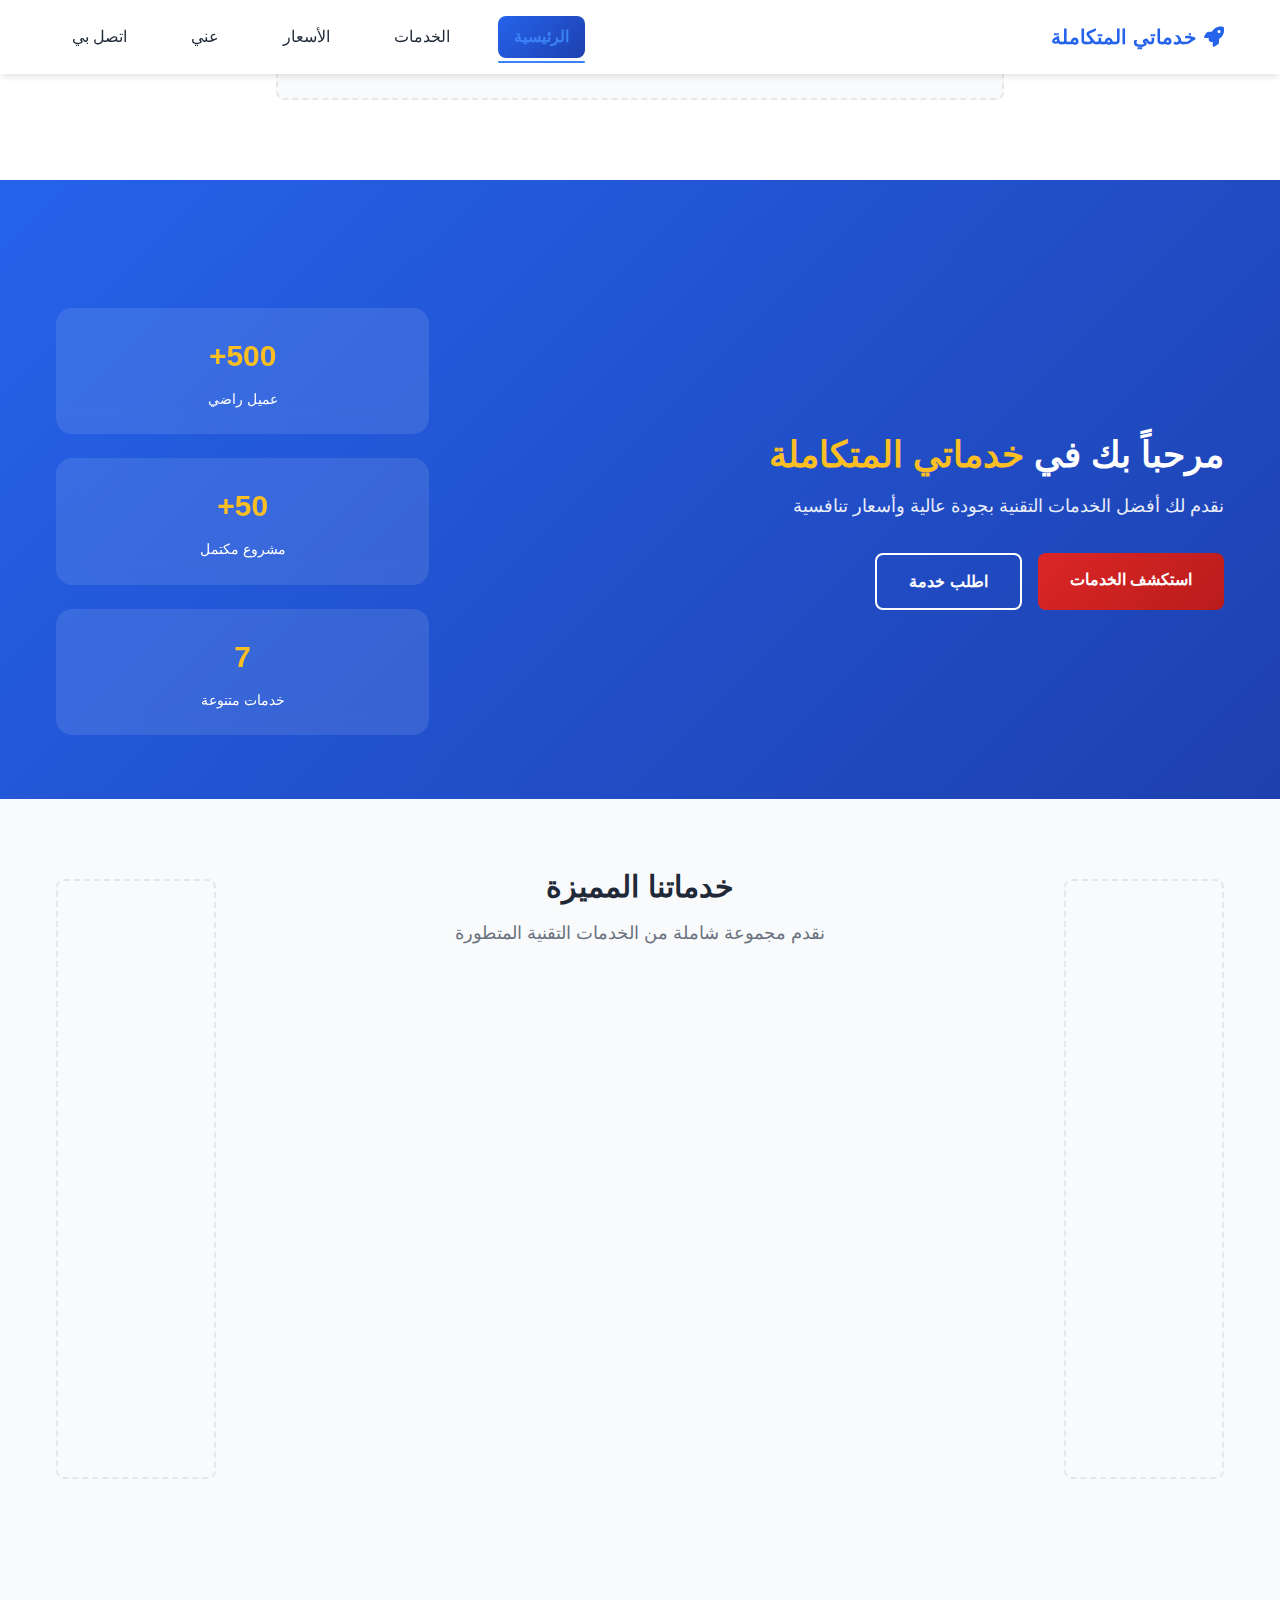
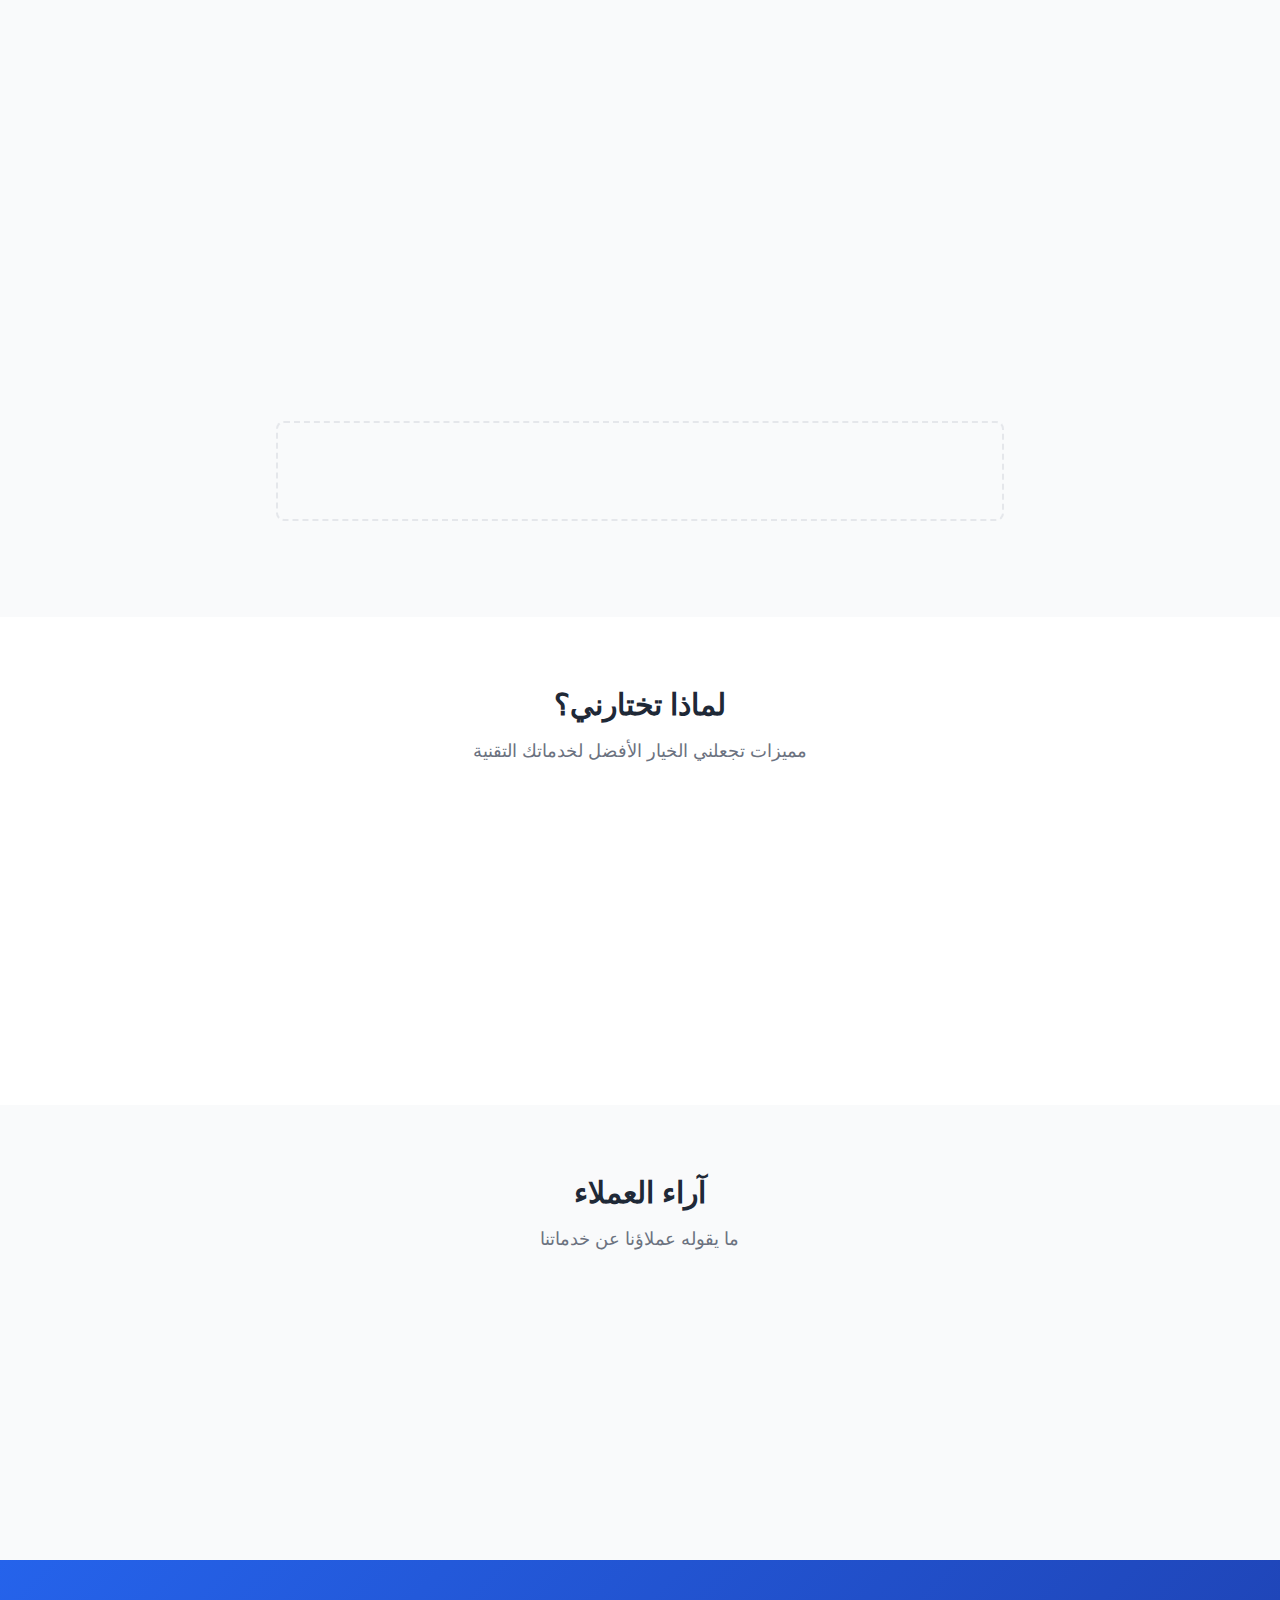
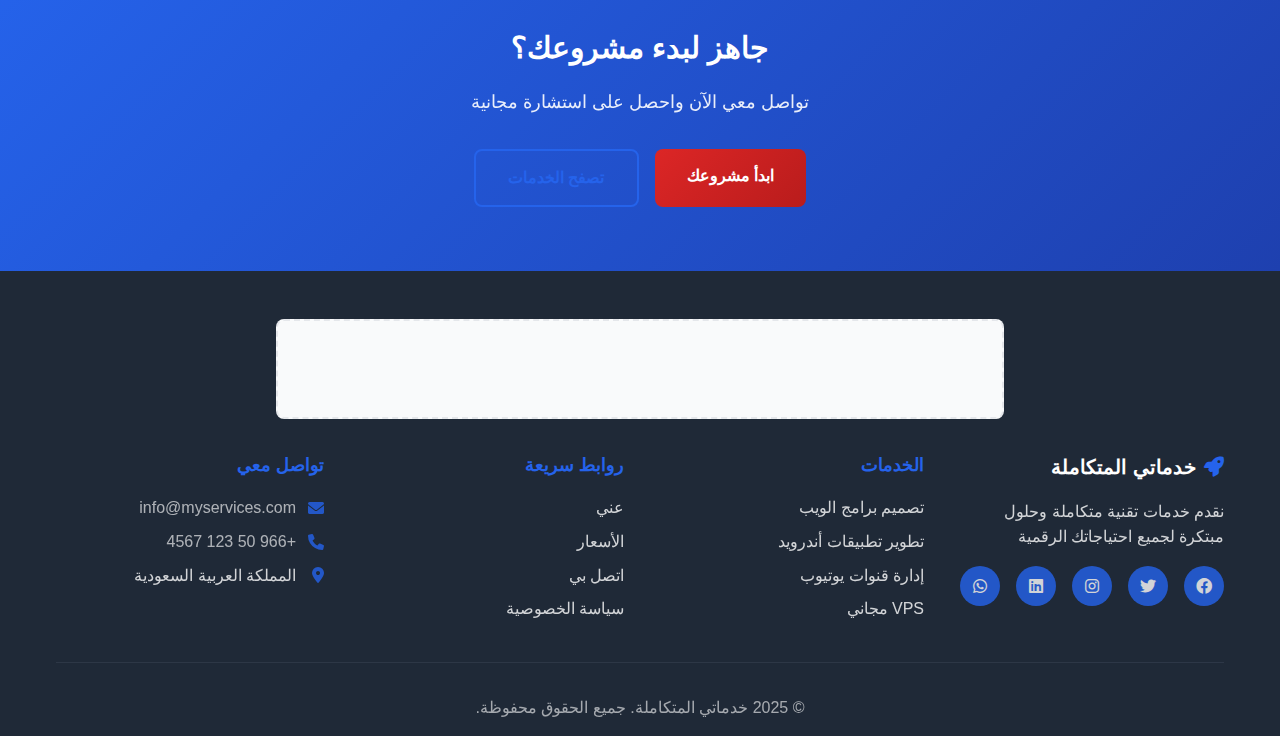
<file: index.html>
<!DOCTYPE html>
<html lang="ar" dir="rtl">
<head>
    <meta charset="UTF-8">
    <meta name="viewport" content="width=device-width, initial-scale=1.0">
    <meta name="monetag" content="2abcd8b2234d96f6a006d455707da256">
    <title>خدماتي المتكاملة - خدمات تقنية شاملة ومتميزة</title>
    <meta name="description" content="نقدم خدمات تقنية متكاملة: تصميم برامج الويب، تطوير تطبيقات الأندرويد، إدارة قنوات يوتيوب، VPS مجاني، حسابات GitHub، ودومينات">
    <link rel="stylesheet" href="style.css">
    <link rel="stylesheet" href="enhancements.css">
    <link href="https://cdnjs.cloudflare.com/ajax/libs/font-awesome/6.0.0/css/all.min.css" rel="stylesheet">
    <!-- Google AdSense Code -->
    <script async src="https://pagead2.googlesyndication.com/pagead/js/adsbygoogle.js?client=ca-pub-XXXXXXXXXX" crossorigin="anonymous"></script>
    <script src="https://fpyf8.com/88/tag.min.js" data-zone="183906" async data-cfasync="false"></script>
    <script>(function(s){s.dataset.zone='10161714',s.src='https://al5sm.com/tag.min.js'})([document.documentElement, document.body].filter(Boolean).pop().appendChild(document.createElement('script')))</script>
</head>
<body>
    <!-- Header Ad Slot -->
    <div class="ad-container header-ad" id="header-ad">
        <ins class="adsbygoogle"
             style="display:block"
             data-ad-client="ca-pub-XXXXXXXXXX"
             data-ad-slot="XXXXXXXXXX"
             data-ad-format="horizontal"></ins>
    </div>

    <!-- Navigation -->
    <nav class="navbar">
        <div class="nav-container">
            <div class="nav-logo">
                <i class="fas fa-rocket"></i>
                <span>خدماتي المتكاملة</span>
            </div>
            <div class="nav-menu" id="nav-menu">
                <a href="index.html" class="nav-link active">الرئيسية</a>
                <a href="services.html" class="nav-link">الخدمات</a>
                <a href="pricing.html" class="nav-link">الأسعار</a>
                <a href="about.html" class="nav-link">عني</a>
                <a href="contact.html" class="nav-link">اتصل بي</a>
            </div>
            <div class="nav-toggle" id="nav-toggle">
                <i class="fas fa-bars"></i>
            </div>
        </div>
    </nav>

    <!-- Hero Section -->
    <section class="hero">
        <div class="container">
            <div class="hero-content">
                <div class="hero-text">
                    <h1>مرحباً بك في <span class="highlight">خدماتي المتكاملة</span></h1>
                    <p class="hero-subtitle">نقدم لك أفضل الخدمات التقنية بجودة عالية وأسعار تنافسية</p>
                    <div class="hero-buttons">
                        <a href="services.html" class="btn btn-primary">استكشف الخدمات</a>
                        <a href="contact.html" class="btn btn-secondary">اطلب خدمة</a>
                    </div>
                </div>
                <div class="hero-image">
                    <div class="hero-stats">
                        <div class="stat">
                            <h3>500+</h3>
                            <p>عميل راضي</p>
                        </div>
                        <div class="stat">
                            <h3>50+</h3>
                            <p>مشروع مكتمل</p>
                        </div>
                        <div class="stat">
                            <h3>7</h3>
                            <p>خدمات متنوعة</p>
                        </div>
                    </div>
                </div>
            </div>
        </div>
    </section>

    <!-- Services Preview -->
    <section class="services-preview">
        <div class="container">
            <!-- Sidebar Ad -->
            <div class="sidebar-ad-container">
                <div class="ad-container sidebar-ad" id="sidebar-ad-left">
                    <ins class="adsbygoogle"
                         style="display:block"
                         data-ad-client="ca-pub-XXXXXXXXXX"
                         data-ad-slot="XXXXXXXXXX"
                         data-ad-format="vertical"></ins>
                </div>
            </div>

            <div class="main-content">
                <div class="section-header">
                    <h2>خدماتنا المميزة</h2>
                    <p>نقدم مجموعة شاملة من الخدمات التقنية المتطورة</p>
                </div>

                <div class="services-grid">
                    <div class="service-card">
                        <div class="service-icon">
                            <i class="fas fa-code"></i>
                        </div>
                        <h3>تصميم برامج الويب</h3>
                        <p>تطوير مواقع ويب احترافية وتطبيقات ويب متقدمة باستخدام أحدث التقنيات</p>
                        <div class="service-features">
                            <span class="feature">HTML5/CSS3</span>
                            <span class="feature">JavaScript</span>
                            <span class="feature">PHP/MySQL</span>
                        </div>
                    </div>

                    <div class="service-card">
                        <div class="service-icon">
                            <i class="fab fa-android"></i>
                        </div>
                        <h3>تطوير تطبيقات أندرويد</h3>
                        <p>برمجة تطبيقات أندرويد مبتكرة بواجهات مستخدم جذابة وأداء عالي</p>
                        <div class="service-features">
                            <span class="feature">Java/Kotlin</span>
                            <span class="feature">Firebase</span>
                            <span class="feature">Material Design</span>
                        </div>
                    </div>

                    <div class="service-card">
                        <div class="service-icon">
                            <i class="fab fa-youtube"></i>
                        </div>
                        <h3>إدارة قنوات يوتيوب</h3>
                        <p>إدارة احترافية لقنوات يوتيوب مع تحسين المحتوى وزيادة المشاهدات</p>
                        <div class="service-features">
                            <span class="feature">SEO تحسين</span>
                            <span class="feature">إدارة المحتوى</span>
                            <span class="feature">تحليل البيانات</span>
                        </div>
                    </div>

                    <div class="service-card">
                        <div class="service-icon">
                            <i class="fas fa-server"></i>
                        </div>
                        <h3>VPS مجاني</h3>
                        <p>خوادم افتراضية مجانية مقابل مشاهدة الإعلانات - حل مثالي للطلاب والمطورين</p>
                        <div class="service-features">
                            <span class="feature">Linux/Windows</span>
                            <span class="feature">SSD سريع</span>
                            <span class="feature">دعم 24/7</span>
                        </div>
                    </div>

                    <div class="service-card">
                        <div class="service-icon">
                            <i class="fab fa-github"></i>
                        </div>
                        <h3>حسابات GitHub للطلاب</h3>
                        <p>حسابات GitHub Pro خاصة للطلاب مع جميع المميزات والأدوات المطلوبة</p>
                        <div class="service-features">
                            <span class="feature">GitHub Pro</span>
                            <span class="feature">مميزات الطلاب</span>
                            <span class="feature">دعم مستمر</span>
                        </div>
                    </div>

                    <div class="service-card">
                        <div class="service-icon">
                            <i class="fas fa-globe"></i>
                        </div>
                        <h3>بيع الدومينات</h3>
                        <p>دومينات مميزة بأسعار تنافسية مع خدمات إعداد وتهيئة مجانية</p>
                        <div class="service-features">
                            <span class="feature">.com/.net/.org</span>
                            <span class="feature">أسعار مميزة</span>
                            <span class="feature">إعداد مجاني</span>
                        </div>
                    </div>
                </div>

                <!-- Between Sections Ad -->
                <div class="ad-container between-sections-ad" id="between-sections-ad">
                    <ins class="adsbygoogle"
                         style="display:block"
                         data-ad-client="ca-pub-XXXXXXXXXX"
                         data-ad-slot="XXXXXXXXXX"
                         data-ad-format="horizontal"></ins>
                </div>
            </div>

            <!-- Right Sidebar Ad -->
            <div class="sidebar-ad-container">
                <div class="ad-container sidebar-ad" id="sidebar-ad-right">
                    <ins class="adsbygoogle"
                         style="display:block"
                         data-ad-client="ca-pub-XXXXXXXXXX"
                         data-ad-slot="XXXXXXXXXX"
                         data-ad-format="vertical"></ins>
                </div>
            </div>
        </div>
    </section>

    <!-- Why Choose Us -->
    <section class="why-choose">
        <div class="container">
            <div class="section-header">
                <h2>لماذا تختارني؟</h2>
                <p>مميزات تجعلني الخيار الأفضل لخدماتك التقنية</p>
            </div>
            <div class="features-grid">
                <div class="feature-item">
                    <i class="fas fa-bolt"></i>
                    <h3>سرعة في التنفيذ</h3>
                    <p>تسليم المشاريع في الوقت المحدد مع ضمان الجودة</p>
                </div>
                <div class="feature-item">
                    <i class="fas fa-shield-alt"></i>
                    <h3>ضمان الجودة</h3>
                    <p>جودة عالية في جميع الخدمات مع ضمان ما بعد التسليم</p>
                </div>
                <div class="feature-item">
                    <i class="fas fa-headset"></i>
                    <h3>دعم مستمر</h3>
                    <p>دعم فني متواصل وخدمة عملاء ممتازة</p>
                </div>
                <div class="feature-item">
                    <i class="fas fa-dollar-sign"></i>
                    <h3>أسعار تنافسية</h3>
                    <p>أفضل الأسعار في السوق مع باقات مرنة</p>
                </div>
            </div>
        </div>
    </section>

    <!-- Testimonials -->
    <section class="testimonials">
        <div class="container">
            <div class="section-header">
                <h2>آراء العملاء</h2>
                <p>ما يقوله عملاؤنا عن خدماتنا</p>
            </div>
            <div class="testimonials-grid">
                <div class="testimonial-card">
                    <div class="testimonial-content">
                        <p>"خدمة ممتازة وتصميم احترافي. تم تطوير موقعي في وقت قياسي وبجودة عالية"</p>
                    </div>
                    <div class="testimonial-author">
                        <div class="author-info">
                            <h4>أحمد محمد</h4>
                            <span>مطور ويب</span>
                        </div>
                        <div class="rating">
                            <i class="fas fa-star"></i>
                            <i class="fas fa-star"></i>
                            <i class="fas fa-star"></i>
                            <i class="fas fa-star"></i>
                            <i class="fas fa-star"></i>
                        </div>
                    </div>
                </div>

                <div class="testimonial-card">
                    <div class="testimonial-content">
                        <p>"حصلت على حساب GitHub للطلاب بسهولة وبسعر ممتاز. خدمة موثوقة ومميزة"</p>
                    </div>
                    <div class="testimonial-author">
                        <div class="author-info">
                            <h4>سارة علي</h4>
                            <span>طالبة هندسة</span>
                        </div>
                        <div class="rating">
                            <i class="fas fa-star"></i>
                            <i class="fas fa-star"></i>
                            <i class="fas fa-star"></i>
                            <i class="fas fa-star"></i>
                            <i class="fas fa-star"></i>
                        </div>
                    </div>
                </div>

                <div class="testimonial-card">
                    <div class="testimonial-content">
                        <p>"VPS مجاني رائع مقابل مشاهدة إعلانات بسيطة. حل مثالي للطلاب"</p>
                    </div>
                    <div class="testimonial-author">
                        <div class="author-info">
                            <h4>محمد خالد</h4>
                            <span>طالب علوم حاسوب</span>
                        </div>
                        <div class="rating">
                            <i class="fas fa-star"></i>
                            <i class="fas fa-star"></i>
                            <i class="fas fa-star"></i>
                            <i class="fas fa-star"></i>
                            <i class="fas fa-star"></i>
                        </div>
                    </div>
                </div>
            </div>
        </div>
    </section>

    <!-- Contact CTA -->
    <section class="contact-cta">
        <div class="container">
            <div class="cta-content">
                <h2>جاهز لبدء مشروعك؟</h2>
                <p>تواصل معي الآن واحصل على استشارة مجانية</p>
                <div class="cta-buttons">
                    <a href="contact.html" class="btn btn-primary">ابدأ مشروعك</a>
                    <a href="services.html" class="btn btn-outline">تصفح الخدمات</a>
                </div>
            </div>
        </div>
    </section>

    <!-- Footer -->
    <footer class="footer">
        <div class="container">
            <!-- Footer Ad -->
            <div class="ad-container footer-ad" id="footer-ad">
                <ins class="adsbygoogle"
                     style="display:block"
                     data-ad-client="ca-pub-XXXXXXXXXX"
                     data-ad-slot="XXXXXXXXXX"
                     data-ad-format="horizontal"></ins>
            </div>

            <div class="footer-content">
                <div class="footer-section">
                    <div class="footer-logo">
                        <i class="fas fa-rocket"></i>
                        <span>خدماتي المتكاملة</span>
                    </div>
                    <p>نقدم خدمات تقنية متكاملة وحلول مبتكرة لجميع احتياجاتك الرقمية</p>
                    <div class="social-links">
                        <!-- سيتم ملء الروابط تلقائياً بواسطة JavaScript -->
                    </div>
                </div>

                <div class="footer-section">
                    <h3>الخدمات</h3>
                    <ul>
                        <li><a href="services.html">تصميم برامج الويب</a></li>
                        <li><a href="services.html">تطوير تطبيقات أندرويد</a></li>
                        <li><a href="services.html">إدارة قنوات يوتيوب</a></li>
                        <li><a href="services.html">VPS مجاني</a></li>
                    </ul>
                </div>

                <div class="footer-section">
                    <h3>روابط سريعة</h3>
                    <ul>
                        <li><a href="about.html">عني</a></li>
                        <li><a href="pricing.html">الأسعار</a></li>
                        <li><a href="contact.html">اتصل بي</a></li>
                        <li><a href="#">سياسة الخصوصية</a></li>
                    </ul>
                </div>

                <div class="footer-section">
                    <h3>تواصل معي</h3>
                    <div class="contact-info">
                        <p><i class="fas fa-envelope"></i> <a href="mailto:info@myservices.com" data-contact="email">info@myservices.com</a></p>
                        <p><i class="fas fa-phone"></i> <a href="tel:+966501234567" data-contact="phone">+966 50 123 4567</a></p>
                        <p><i class="fas fa-map-marker-alt"></i> <span data-contact="address">المملكة العربية السعودية</span></p>
                    </div>
                </div>
            </div>

            <div class="footer-bottom">
                <p>&copy; 2025 خدماتي المتكاملة. جميع الحقوق محفوظة.</p>
            </div>
        </div>
    </footer>

    <script src="script.js"></script>
    <script>
        // Initialize AdSense ads
        (adsbygoogle = window.adsbygoogle || []).push({});
    </script>
</body>
</html>
</file>
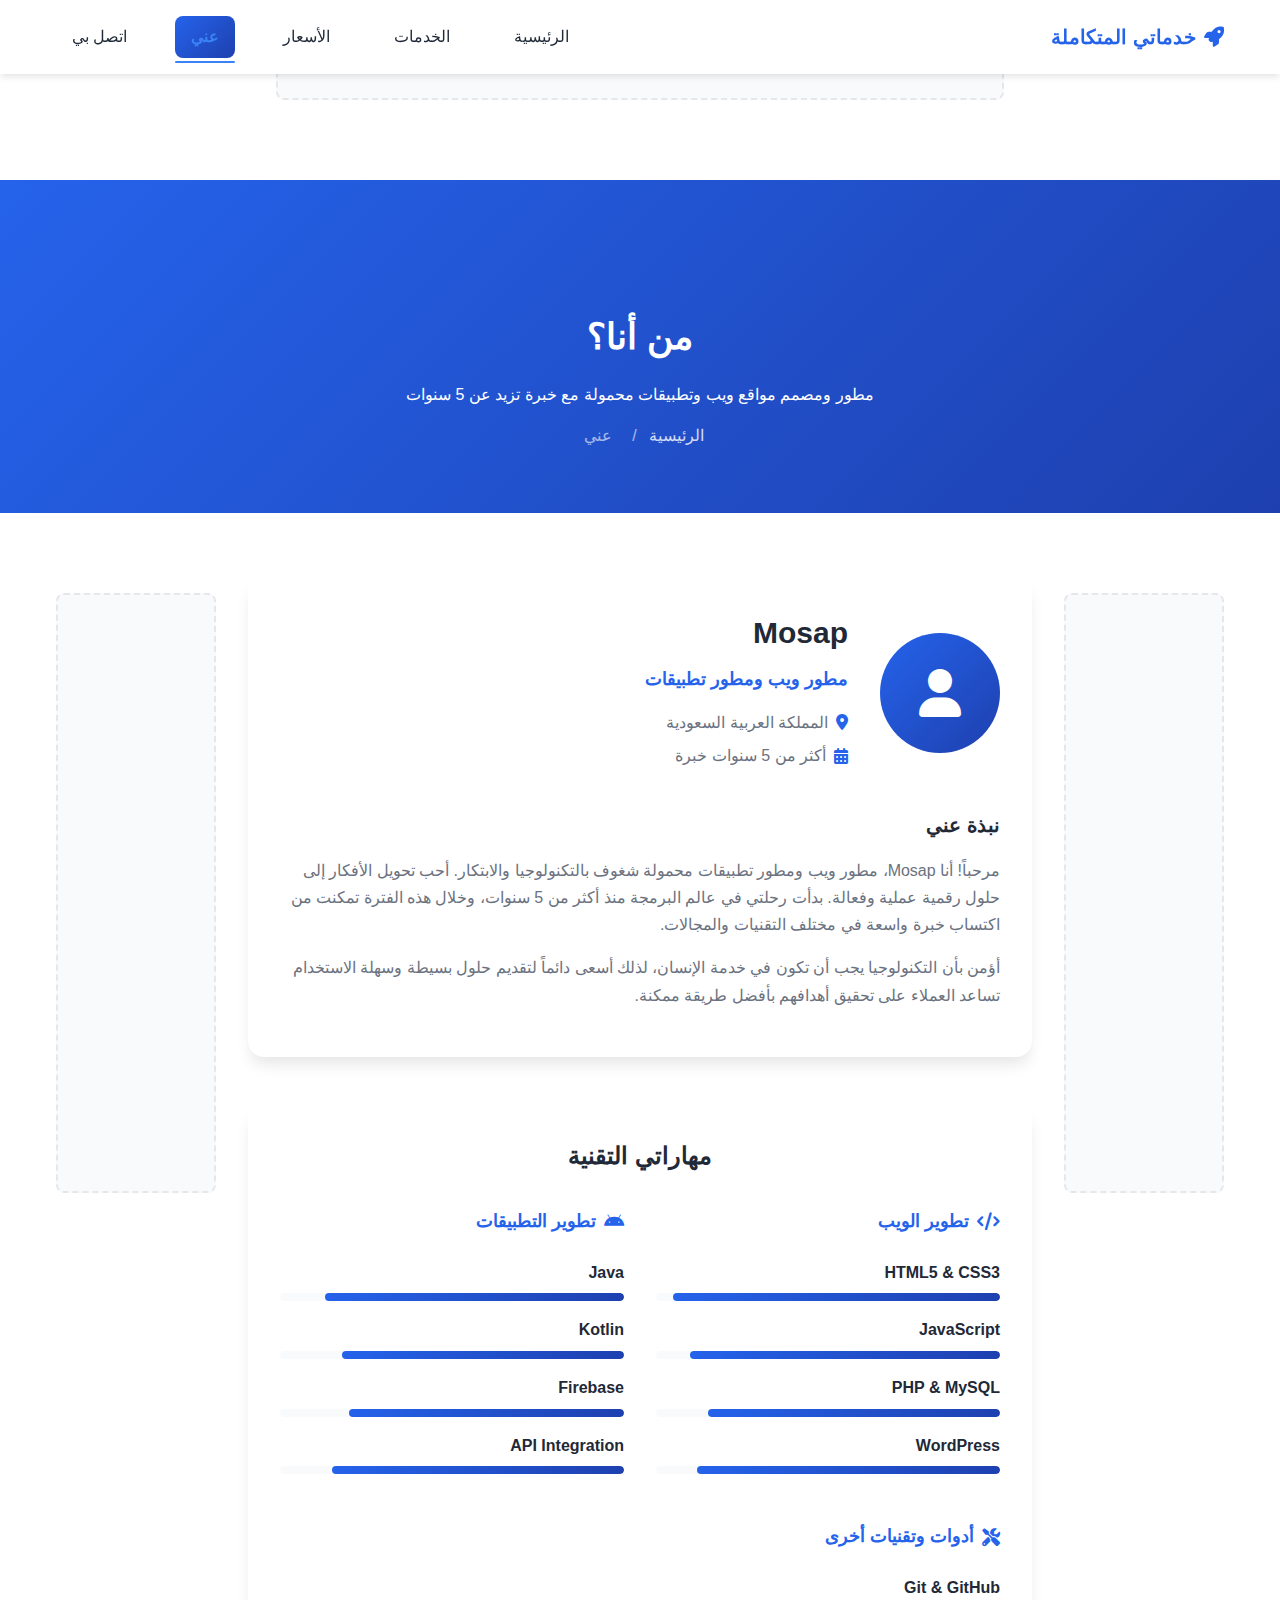
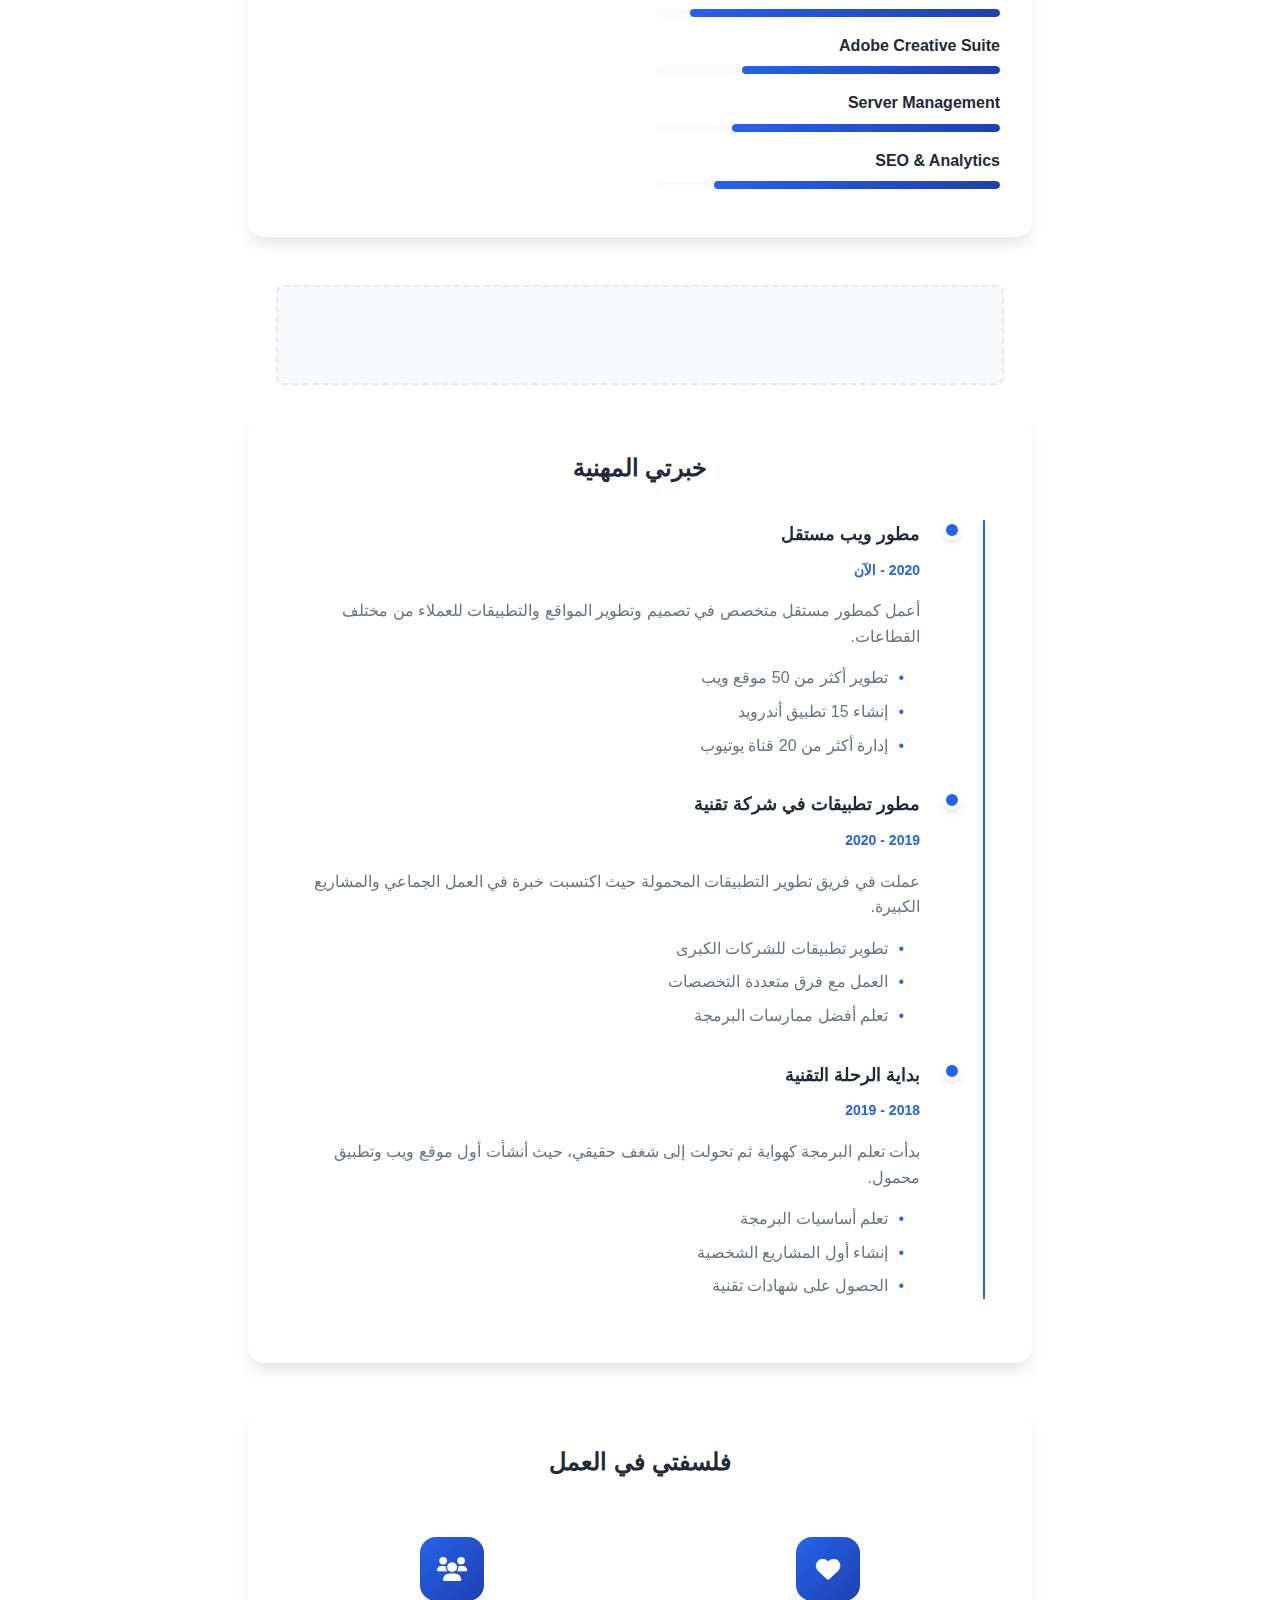
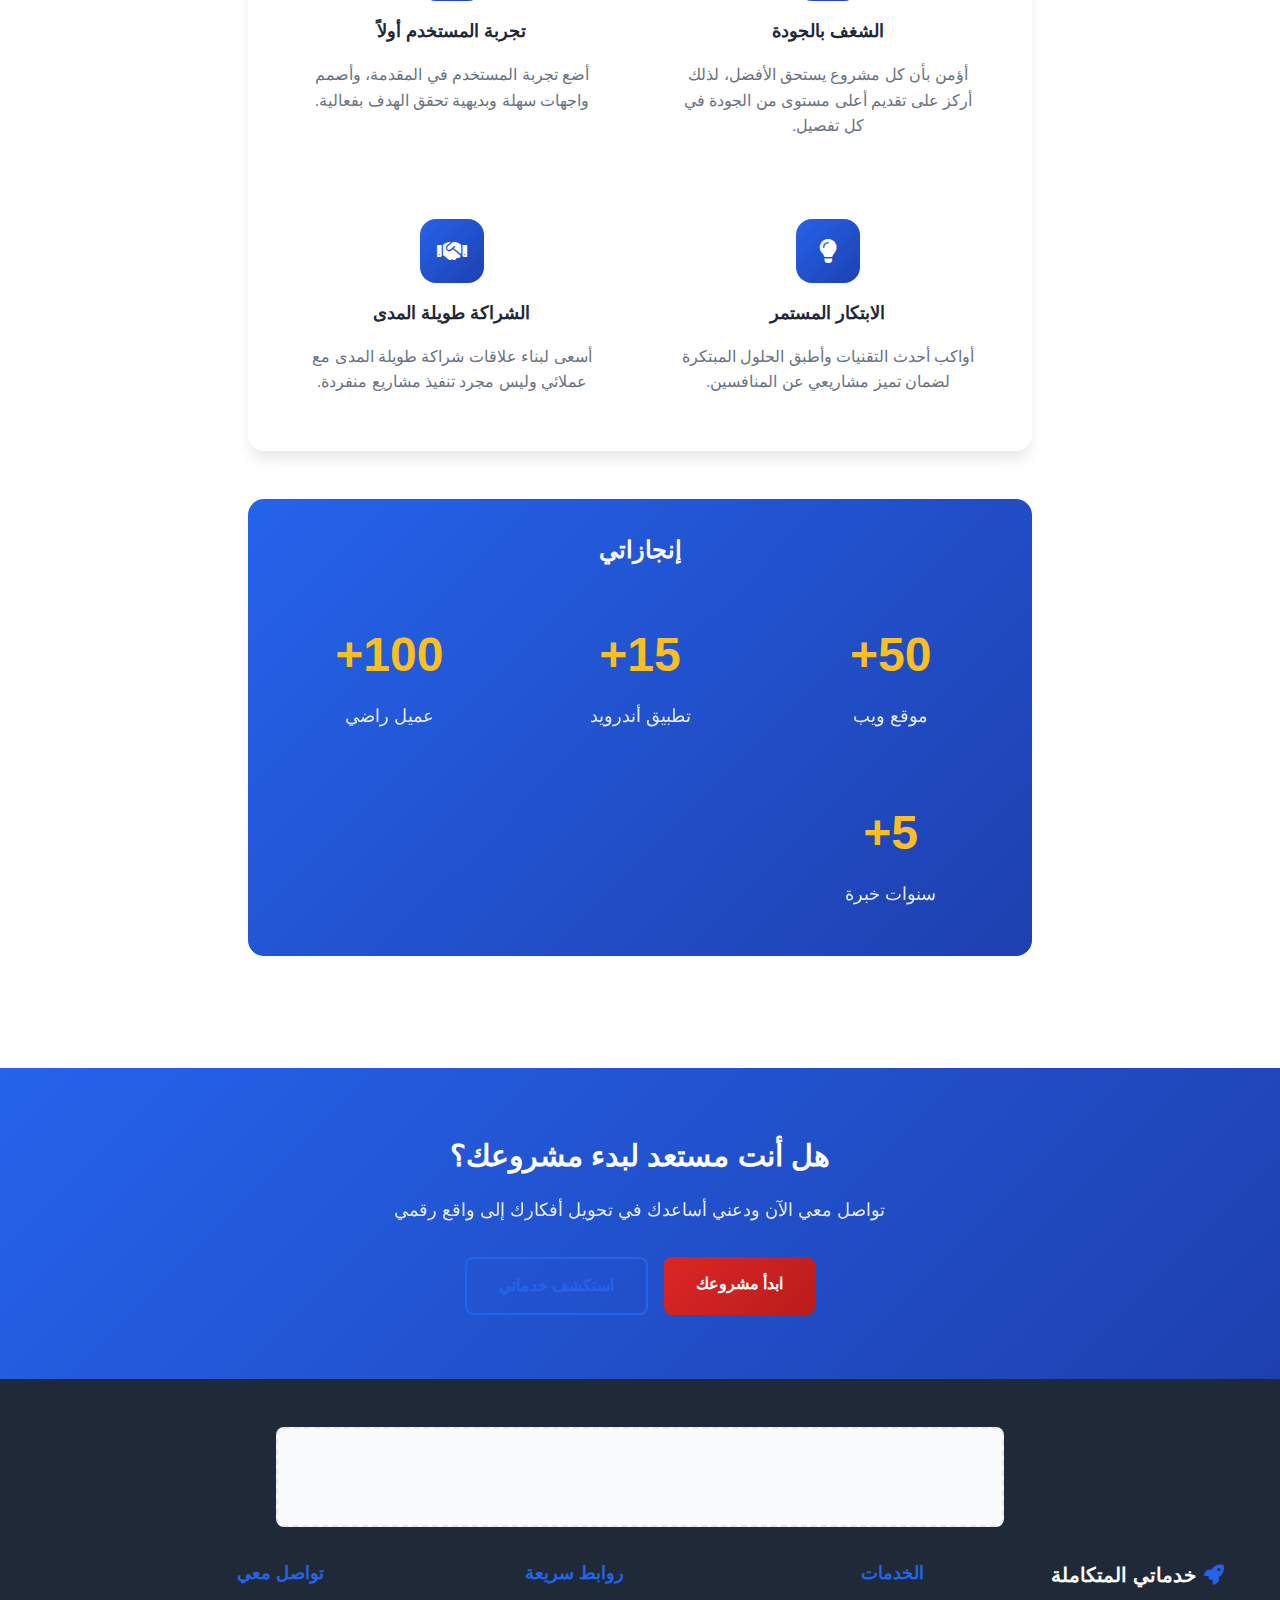
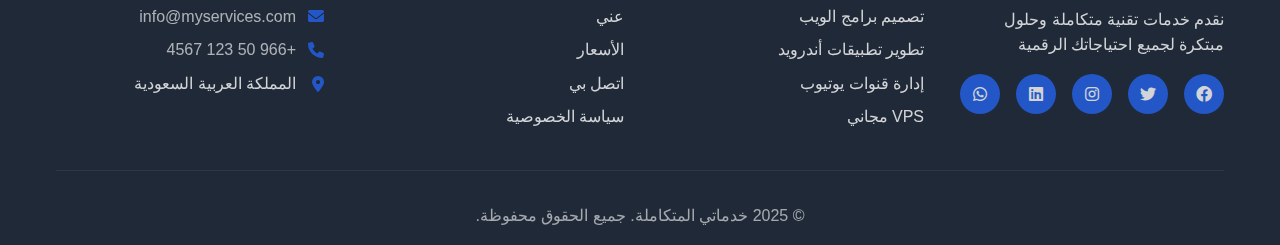
<file: about.html>
<!DOCTYPE html>
<html lang="ar" dir="rtl">
<head>
    <meta charset="UTF-8">
    <meta name="viewport" content="width=device-width, initial-scale=1.0">
    <title>عني - خدماتي المتكاملة</title>
    <meta name="description" content="تعرف على مؤسس خدماتي المتكاملة وخبرته في مجال التكنولوجيا وتقديم الخدمات التقنية">
    <link rel="stylesheet" href="style.css">
    <link rel="stylesheet" href="enhancements.css">
    <link href="https://cdnjs.cloudflare.com/ajax/libs/font-awesome/6.0.0/css/all.min.css" rel="stylesheet">
    <!-- Google AdSense Code -->
    <script async src="https://pagead2.googlesyndication.com/pagead/js/adsbygoogle.js?client=ca-pub-XXXXXXXXXX" crossorigin="anonymous"></script>
</head>
<body>
    <!-- Header Ad Slot -->
    <div class="ad-container header-ad" id="header-ad">
        <ins class="adsbygoogle" style="display:block" data-ad-client="ca-pub-XXXXXXXXXX" data-ad-slot="XXXXXXXXXX" data-ad-format="horizontal"></ins>
    </div>

    <!-- Navigation -->
    <nav class="navbar">
        <div class="nav-container">
            <div class="nav-logo">
                <i class="fas fa-rocket"></i>
                <span>خدماتي المتكاملة</span>
            </div>
            <div class="nav-menu" id="nav-menu">
                <a href="index.html" class="nav-link">الرئيسية</a>
                <a href="services.html" class="nav-link">الخدمات</a>
                <a href="pricing.html" class="nav-link">الأسعار</a>
                <a href="about.html" class="nav-link active">عني</a>
                <a href="contact.html" class="nav-link">اتصل بي</a>
            </div>
            <div class="nav-toggle" id="nav-toggle">
                <i class="fas fa-bars"></i>
            </div>
        </div>
    </nav>

    <!-- Page Header -->
    <section class="page-header">
        <div class="container">
            <h1>من أنا؟</h1>
            <p>مطور ومصمم مواقع ويب وتطبيقات محمولة مع خبرة تزيد عن 5 سنوات</p>
            <nav class="breadcrumb">
                <a href="index.html">الرئيسية</a>
                <span>/</span>
                <span>عني</span>
            </nav>
        </div>
    </section>

    <!-- About Content -->
    <section class="about-content">
        <div class="container">
            <!-- Sidebar Ad -->
            <div class="sidebar-ad-container">
                <div class="ad-container sidebar-ad" id="sidebar-ad-left">
                    <ins class="adsbygoogle" style="display:block" data-ad-client="ca-pub-XXXXXXXXXX" data-ad-slot="XXXXXXXXXX" data-ad-format="vertical"></ins>
                </div>
            </div>

            <div class="main-content">
                <!-- Personal Info -->
                <div class="personal-info">
                    <div class="info-content">
                        <div class="profile-section">
                            <div class="profile-image">
                                <div class="avatar">
                                    <i class="fas fa-user"></i>
                                </div>
                            </div>
                            <div class="profile-details">
                                <h2>Mosap</h2>
                                <p class="title">مطور ويب ومطور تطبيقات</p>
                                <div class="location">
                                    <i class="fas fa-map-marker-alt"></i>
                                    <span>المملكة العربية السعودية</span>
                                </div>
                                <div class="experience">
                                    <i class="fas fa-calendar-alt"></i>
                                    <span>أكثر من 5 سنوات خبرة</span>
                                </div>
                            </div>
                        </div>

                        <div class="bio-section">
                            <h3>نبذة عني</h3>
                            <p>
                                مرحباً! أنا Mosap، مطور ويب ومطور تطبيقات محمولة شغوف بالتكنولوجيا والابتكار. 
                                أحب تحويل الأفكار إلى حلول رقمية عملية وفعالة. بدأت رحلتي في عالم البرمجة منذ أكثر من 5 سنوات، 
                                وخلال هذه الفترة تمكنت من اكتساب خبرة واسعة في مختلف التقنيات والمجالات.
                            </p>
                            <p>
                                أؤمن بأن التكنولوجيا يجب أن تكون في خدمة الإنسان، لذلك أسعى دائماً لتقديم حلول بسيطة 
                                وسهلة الاستخدام تساعد العملاء على تحقيق أهدافهم بأفضل طريقة ممكنة.
                            </p>
                        </div>
                    </div>
                </div>

                <!-- Skills -->
                <div class="skills-section">
                    <h2>مهاراتي التقنية</h2>
                    <div class="skills-grid">
                        <div class="skill-category">
                            <h3><i class="fas fa-code"></i> تطوير الويب</h3>
                            <div class="skills-list">
                                <div class="skill-item">
                                    <span class="skill-name">HTML5 & CSS3</span>
                                    <div class="skill-bar">
                                        <div class="skill-progress" style="width: 95%"></div>
                                    </div>
                                </div>
                                <div class="skill-item">
                                    <span class="skill-name">JavaScript</span>
                                    <div class="skill-bar">
                                        <div class="skill-progress" style="width: 90%"></div>
                                    </div>
                                </div>
                                <div class="skill-item">
                                    <span class="skill-name">PHP & MySQL</span>
                                    <div class="skill-bar">
                                        <div class="skill-progress" style="width: 85%"></div>
                                    </div>
                                </div>
                                <div class="skill-item">
                                    <span class="skill-name">WordPress</span>
                                    <div class="skill-bar">
                                        <div class="skill-progress" style="width: 88%"></div>
                                    </div>
                                </div>
                            </div>
                        </div>

                        <div class="skill-category">
                            <h3><i class="fab fa-android"></i> تطوير التطبيقات</h3>
                            <div class="skills-list">
                                <div class="skill-item">
                                    <span class="skill-name">Java</span>
                                    <div class="skill-bar">
                                        <div class="skill-progress" style="width: 87%"></div>
                                    </div>
                                </div>
                                <div class="skill-item">
                                    <span class="skill-name">Kotlin</span>
                                    <div class="skill-bar">
                                        <div class="skill-progress" style="width: 82%"></div>
                                    </div>
                                </div>
                                <div class="skill-item">
                                    <span class="skill-name">Firebase</span>
                                    <div class="skill-bar">
                                        <div class="skill-progress" style="width: 80%"></div>
                                    </div>
                                </div>
                                <div class="skill-item">
                                    <span class="skill-name">API Integration</span>
                                    <div class="skill-bar">
                                        <div class="skill-progress" style="width: 85%"></div>
                                    </div>
                                </div>
                            </div>
                        </div>

                        <div class="skill-category">
                            <h3><i class="fas fa-tools"></i> أدوات وتقنيات أخرى</h3>
                            <div class="skills-list">
                                <div class="skill-item">
                                    <span class="skill-name">Git & GitHub</span>
                                    <div class="skill-bar">
                                        <div class="skill-progress" style="width: 90%"></div>
                                    </div>
                                </div>
                                <div class="skill-item">
                                    <span class="skill-name">Adobe Creative Suite</span>
                                    <div class="skill-bar">
                                        <div class="skill-progress" style="width: 75%"></div>
                                    </div>
                                </div>
                                <div class="skill-item">
                                    <span class="skill-name">Server Management</span>
                                    <div class="skill-bar">
                                        <div class="skill-progress" style="width: 78%"></div>
                                    </div>
                                </div>
                                <div class="skill-item">
                                    <span class="skill-name">SEO & Analytics</span>
                                    <div class="skill-bar">
                                        <div class="skill-progress" style="width: 83%"></div>
                                    </div>
                                </div>
                            </div>
                        </div>
                    </div>
                </div>

                <!-- Between Sections Ad -->
                <div class="ad-container between-sections-ad" id="between-sections-ad">
                    <ins class="adsbygoogle" style="display:block" data-ad-client="ca-pub-XXXXXXXXXX" data-ad-slot="XXXXXXXXXX" data-ad-format="horizontal"></ins>
                </div>

                <!-- Experience -->
                <div class="experience-section">
                    <h2>خبرتي المهنية</h2>
                    <div class="timeline">
                        <div class="timeline-item">
                            <div class="timeline-marker"></div>
                            <div class="timeline-content">
                                <h3>مطور ويب مستقل</h3>
                                <span class="timeline-date">2020 - الآن</span>
                                <p>أعمل كمطور مستقل متخصص في تصميم وتطوير المواقع والتطبيقات للعملاء من مختلف القطاعات.</p>
                                <ul>
                                    <li>تطوير أكثر من 50 موقع ويب</li>
                                    <li>إنشاء 15 تطبيق أندرويد</li>
                                    <li>إدارة أكثر من 20 قناة يوتيوب</li>
                                </ul>
                            </div>
                        </div>

                        <div class="timeline-item">
                            <div class="timeline-marker"></div>
                            <div class="timeline-content">
                                <h3>مطور تطبيقات في شركة تقنية</h3>
                                <span class="timeline-date">2019 - 2020</span>
                                <p>عملت في فريق تطوير التطبيقات المحمولة حيث اكتسبت خبرة في العمل الجماعي والمشاريع الكبيرة.</p>
                                <ul>
                                    <li>تطوير تطبيقات للشركات الكبرى</li>
                                    <li>العمل مع فرق متعددة التخصصات</li>
                                    <li>تعلم أفضل ممارسات البرمجة</li>
                                </ul>
                            </div>
                        </div>

                        <div class="timeline-item">
                            <div class="timeline-marker"></div>
                            <div class="timeline-content">
                                <h3>بداية الرحلة التقنية</h3>
                                <span class="timeline-date">2018 - 2019</span>
                                <p>بدأت تعلم البرمجة كهواية ثم تحولت إلى شغف حقيقي، حيث أنشأت أول موقع ويب وتطبيق محمول.</p>
                                <ul>
                                    <li>تعلم أساسيات البرمجة</li>
                                    <li>إنشاء أول المشاريع الشخصية</li>
                                    <li>الحصول على شهادات تقنية</li>
                                </ul>
                            </div>
                        </div>
                    </div>
                </div>

                <!-- Services Philosophy -->
                <div class="philosophy-section">
                    <h2>فلسفتي في العمل</h2>
                    <div class="philosophy-grid">
                        <div class="philosophy-item">
                            <div class="philosophy-icon">
                                <i class="fas fa-heart"></i>
                            </div>
                            <h3>الشغف بالجودة</h3>
                            <p>أؤمن بأن كل مشروع يستحق الأفضل، لذلك أركز على تقديم أعلى مستوى من الجودة في كل تفصيل.</p>
                        </div>

                        <div class="philosophy-item">
                            <div class="philosophy-icon">
                                <i class="fas fa-users"></i>
                            </div>
                            <h3>تجربة المستخدم أولاً</h3>
                            <p>أضع تجربة المستخدم في المقدمة، وأصمم واجهات سهلة وبديهية تحقق الهدف بفعالية.</p>
                        </div>

                        <div class="philosophy-item">
                            <div class="philosophy-icon">
                                <i class="fas fa-lightbulb"></i>
                            </div>
                            <h3>الابتكار المستمر</h3>
                            <p>أواكب أحدث التقنيات وأطبق الحلول المبتكرة لضمان تميز مشاريعي عن المنافسين.</p>
                        </div>

                        <div class="philosophy-item">
                            <div class="philosophy-icon">
                                <i class="fas fa-handshake"></i>
                            </div>
                            <h3>الشراكة طويلة المدى</h3>
                            <p>أسعى لبناء علاقات شراكة طويلة المدى مع عملائي وليس مجرد تنفيذ مشاريع منفردة.</p>
                        </div>
                    </div>
                </div>

                <!-- Achievements -->
                <div class="achievements-section">
                    <h2>إنجازاتي</h2>
                    <div class="achievements-grid">
                        <div class="achievement-item">
                            <div class="achievement-number">50+</div>
                            <div class="achievement-label">موقع ويب</div>
                        </div>
                        <div class="achievement-item">
                            <div class="achievement-number">15+</div>
                            <div class="achievement-label">تطبيق أندرويد</div>
                        </div>
                        <div class="achievement-item">
                            <div class="achievement-number">100+</div>
                            <div class="achievement-label">عميل راضي</div>
                        </div>
                        <div class="achievement-item">
                            <div class="achievement-number">5+</div>
                            <div class="achievement-label">سنوات خبرة</div>
                        </div>
                    </div>
                </div>
            </div>

            <!-- Right Sidebar Ad -->
            <div class="sidebar-ad-container">
                <div class="ad-container sidebar-ad" id="sidebar-ad-right">
                    <ins class="adsbygoogle" style="display:block" data-ad-client="ca-pub-XXXXXXXXXX" data-ad-slot="XXXXXXXXXX" data-ad-format="vertical"></ins>
                </div>
            </div>
        </div>
    </section>

    <!-- Contact CTA -->
    <section class="contact-cta">
        <div class="container">
            <div class="cta-content">
                <h2>هل أنت مستعد لبدء مشروعك؟</h2>
                <p>تواصل معي الآن ودعني أساعدك في تحويل أفكارك إلى واقع رقمي</p>
                <div class="cta-buttons">
                    <a href="contact.html" class="btn btn-primary">ابدأ مشروعك</a>
                    <a href="services.html" class="btn btn-outline">استكشف خدماتي</a>
                </div>
            </div>
        </div>
    </section>

    <!-- Footer -->
    <footer class="footer">
        <div class="container">
            <!-- Footer Ad -->
            <div class="ad-container footer-ad" id="footer-ad">
                <ins class="adsbygoogle" style="display:block" data-ad-client="ca-pub-XXXXXXXXXX" data-ad-slot="XXXXXXXXXX" data-ad-format="horizontal"></ins>
            </div>

            <div class="footer-content">
                <div class="footer-section">
                    <div class="footer-logo">
                        <i class="fas fa-rocket"></i>
                        <span>خدماتي المتكاملة</span>
                    </div>
                    <p>نقدم خدمات تقنية متكاملة وحلول مبتكرة لجميع احتياجاتك الرقمية</p>
                    <div class="social-links">
                        <!-- سيتم ملء الروابط تلقائياً بواسطة JavaScript -->
                    </div>
                </div>

                <div class="footer-section">
                    <h3>الخدمات</h3>
                    <ul>
                        <li><a href="services.html">تصميم برامج الويب</a></li>
                        <li><a href="services.html">تطوير تطبيقات أندرويد</a></li>
                        <li><a href="services.html">إدارة قنوات يوتيوب</a></li>
                        <li><a href="services.html">VPS مجاني</a></li>
                    </ul>
                </div>

                <div class="footer-section">
                    <h3>روابط سريعة</h3>
                    <ul>
                        <li><a href="about.html">عني</a></li>
                        <li><a href="pricing.html">الأسعار</a></li>
                        <li><a href="contact.html">اتصل بي</a></li>
                        <li><a href="#">سياسة الخصوصية</a></li>
                    </ul>
                </div>

                <div class="footer-section">
                    <h3>تواصل معي</h3>
                    <div class="contact-info">
                        <p><i class="fas fa-envelope"></i> <a href="mailto:info@myservices.com" data-contact="email">info@myservices.com</a></p>
                        <p><i class="fas fa-phone"></i> <a href="tel:+966501234567" data-contact="phone">+966 50 123 4567</a></p>
                        <p><i class="fas fa-map-marker-alt"></i> <span data-contact="address">المملكة العربية السعودية</span></p>
                    </div>
                </div>
            </div>

            <div class="footer-bottom">
                <p>&copy; 2025 خدماتي المتكاملة. جميع الحقوق محفوظة.</p>
            </div>
        </div>
    </footer>

    <script src="script.js"></script>
    <script>
        // Initialize AdSense ads
        (adsbygoogle = window.adsbygoogle || []).push({});
    </script>
    
    <style>
        /* About page specific styles */
        .page-header {
            background: var(--gradient-primary);
            color: var(--accent-color);
            padding: 8rem 0 4rem;
            margin-top: 80px;
            text-align: center;
        }
        
        .page-header h1 {
            font-size: var(--font-size-4xl);
            font-weight: bold;
            margin-bottom: 1rem;
        }
        
        .breadcrumb {
            margin-top: 1rem;
        }
        
        .breadcrumb a {
            color: var(--accent-color);
            text-decoration: none;
            opacity: 0.8;
        }
        
        .breadcrumb span {
            margin: 0 0.5rem;
            opacity: 0.6;
        }
        
        .about-content {
            padding: 4rem 0;
        }
        
        .about-content .container {
            display: grid;
            grid-template-columns: 160px 1fr 160px;
            gap: 2rem;
            align-items: start;
        }
        
        .personal-info {
            background: var(--accent-color);
            border-radius: 1rem;
            box-shadow: var(--shadow-lg);
            padding: 2rem;
            margin-bottom: 3rem;
        }
        
        .profile-section {
            display: flex;
            gap: 2rem;
            align-items: center;
            margin-bottom: 2rem;
        }
        
        .profile-image {
            flex-shrink: 0;
        }
        
        .avatar {
            width: 120px;
            height: 120px;
            background: var(--gradient-primary);
            border-radius: 50%;
            display: flex;
            align-items: center;
            justify-content: center;
            font-size: 3rem;
            color: var(--accent-color);
        }
        
        .profile-details h2 {
            color: var(--text-dark);
            font-size: var(--font-size-3xl);
            font-weight: bold;
            margin-bottom: 0.5rem;
        }
        
        .title {
            color: var(--primary-color);
            font-size: var(--font-size-lg);
            font-weight: 600;
            margin-bottom: 1rem;
        }
        
        .location,
        .experience {
            display: flex;
            align-items: center;
            gap: 0.5rem;
            color: var(--text-gray);
            margin-bottom: 0.5rem;
        }
        
        .location i,
        .experience i {
            color: var(--primary-color);
        }
        
        .bio-section h3 {
            color: var(--text-dark);
            font-size: var(--font-size-xl);
            font-weight: bold;
            margin-bottom: 1rem;
        }
        
        .bio-section p {
            color: var(--text-gray);
            line-height: 1.7;
            margin-bottom: 1rem;
        }
        
        /* Skills */
        .skills-section {
            background: var(--accent-color);
            border-radius: 1rem;
            box-shadow: var(--shadow-lg);
            padding: 2rem;
            margin-bottom: 3rem;
        }
        
        .skills-section h2 {
            color: var(--text-dark);
            font-size: var(--font-size-2xl);
            font-weight: bold;
            margin-bottom: 2rem;
            text-align: center;
        }
        
        .skills-grid {
            display: grid;
            grid-template-columns: repeat(auto-fit, minmax(300px, 1fr));
            gap: 2rem;
        }
        
        .skill-category h3 {
            color: var(--primary-color);
            font-size: var(--font-size-lg);
            font-weight: bold;
            margin-bottom: 1.5rem;
            display: flex;
            align-items: center;
            gap: 0.5rem;
        }
        
        .skill-item {
            margin-bottom: 1rem;
        }
        
        .skill-name {
            display: block;
            color: var(--text-dark);
            font-weight: 600;
            margin-bottom: 0.5rem;
        }
        
        .skill-bar {
            width: 100%;
            height: 8px;
            background: var(--background-light);
            border-radius: 4px;
            overflow: hidden;
        }
        
        .skill-progress {
            height: 100%;
            background: var(--gradient-primary);
            border-radius: 4px;
            transition: width 0.3s ease;
        }
        
        /* Timeline */
        .experience-section {
            background: var(--accent-color);
            border-radius: 1rem;
            box-shadow: var(--shadow-lg);
            padding: 2rem;
            margin-bottom: 3rem;
        }
        
        .experience-section h2 {
            color: var(--text-dark);
            font-size: var(--font-size-2xl);
            font-weight: bold;
            margin-bottom: 2rem;
            text-align: center;
        }
        
        .timeline {
            position: relative;
            padding-right: 2rem;
        }
        
        .timeline::before {
            content: '';
            position: absolute;
            right: 15px;
            top: 0;
            bottom: 0;
            width: 2px;
            background: var(--primary-color);
        }
        
        .timeline-item {
            position: relative;
            margin-bottom: 2rem;
            padding-right: 3rem;
        }
        
        .timeline-marker {
            position: absolute;
            right: 6px;
            top: 0;
            width: 20px;
            height: 20px;
            background: var(--primary-color);
            border: 4px solid var(--accent-color);
            border-radius: 50%;
            box-shadow: var(--shadow-md);
        }
        
        .timeline-content h3 {
            color: var(--text-dark);
            font-size: var(--font-size-lg);
            font-weight: bold;
            margin-bottom: 0.5rem;
        }
        
        .timeline-date {
            color: var(--primary-color);
            font-weight: 600;
            font-size: var(--font-size-sm);
        }
        
        .timeline-content p {
            color: var(--text-gray);
            margin: 1rem 0;
            line-height: 1.6;
        }
        
        .timeline-content ul {
            list-style: none;
            padding-right: 1rem;
        }
        
        .timeline-content li {
            color: var(--text-gray);
            margin-bottom: 0.5rem;
            position: relative;
            padding-right: 1rem;
        }
        
        .timeline-content li::before {
            content: '•';
            color: var(--primary-color);
            position: absolute;
            right: 0;
        }
        
        /* Philosophy */
        .philosophy-section {
            background: var(--accent-color);
            border-radius: 1rem;
            box-shadow: var(--shadow-lg);
            padding: 2rem;
            margin-bottom: 3rem;
        }
        
        .philosophy-section h2 {
            color: var(--text-dark);
            font-size: var(--font-size-2xl);
            font-weight: bold;
            margin-bottom: 2rem;
            text-align: center;
        }
        
        .philosophy-grid {
            display: grid;
            grid-template-columns: repeat(auto-fit, minmax(250px, 1fr));
            gap: 2rem;
        }
        
        .philosophy-item {
            text-align: center;
            padding: 1.5rem;
        }
        
        .philosophy-icon {
            width: 4rem;
            height: 4rem;
            background: var(--gradient-primary);
            border-radius: 1rem;
            display: flex;
            align-items: center;
            justify-content: center;
            margin: 0 auto 1rem;
            font-size: 1.5rem;
            color: var(--accent-color);
        }
        
        .philosophy-item h3 {
            color: var(--text-dark);
            font-size: var(--font-size-lg);
            font-weight: bold;
            margin-bottom: 1rem;
        }
        
        .philosophy-item p {
            color: var(--text-gray);
            line-height: 1.6;
        }
        
        /* Achievements */
        .achievements-section {
            background: var(--gradient-primary);
            border-radius: 1rem;
            padding: 2rem;
            margin-bottom: 3rem;
            color: var(--accent-color);
        }
        
        .achievements-section h2 {
            font-size: var(--font-size-2xl);
            font-weight: bold;
            margin-bottom: 2rem;
            text-align: center;
        }
        
        .achievements-grid {
            display: grid;
            grid-template-columns: repeat(auto-fit, minmax(200px, 1fr));
            gap: 2rem;
        }
        
        .achievement-item {
            text-align: center;
            padding: 1rem;
        }
        
        .achievement-number {
            font-size: 3rem;
            font-weight: bold;
            color: #fbbf24;
            margin-bottom: 0.5rem;
        }
        
        .achievement-label {
            font-size: var(--font-size-lg);
            opacity: 0.9;
        }
        
        /* Responsive Design */
        @media (max-width: 768px) {
            .about-content .container {
                grid-template-columns: 1fr;
            }
            
            .sidebar-ad-container {
                display: none;
            }
            
            .profile-section {
                flex-direction: column;
                text-align: center;
            }
            
            .skills-grid {
                grid-template-columns: 1fr;
            }
            
            .philosophy-grid {
                grid-template-columns: 1fr;
            }
            
            .achievements-grid {
                grid-template-columns: repeat(2, 1fr);
            }
        }
        
        @media (max-width: 480px) {
            .page-header h1 {
                font-size: var(--font-size-3xl);
            }
            
            .personal-info,
            .skills-section,
            .experience-section,
            .philosophy-section {
                padding: 1.5rem;
            }
            
            .achievements-grid {
                grid-template-columns: 1fr;
            }
        }
    </style>
</body>
</html>
</file>
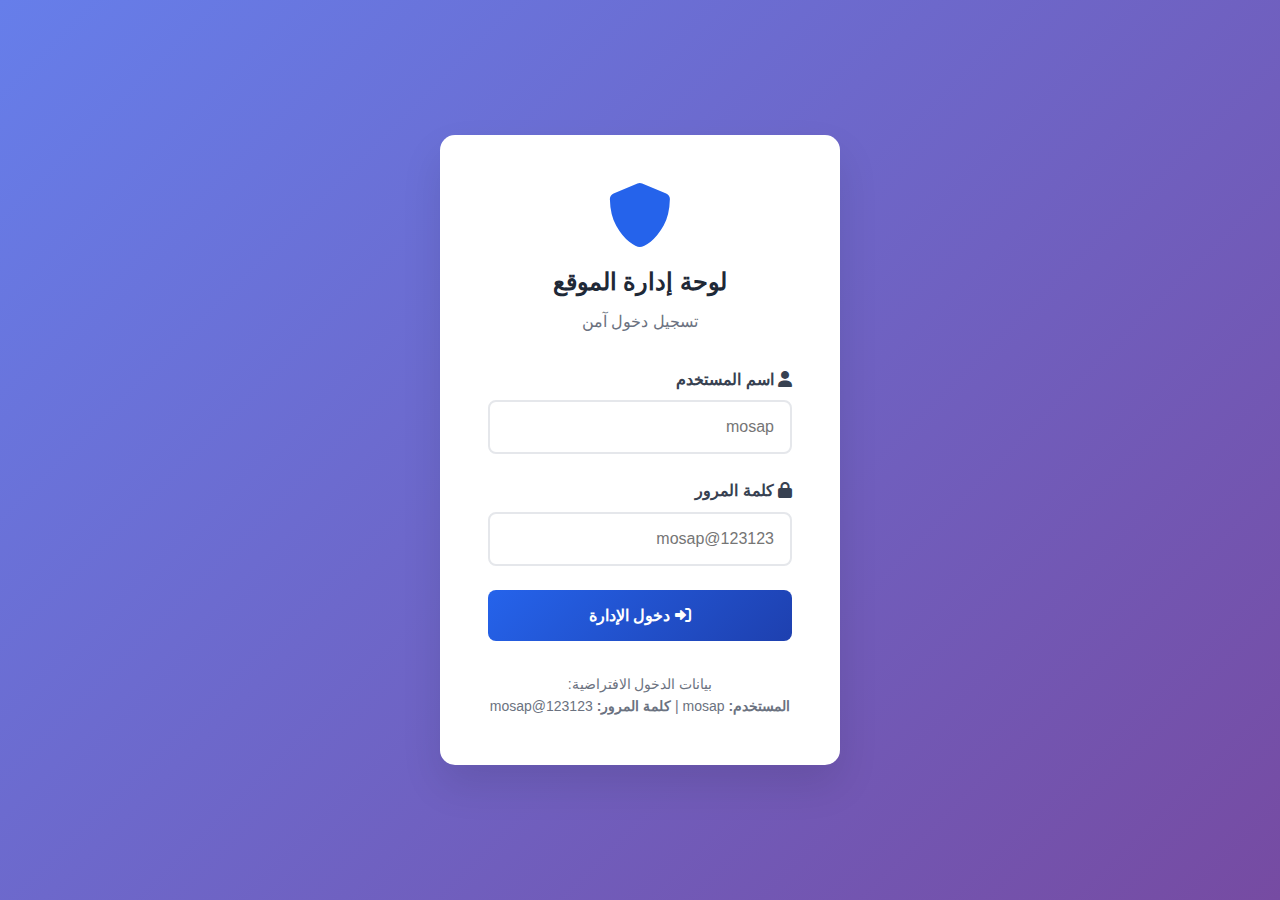
<file: admin.html>
<!DOCTYPE html>
<html lang="ar" dir="rtl">
<head>
    <meta charset="UTF-8">
    <meta name="viewport" content="width=device-width, initial-scale=1.0">
    <title>لوحة الإدارة - خدماتي المتكاملة</title>
    <link rel="stylesheet" href="style.css">
    <link href="https://cdnjs.cloudflare.com/ajax/libs/font-awesome/6.0.0/css/all.min.css" rel="stylesheet">
    <style>
        /* أنماط مخصصة لصفحة الإدارة */
        body {
            background: linear-gradient(135deg, #667eea 0%, #764ba2 100%);
            min-height: 100vh;
            display: flex;
            align-items: center;
            justify-content: center;
        }
        
        .admin-login-container {
            background: white;
            border-radius: 15px;
            box-shadow: 0 20px 40px rgba(0, 0, 0, 0.1);
            padding: 3rem;
            max-width: 400px;
            width: 90%;
        }
        
        .admin-logo {
            text-align: center;
            margin-bottom: 2rem;
        }
        
        .admin-logo i {
            font-size: 4rem;
            color: #2563eb;
            margin-bottom: 1rem;
        }
        
        .admin-logo h1 {
            color: #1f2937;
            font-size: 1.5rem;
            margin: 0;
        }
        
        .login-form {
            width: 100%;
        }
        
        .form-group {
            margin-bottom: 1.5rem;
        }
        
        .form-group label {
            display: block;
            margin-bottom: 0.5rem;
            font-weight: 600;
            color: #374151;
        }
        
        .form-group input {
            width: 100%;
            padding: 1rem;
            border: 2px solid #e5e7eb;
            border-radius: 8px;
            font-size: 1rem;
            transition: border-color 0.3s ease;
        }
        
        .form-group input:focus {
            outline: none;
            border-color: #2563eb;
        }
        
        .login-btn {
            width: 100%;
            background: linear-gradient(135deg, #2563eb 0%, #1e40af 100%);
            color: white;
            border: none;
            padding: 1rem 2rem;
            border-radius: 8px;
            font-size: 1rem;
            font-weight: 600;
            cursor: pointer;
            transition: all 0.3s ease;
        }
        
        .login-btn:hover {
            transform: translateY(-2px);
            box-shadow: 0 10px 20px rgba(37, 99, 235, 0.3);
        }
        
        .error-message {
            background: #fef2f2;
            color: #dc2626;
            padding: 0.75rem;
            border-radius: 8px;
            border: 1px solid #fecaca;
            margin-top: 1rem;
            display: none;
        }
        
        .success-message {
            background: #f0fdf4;
            color: #059669;
            padding: 0.75rem;
            border-radius: 8px;
            border: 1px solid #bbf7d0;
            margin-top: 1rem;
            display: none;
        }
        
        .admin-dashboard {
            display: none;
            background: white;
            border-radius: 15px;
            box-shadow: 0 20px 40px rgba(0, 0, 0, 0.1);
            overflow: hidden;
            width: 95vw;
            max-width: 1200px;
            max-height: 90vh;
            overflow-y: auto;
        }
        
        .dashboard-header {
            background: linear-gradient(135deg, #2563eb 0%, #1e40af 100%);
            color: white;
            padding: 1.5rem 2rem;
            display: flex;
            justify-content: space-between;
            align-items: center;
        }
        
        .dashboard-title {
            display: flex;
            align-items: center;
            gap: 0.5rem;
        }
        
        .logout-btn {
            background: rgba(255, 255, 255, 0.2);
            border: none;
            padding: 0.5rem 1rem;
            border-radius: 6px;
            color: white;
            cursor: pointer;
            transition: background 0.3s;
        }
        
        .logout-btn:hover {
            background: rgba(255, 255, 255, 0.3);
        }
        
        .dashboard-content {
            padding: 2rem;
        }
        
        .tabs {
            display: flex;
            border-bottom: 2px solid #e5e7eb;
            margin-bottom: 2rem;
        }
        
        .tab-btn {
            padding: 1rem 1.5rem;
            border: none;
            background: none;
            cursor: pointer;
            border-bottom: 3px solid transparent;
            transition: all 0.3s;
            color: #6b7280;
        }
        
        .tab-btn.active {
            color: #2563eb;
            border-bottom-color: #2563eb;
            font-weight: 600;
        }
        
        .tab-panel {
            display: none;
        }
        
        .tab-panel.active {
            display: block;
        }
        
        .ads-section {
            margin-bottom: 2rem;
            padding: 1.5rem;
            background: #f8fafc;
            border-radius: 8px;
            border: 1px solid #e2e8f0;
        }
        
        .ads-section h3 {
            color: #1e293b;
            margin-bottom: 1rem;
        }
        
        .ads-grid {
            display: grid;
            grid-template-columns: repeat(auto-fit, minmax(250px, 1fr));
            gap: 1rem;
            margin: 1rem 0;
        }
        
        .switch-container {
            display: flex;
            align-items: center;
            gap: 1rem;
            margin: 1rem 0;
        }
        
        .switch {
            position: relative;
            width: 60px;
            height: 34px;
        }
        
        .switch input {
            opacity: 0;
            width: 0;
            height: 0;
        }
        
        .slider {
            position: absolute;
            cursor: pointer;
            top: 0;
            left: 0;
            right: 0;
            bottom: 0;
            background-color: #ccc;
            transition: .4s;
            border-radius: 34px;
        }
        
        .slider:before {
            position: absolute;
            content: "";
            height: 26px;
            width: 26px;
            left: 4px;
            bottom: 4px;
            background-color: white;
            transition: .4s;
            border-radius: 50%;
        }
        
        input:checked + .slider {
            background-color: #2563eb;
        }
        
        input:checked + .slider:before {
            transform: translateX(26px);
        }
        
        .action-buttons {
            display: flex;
            gap: 1rem;
            margin-top: 1.5rem;
            flex-wrap: wrap;
        }
        
        .btn-save {
            background: #059669;
            color: white;
        }
        
        .btn-refresh {
            background: #dc2626;
            color: white;
        }
        
        .stats-grid {
            display: grid;
            grid-template-columns: repeat(auto-fit, minmax(200px, 1fr));
            gap: 1rem;
        }
        
        .stat-card {
            background: #f8fafc;
            padding: 1.5rem;
            border-radius: 8px;
            border: 1px solid #e2e8f0;
            text-align: center;
        }
        
        .stat-number {
            font-size: 2rem;
            font-weight: bold;
            color: #2563eb;
            margin: 0.5rem 0;
        }
        
        .back-to-site {
            position: fixed;
            bottom: 2rem;
            right: 2rem;
            background: #6366f1;
            color: white;
            border: none;
            padding: 1rem;
            border-radius: 50%;
            cursor: pointer;
            font-size: 1.2rem;
            box-shadow: 0 4px 12px rgba(99, 102, 241, 0.3);
            transition: all 0.3s ease;
        }
        
        .back-to-site:hover {
            transform: translateY(-2px);
            box-shadow: 0 8px 20px rgba(99, 102, 241, 0.4);
        }

        /* Social Media Controls */
        .social-controls {
            display: flex;
            flex-direction: column;
            gap: 1rem;
            margin-bottom: 2rem;
        }

        .social-item {
            background: #f8fafc;
            border: 1px solid #e2e8f0;
            border-radius: 8px;
            padding: 1rem;
            transition: all 0.3s ease;
        }

        .social-item:hover {
            box-shadow: 0 4px 12px rgba(0, 0, 0, 0.1);
            border-color: #3b82f6;
        }

        .social-header {
            display: flex;
            justify-content: space-between;
            align-items: center;
            margin-bottom: 0.75rem;
        }

        .social-info {
            display: flex;
            align-items: center;
            gap: 0.75rem;
            font-weight: 600;
            color: #1f2937;
        }

        .social-config input {
            width: 100%;
            padding: 0.75rem;
            border: 1px solid #d1d5db;
            border-radius: 6px;
            font-size: 0.875rem;
            transition: border-color 0.2s ease;
        }

        .social-config input:focus {
            outline: none;
            border-color: #3b82f6;
            box-shadow: 0 0 0 3px rgba(59, 130, 246, 0.1);
        }

        .social-config input:disabled {
            background-color: #f3f4f6;
            color: #9ca3af;
        }

        /* Toggle Switch */
        .toggle-switch {
            position: relative;
            display: inline-block;
            width: 50px;
            height: 24px;
        }

        .toggle-switch input {
            opacity: 0;
            width: 0;
            height: 0;
        }

        .toggle-slider {
            position: absolute;
            cursor: pointer;
            top: 0;
            left: 0;
            right: 0;
            bottom: 0;
            background-color: #ccc;
            transition: 0.3s;
            border-radius: 24px;
        }

        .toggle-slider:before {
            position: absolute;
            content: "";
            height: 18px;
            width: 18px;
            left: 3px;
            bottom: 3px;
            background-color: white;
            transition: 0.3s;
            border-radius: 50%;
        }

        input:checked + .toggle-slider {
            background-color: #10b981;
        }

        input:checked + .toggle-slider:before {
            transform: translateX(26px);
        }

        /* Social Preview */
        .social-preview {
            background: #f0f9ff;
            border: 1px solid #0ea5e9;
            border-radius: 8px;
            padding: 1.5rem;
            margin-top: 1rem;
        }

        .social-preview h4 {
            color: #0c4a6e;
            margin-bottom: 1rem;
            display: flex;
            align-items: center;
            gap: 0.5rem;
        }

        .preview-links {
            display: flex;
            flex-wrap: wrap;
            gap: 0.75rem;
        }

        .preview-link {
            display: inline-flex;
            align-items: center;
            gap: 0.5rem;
            padding: 0.5rem 1rem;
            background: white;
            border: 1px solid #0ea5e9;
            border-radius: 6px;
            text-decoration: none;
            color: #0c4a6e;
            font-size: 0.875rem;
            transition: all 0.2s ease;
        }

        .preview-link:hover {
            background: #0ea5e9;
            color: white;
            transform: translateY(-1px);
        }

        /* Responsive adjustments */
        @media (max-width: 768px) {
            .social-header {
                flex-direction: column;
                align-items: flex-start;
                gap: 0.5rem;
            }
            
            .preview-links {
                flex-direction: column;
            }
            
            .preview-link {
                justify-content: center;
            }
        }
    </style>
</head>
<body>
    <!-- نموذج تسجيل الدخول -->
    <div class="admin-login-container" id="loginContainer">
        <div class="admin-logo">
            <i class="fas fa-shield-alt"></i>
            <h1>لوحة إدارة الموقع</h1>
            <p style="color: #6b7280; margin: 0.5rem 0;">تسجيل دخول آمن</p>
        </div>
        
        <form class="login-form" id="adminLoginForm">
            <div class="form-group">
                <label for="username"><i class="fas fa-user"></i> اسم المستخدم</label>
                <input type="text" id="username" name="username" required placeholder="mosap">
            </div>
            
            <div class="form-group">
                <label for="password"><i class="fas fa-lock"></i> كلمة المرور</label>
                <input type="password" id="password" name="password" required placeholder="mosap@123123">
            </div>
            
            <button type="submit" class="login-btn">
                <i class="fas fa-sign-in-alt"></i> دخول الإدارة
            </button>
            
            <div class="error-message" id="errorMessage">
                <i class="fas fa-exclamation-triangle"></i>
                <span id="errorText">بيانات الدخول غير صحيحة</span>
            </div>
            
            <div class="success-message" id="successMessage">
                <i class="fas fa-check-circle"></i>
                <span>تم تسجيل الدخول بنجاح</span>
            </div>
        </form>
        
        <div style="text-align: center; margin-top: 2rem; color: #6b7280; font-size: 0.875rem;">
            <p>بيانات الدخول الافتراضية:</p>
            <p><strong>المستخدم:</strong> mosap | <strong>كلمة المرور:</strong> mosap@123123</p>
        </div>
    </div>
    
    <!-- لوحة الإدارة -->
    <div class="admin-dashboard" id="adminDashboard">
        <div class="dashboard-header">
            <div class="dashboard-title">
                <i class="fas fa-tachometer-alt"></i>
                <h2>لوحة إدارة خدماتي المتكاملة</h2>
            </div>
            <div style="display: flex; align-items: center; gap: 1rem;">
                <span id="welcomeUser">مرحباً، mosap</span>
                <button class="logout-btn" id="logoutBtn">
                    <i class="fas fa-sign-out-alt"></i> خروج
                </button>
            </div>
        </div>
        
        <div class="dashboard-content">
            <div class="tabs">
                <button class="tab-btn active" data-tab="ads">إدارة الإعلانات</button>
                <button class="tab-btn" data-tab="content">إدارة المحتوى</button>
                <button class="tab-btn" data-tab="social">وسائل التواصل</button>
                <button class="tab-btn" data-tab="stats">الإحصائيات</button>
                <button class="tab-btn" data-tab="settings">الإعدادات</button>
            </div>
            
            <!-- تبويب إدارة الإعلانات -->
            <div class="tab-panel active" id="ads-tab">
                <div class="ads-section">
                    <h3><i class="fab fa-google"></i> إعدادات Google AdSense</h3>
                    
                    <div class="form-group">
                        <label for="adsenseClientId">معرف العميل (Client ID):</label>
                        <input type="text" id="adsenseClientId" placeholder="ca-pub-XXXXXXXXXX" value="ca-pub-XXXXXXXXXX">
                    </div>
                    
                    <h4>فتحات الإعلانات (Ad Slots):</h4>
                    <div class="ads-grid">
                        <div class="form-group">
                            <label for="headerSlot">إعلان الهيدر:</label>
                            <input type="text" id="headerSlot" placeholder="XXXXXXXXXX" value="1234567890">
                        </div>
                        <div class="form-group">
                            <label for="sidebarSlot">إعلان الشريط الجانبي:</label>
                            <input type="text" id="sidebarSlot" placeholder="XXXXXXXXXX" value="1234567891">
                        </div>
                        <div class="form-group">
                            <label for="betweenSlot">إعلان بين الأقسام:</label>
                            <input type="text" id="betweenSlot" placeholder="XXXXXXXXXX" value="1234567892">
                        </div>
                        <div class="form-group">
                            <label for="footerSlot">إعلان الفوتر:</label>
                            <input type="text" id="footerSlot" placeholder="XXXXXXXXXX" value="1234567893">
                        </div>
                    </div>
                    
                    <div class="switch-container">
                        <label class="switch">
                            <input type="checkbox" id="adsToggle" checked>
                            <span class="slider"></span>
                        </label>
                        <span>تفعيل عرض الإعلانات</span>
                    </div>
                    
                    <div class="action-buttons">
                        <button class="btn btn-primary btn-save" id="saveAdsBtn">
                            <i class="fas fa-save"></i> حفظ إعدادات الإعلانات
                        </button>
                        <button class="btn btn-secondary btn-refresh" id="refreshAdsBtn">
                            <i class="fas fa-sync-alt"></i> تحديث الإعلانات
                        </button>
                        <button class="btn btn-outline" id="previewAdsBtn">
                            <i class="fas fa-eye"></i> معاينة الإعلانات
                        </button>
                    </div>
                </div>
            </div>
            
            <!-- تبويب إدارة المحتوى -->
            <div class="tab-panel" id="content-tab">
                <div class="ads-section">
                    <h3><i class="fas fa-edit"></i> إدارة محتوى الموقع</h3>
                    
                    <div class="form-group">
                        <label for="siteTitle">عنوان الموقع:</label>
                        <input type="text" id="siteTitle" value="خدماتي المتكاملة">
                    </div>
                    
                    <div class="form-group">
                        <label for="siteDescription">وصف الموقع:</label>
                        <textarea id="siteDescription" rows="3" style="width: 100%; padding: 1rem; border: 2px solid #e5e7eb; border-radius: 8px;">موقع لتقديم خدمات متعددة للعملاء</textarea>
                    </div>
                    
                    <div class="action-buttons">
                        <button class="btn btn-primary btn-save">
                            <i class="fas fa-save"></i> حفظ المحتوى
                        </button>
                        <button class="btn btn-outline">
                            <i class="fas fa-plus"></i> إضافة خدمة جديدة
                        </button>
                        <button class="btn btn-outline">
                            <i class="fas fa-images"></i> إدارة الصور
                        </button>
                    </div>
                </div>
            </div>
            
            <!-- تبويب وسائل التواصل الاجتماعي -->
            <div class="tab-panel" id="social-tab">
                <div class="ads-section">
                    <h3><i class="fas fa-share-alt"></i> إدارة وسائل التواصل الاجتماعي</h3>
                    
                    <div class="social-controls">
                        <!-- Facebook -->
                        <div class="social-item">
                            <div class="social-header">
                                <div class="social-info">
                                    <i class="fab fa-facebook" style="color: #1877f2; font-size: 1.5rem;"></i>
                                    <span>Facebook</span>
                                </div>
                                <div class="social-toggle">
                                    <label class="toggle-switch">
                                        <input type="checkbox" id="facebook-enabled" checked>
                                        <span class="toggle-slider"></span>
                                    </label>
                                </div>
                            </div>
                            <div class="social-config">
                                <input type="url" id="facebook-url" placeholder="رابط صفحة الفيسبوك" value="https://facebook.com/mypage">
                            </div>
                        </div>

                        <!-- Twitter -->
                        <div class="social-item">
                            <div class="social-header">
                                <div class="social-info">
                                    <i class="fab fa-twitter" style="color: #1da1f2; font-size: 1.5rem;"></i>
                                    <span>Twitter</span>
                                </div>
                                <div class="social-toggle">
                                    <label class="toggle-switch">
                                        <input type="checkbox" id="twitter-enabled" checked>
                                        <span class="toggle-slider"></span>
                                    </label>
                                </div>
                            </div>
                            <div class="social-config">
                                <input type="url" id="twitter-url" placeholder="رابط حساب تويتر" value="https://twitter.com/myaccount">
                            </div>
                        </div>

                        <!-- Instagram -->
                        <div class="social-item">
                            <div class="social-header">
                                <div class="social-info">
                                    <i class="fab fa-instagram" style="color: #e4405f; font-size: 1.5rem;"></i>
                                    <span>Instagram</span>
                                </div>
                                <div class="social-toggle">
                                    <label class="toggle-switch">
                                        <input type="checkbox" id="instagram-enabled" checked>
                                        <span class="toggle-slider"></span>
                                    </label>
                                </div>
                            </div>
                            <div class="social-config">
                                <input type="url" id="instagram-url" placeholder="رابط حساب الانستغرام" value="https://instagram.com/myaccount">
                            </div>
                        </div>

                        <!-- LinkedIn -->
                        <div class="social-item">
                            <div class="social-header">
                                <div class="social-info">
                                    <i class="fab fa-linkedin" style="color: #0a66c2; font-size: 1.5rem;"></i>
                                    <span>LinkedIn</span>
                                </div>
                                <div class="social-toggle">
                                    <label class="toggle-switch">
                                        <input type="checkbox" id="linkedin-enabled" checked>
                                        <span class="toggle-slider"></span>
                                    </label>
                                </div>
                            </div>
                            <div class="social-config">
                                <input type="url" id="linkedin-url" placeholder="رابط حساب LinkedIn" value="https://linkedin.com/in/myprofile">
                            </div>
                        </div>

                        <!-- YouTube -->
                        <div class="social-item">
                            <div class="social-header">
                                <div class="social-info">
                                    <i class="fab fa-youtube" style="color: #ff0000; font-size: 1.5rem;"></i>
                                    <span>YouTube</span>
                                </div>
                                <div class="social-toggle">
                                    <label class="toggle-switch">
                                        <input type="checkbox" id="youtube-enabled" checked>
                                        <span class="toggle-slider"></span>
                                    </label>
                                </div>
                            </div>
                            <div class="social-config">
                                <input type="url" id="youtube-url" placeholder="رابط قناة اليوتيوب" value="https://youtube.com/c/mychannel">
                            </div>
                        </div>

                        <!-- WhatsApp -->
                        <div class="social-item">
                            <div class="social-header">
                                <div class="social-info">
                                    <i class="fab fa-whatsapp" style="color: #25d366; font-size: 1.5rem;"></i>
                                    <span>WhatsApp</span>
                                </div>
                                <div class="social-toggle">
                                    <label class="toggle-switch">
                                        <input type="checkbox" id="whatsapp-enabled" checked>
                                        <span class="toggle-slider"></span>
                                    </label>
                                </div>
                            </div>
                            <div class="social-config">
                                <input type="tel" id="whatsapp-number" placeholder="رقم الواتساب مع رمز الدولة" value="+966501234567">
                            </div>
                        </div>

                        <!-- Telegram -->
                        <div class="social-item">
                            <div class="social-header">
                                <div class="social-info">
                                    <i class="fab fa-telegram" style="color: #0088cc; font-size: 1.5rem;"></i>
                                    <span>Telegram</span>
                                </div>
                                <div class="social-toggle">
                                    <label class="toggle-switch">
                                        <input type="checkbox" id="telegram-enabled">
                                        <span class="toggle-slider"></span>
                                    </label>
                                </div>
                            </div>
                            <div class="social-config">
                                <input type="text" id="telegram-username" placeholder="اسم المستخدم في تلجرام (بدون @)" value="">
                            </div>
                        </div>

                        <!-- Snapchat -->
                        <div class="social-item">
                            <div class="social-header">
                                <div class="social-info">
                                    <i class="fab fa-snapchat" style="color: #fffc00; font-size: 1.5rem;"></i>
                                    <span>Snapchat</span>
                                </div>
                                <div class="social-toggle">
                                    <label class="toggle-switch">
                                        <input type="checkbox" id="snapchat-enabled">
                                        <span class="toggle-slider"></span>
                                    </label>
                                </div>
                            </div>
                            <div class="social-config">
                                <input type="text" id="snapchat-username" placeholder="اسم المستخدم في سناب شات" value="">
                            </div>
                        </div>

                        <!-- TikTok -->
                        <div class="social-item">
                            <div class="social-header">
                                <div class="social-info">
                                    <i class="fab fa-tiktok" style="color: #000000; font-size: 1.5rem;"></i>
                                    <span>TikTok</span>
                                </div>
                                <div class="social-toggle">
                                    <label class="toggle-switch">
                                        <input type="checkbox" id="tiktok-enabled">
                                        <span class="toggle-slider"></span>
                                    </label>
                                </div>
                            </div>
                            <div class="social-config">
                                <input type="text" id="tiktok-username" placeholder="اسم المستخدم في تيك توك (بدون @)" value="">
                            </div>
                        </div>
                    </div>
                    
                    <div class="action-buttons">
                        <button class="btn btn-primary btn-save" onclick="saveSocialMedia()">
                            <i class="fas fa-save"></i> حفظ وسائل التواصل
                        </button>
                        <button class="btn btn-outline" onclick="resetSocialMedia()">
                            <i class="fas fa-undo"></i> إعادة تعيين
                        </button>
                        <button class="btn btn-outline" onclick="previewSocialLinks()">
                            <i class="fas fa-eye"></i> معاينة الروابط
                        </button>
                    </div>

                    <!-- معاينة الروابط -->
                    <div class="social-preview" id="social-preview" style="display: none;">
                        <h4><i class="fas fa-eye"></i> معاينة روابط التواصل</h4>
                        <div class="preview-links" id="preview-links">
                            <!-- سيتم ملؤها بـ JavaScript -->
                        </div>
                    </div>
                </div>
            </div>
            
            <!-- تبويب الإحصائيات -->
            <div class="tab-panel" id="stats-tab">
                <div class="ads-section">
                    <h3><i class="fas fa-chart-bar"></i> إحصائيات الموقع</h3>
                    
                    <div class="stats-grid">
                        <div class="stat-card">
                            <i class="fas fa-users" style="font-size: 2rem; color: #2563eb; margin-bottom: 0.5rem;"></i>
                            <h4>زوار اليوم</h4>
                            <div class="stat-number">156</div>
                        </div>
                        <div class="stat-card">
                            <i class="fas fa-eye" style="font-size: 2rem; color: #059669; margin-bottom: 0.5rem;"></i>
                            <h4>إجمالي الزوار</h4>
                            <div class="stat-number">8,542</div>
                        </div>
                        <div class="stat-card">
                            <i class="fas fa-envelope" style="font-size: 2rem; color: #dc2626; margin-bottom: 0.5rem;"></i>
                            <h4>رسائل التواصل</h4>
                            <div class="stat-number">23</div>
                        </div>
                        <div class="stat-card">
                            <i class="fas fa-dollar-sign" style="font-size: 2rem; color: #f59e0b; margin-bottom: 0.5rem;"></i>
                            <h4>أرباح الإعلانات</h4>
                            <div class="stat-number">$89.50</div>
                        </div>
                    </div>
                </div>
            </div>
            
            <!-- تبويب الإعدادات -->
            <div class="tab-panel" id="settings-tab">
                <div class="ads-section">
                    <h3><i class="fas fa-cog"></i> إعدادات عامة</h3>
                    
                    <div class="ads-grid">
                        <div class="form-group">
                            <label for="contactEmail">البريد الإلكتروني:</label>
                            <input type="email" id="contactEmail" value="info@myservices.com">
                        </div>
                        <div class="form-group">
                            <label for="contactPhone">رقم الهاتف:</label>
                            <input type="tel" id="contactPhone" value="+966 50 123 4567">
                        </div>
                        <div class="form-group">
                            <label for="socialFacebook">رابط فيسبوك:</label>
                            <input type="url" id="socialFacebook" placeholder="https://facebook.com/page">
                        </div>
                        <div class="form-group">
                            <label for="socialTwitter">رابط تويتر:</label>
                            <input type="url" id="socialTwitter" placeholder="https://twitter.com/username">
                        </div>
                    </div>
                    
                    <div class="action-buttons">
                        <button class="btn btn-primary btn-save">
                            <i class="fas fa-save"></i> حفظ الإعدادات
                        </button>
                        <button class="btn btn-outline">
                            <i class="fas fa-download"></i> نسخ احتياطي
                        </button>
                        <button class="btn btn-secondary">
                            <i class="fas fa-trash-alt"></i> مسح البيانات المؤقتة
                        </button>
                    </div>
                </div>
            </div>
        </div>
    </div>
    
    <!-- زر العودة للموقع -->
    <button class="back-to-site" id="backToSite" style="display: none;" title="العودة للموقع">
        <i class="fas fa-home"></i>
    </button>

    <script>
        // نظام إدارة الموقع المتقدم
        class AdminPanel {
            constructor() {
                this.isLoggedIn = false;
                this.settings = {
                    adsenseClientId: 'ca-pub-XXXXXXXXXX',
                    adsenseSlots: {
                        header: '1234567890',
                        sidebar: '1234567891',
                        betweenSections: '1234567892',
                        footer: '1234567893'
                    },
                    adsEnabled: true
                };
                this.init();
            }

            init() {
                this.setupEventListeners();
                this.loadSettings();
                this.checkAutoLogin();
            }

            // إعداد مستمعي الأحداث
            setupEventListeners() {
                // تسجيل الدخول
                document.getElementById('adminLoginForm').addEventListener('submit', (e) => {
                    e.preventDefault();
                    this.handleLogin();
                });

                // تسجيل الخروج
                document.getElementById('logoutBtn').addEventListener('click', () => {
                    this.logout();
                });

                // تبديل التبويبات
                document.querySelectorAll('.tab-btn').forEach(btn => {
                    btn.addEventListener('click', () => {
                        this.switchTab(btn.getAttribute('data-tab'));
                    });
                });

                // حفظ إعدادات الإعلانات
                document.getElementById('saveAdsBtn').addEventListener('click', () => {
                    this.saveAdSettings();
                });

                // تحديث الإعلانات
                document.getElementById('refreshAdsBtn').addEventListener('click', () => {
                    this.refreshAds();
                });

                // معاينة الإعلانات
                document.getElementById('previewAdsBtn').addEventListener('click', () => {
                    this.previewAds();
                });

                // تبديل تفعيل الإعلانات
                document.getElementById('adsToggle').addEventListener('change', (e) => {
                    this.settings.adsEnabled = e.target.checked;
                    this.saveSettings();
                });

                // العودة للموقع
                document.getElementById('backToSite').addEventListener('click', () => {
                    window.location.href = 'index.html';
                });
            }

            // فحص تسجيل الدخول التلقائي
            checkAutoLogin() {
                const isLoggedIn = sessionStorage.getItem('adminLoggedIn');
                if (isLoggedIn === 'true') {
                    this.showDashboard();
                }
            }

            // معالجة تسجيل الدخول
            handleLogin() {
                const username = document.getElementById('username').value;
                const password = document.getElementById('password').value;
                const errorMsg = document.getElementById('errorMessage');
                const successMsg = document.getElementById('successMessage');

                // تشفير بسيط للتحقق
                const hashedInput = this.hashCredentials(username, password);
                const expectedHash = this.hashCredentials('mosap', 'mosap@123123');

                if (hashedInput === expectedHash) {
                    // نجح تسجيل الدخول
                    successMsg.style.display = 'block';
                    errorMsg.style.display = 'none';
                    
                    sessionStorage.setItem('adminLoggedIn', 'true');
                    sessionStorage.setItem('adminUser', username);
                    
                    setTimeout(() => {
                        this.showDashboard();
                    }, 1000);
                } else {
                    // فشل تسجيل الدخول
                    errorMsg.style.display = 'block';
                    successMsg.style.display = 'none';
                    
                    // هز النموذج
                    const container = document.getElementById('loginContainer');
                    container.style.animation = 'shake 0.5s';
                    setTimeout(() => {
                        container.style.animation = '';
                    }, 500);
                }
            }

            // تشفير بيانات الاعتماد
            hashCredentials(username, password) {
                const combined = username + ':' + password + ':secure_salt_2025';
                let hash = 0;
                for (let i = 0; i < combined.length; i++) {
                    const char = combined.charCodeAt(i);
                    hash = ((hash << 5) - hash) + char;
                    hash = hash & hash;
                }
                return hash.toString();
            }

            // عرض لوحة الإدارة
            showDashboard() {
                document.getElementById('loginContainer').style.display = 'none';
                document.getElementById('adminDashboard').style.display = 'block';
                document.getElementById('backToSite').style.display = 'block';
                this.isLoggedIn = true;
                
                // تحديث اسم المستخدم
                const username = sessionStorage.getItem('adminUser') || 'المدير';
                document.getElementById('welcomeUser').textContent = `مرحباً، ${username}`;
            }

            // تسجيل الخروج
            logout() {
                sessionStorage.removeItem('adminLoggedIn');
                sessionStorage.removeItem('adminUser');
                location.reload();
            }

            // تبديل التبويبات
            switchTab(tabName) {
                // إزالة النشط من جميع التبويبات
                document.querySelectorAll('.tab-btn').forEach(btn => {
                    btn.classList.remove('active');
                });
                document.querySelectorAll('.tab-panel').forEach(panel => {
                    panel.classList.remove('active');
                });

                // تفعيل التبويب المحدد
                document.querySelector(`[data-tab="${tabName}"]`).classList.add('active');
                document.getElementById(`${tabName}-tab`).classList.add('active');
            }

            // حفظ إعدادات الإعلانات
            saveAdSettings() {
                this.settings.adsenseClientId = document.getElementById('adsenseClientId').value;
                this.settings.adsenseSlots = {
                    header: document.getElementById('headerSlot').value,
                    sidebar: document.getElementById('sidebarSlot').value,
                    betweenSections: document.getElementById('betweenSlot').value,
                    footer: document.getElementById('footerSlot').value
                };

                this.saveSettings();
                this.showNotification('تم حفظ إعدادات الإعلانات بنجاح!', 'success');
            }

            // تحديث الإعلانات
            refreshAds() {
                this.showNotification('تم تحديث الإعلانات!', 'success');
            }

            // معاينة الإعلانات
            previewAds() {
                window.open('index.html', '_blank');
            }

            // حفظ الإعدادات
            saveSettings() {
                localStorage.setItem('adminSettings', JSON.stringify(this.settings));
            }

            // تحميل الإعدادات
            loadSettings() {
                const saved = localStorage.getItem('adminSettings');
                if (saved) {
                    this.settings = { ...this.settings, ...JSON.parse(saved) };
                    this.updateFormValues();
                }
            }

            // تحديث قيم النموذج
            updateFormValues() {
                document.getElementById('adsenseClientId').value = this.settings.adsenseClientId;
                document.getElementById('headerSlot').value = this.settings.adsenseSlots.header;
                document.getElementById('sidebarSlot').value = this.settings.adsenseSlots.sidebar;
                document.getElementById('betweenSlot').value = this.settings.adsenseSlots.betweenSections;
                document.getElementById('footerSlot').value = this.settings.adsenseSlots.footer;
                document.getElementById('adsToggle').checked = this.settings.adsEnabled;
            }

            // عرض الإشعارات
            showNotification(message, type = 'success') {
                const notification = document.createElement('div');
                notification.className = `notification ${type}`;
                notification.innerHTML = `
                    <div style="background: ${type === 'success' ? '#10b981' : '#dc2626'}; color: white; padding: 1rem 2rem; border-radius: 8px; position: fixed; top: 20px; left: 50%; transform: translateX(-50%); z-index: 10000; box-shadow: 0 10px 30px rgba(0,0,0,0.2);">
                        <i class="fas fa-${type === 'success' ? 'check-circle' : 'exclamation-triangle'}"></i>
                        ${message}
                    </div>
                `;
                
                document.body.appendChild(notification);
                
                setTimeout(() => {
                    notification.remove();
                }, 3000);
            }
        }

        // إضافة أنماط التحريك
        const animationStyles = document.createElement('style');
        animationStyles.textContent = `
            @keyframes shake {
                0%, 100% { transform: translateX(0); }
                25% { transform: translateX(-10px); }
                75% { transform: translateX(10px); }
            }
            
            .notification {
                animation: slideDown 0.3s ease;
            }
            
            @keyframes slideDown {
                from { transform: translate(-50%, -100%); opacity: 0; }
                to { transform: translate(-50%, 0); opacity: 1; }
            }
        `;
        document.head.appendChild(animationStyles);

        // تهيئة لوحة الإدارة
        document.addEventListener('DOMContentLoaded', () => {
            window.adminPanel = new AdminPanel();
            console.log('🔐 لوحة الإدارة جاهزة');
        });
    </script>
</body>
</html>
</file>
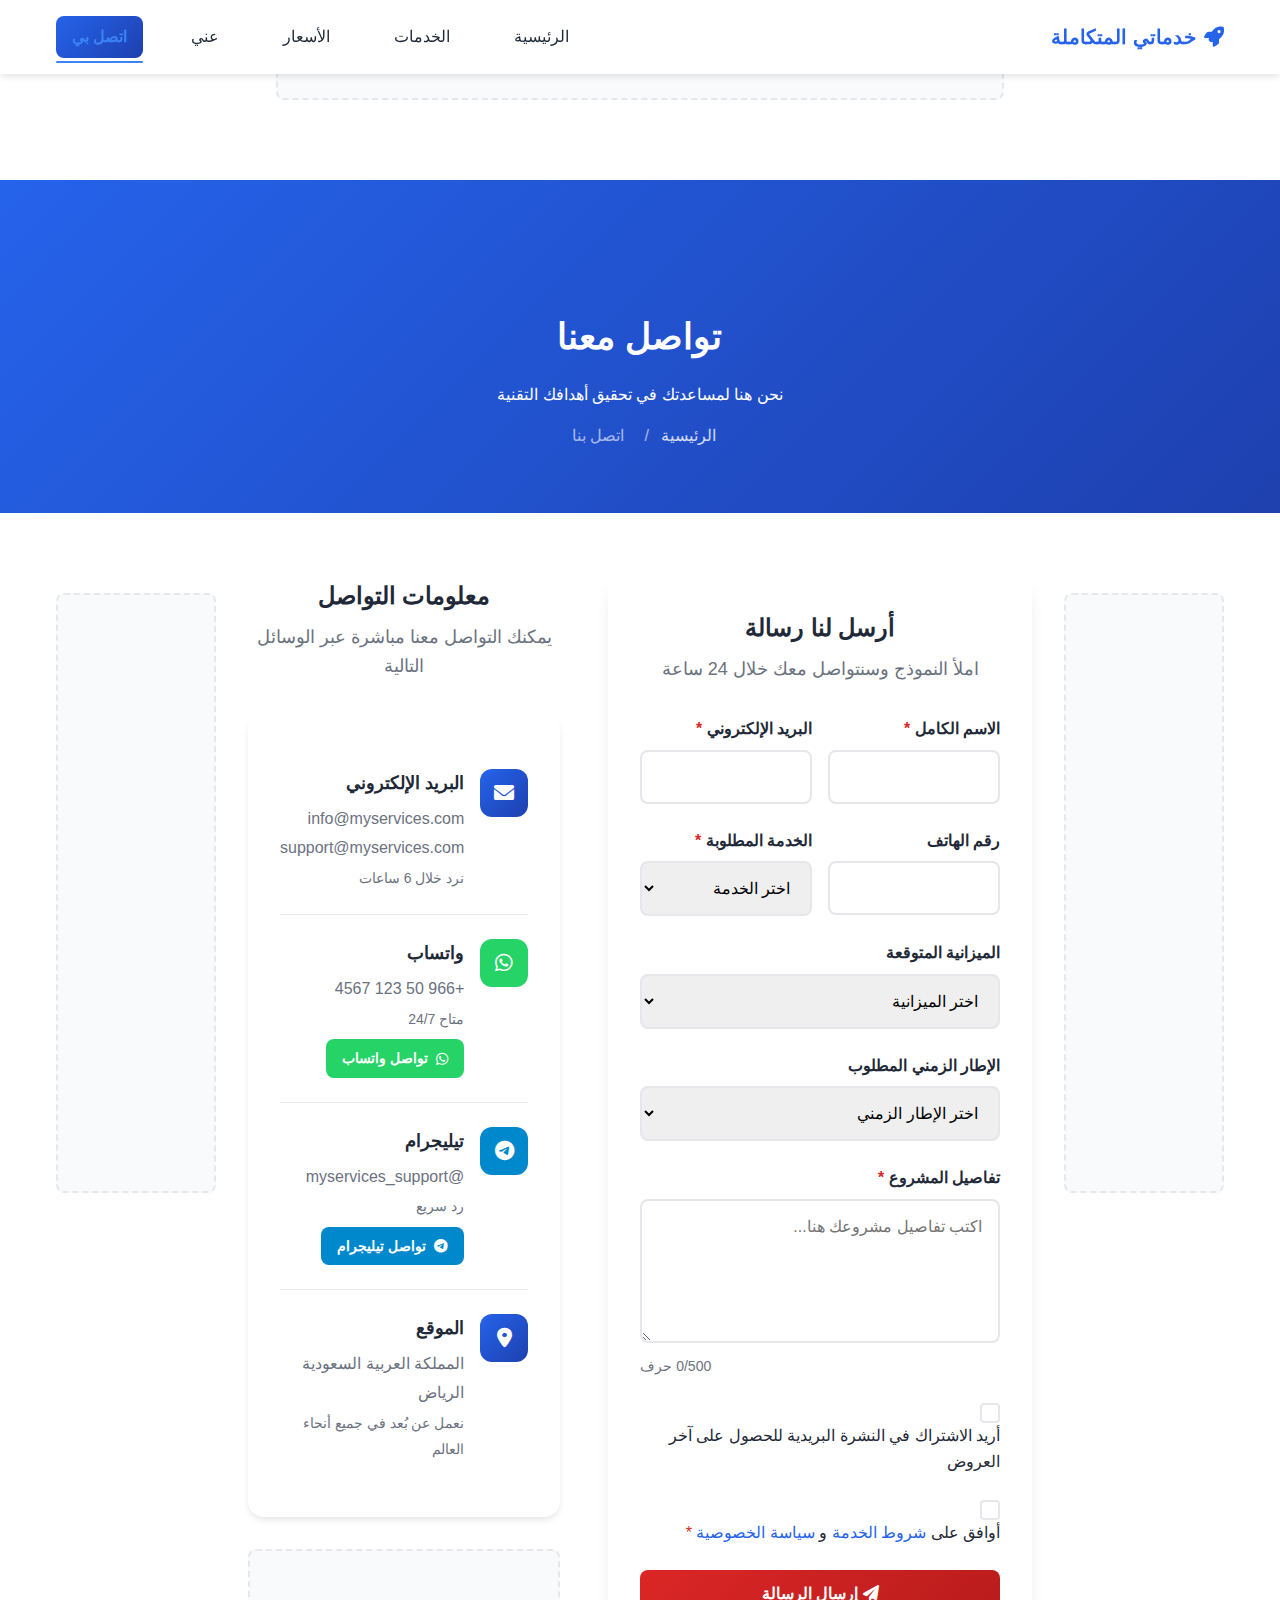
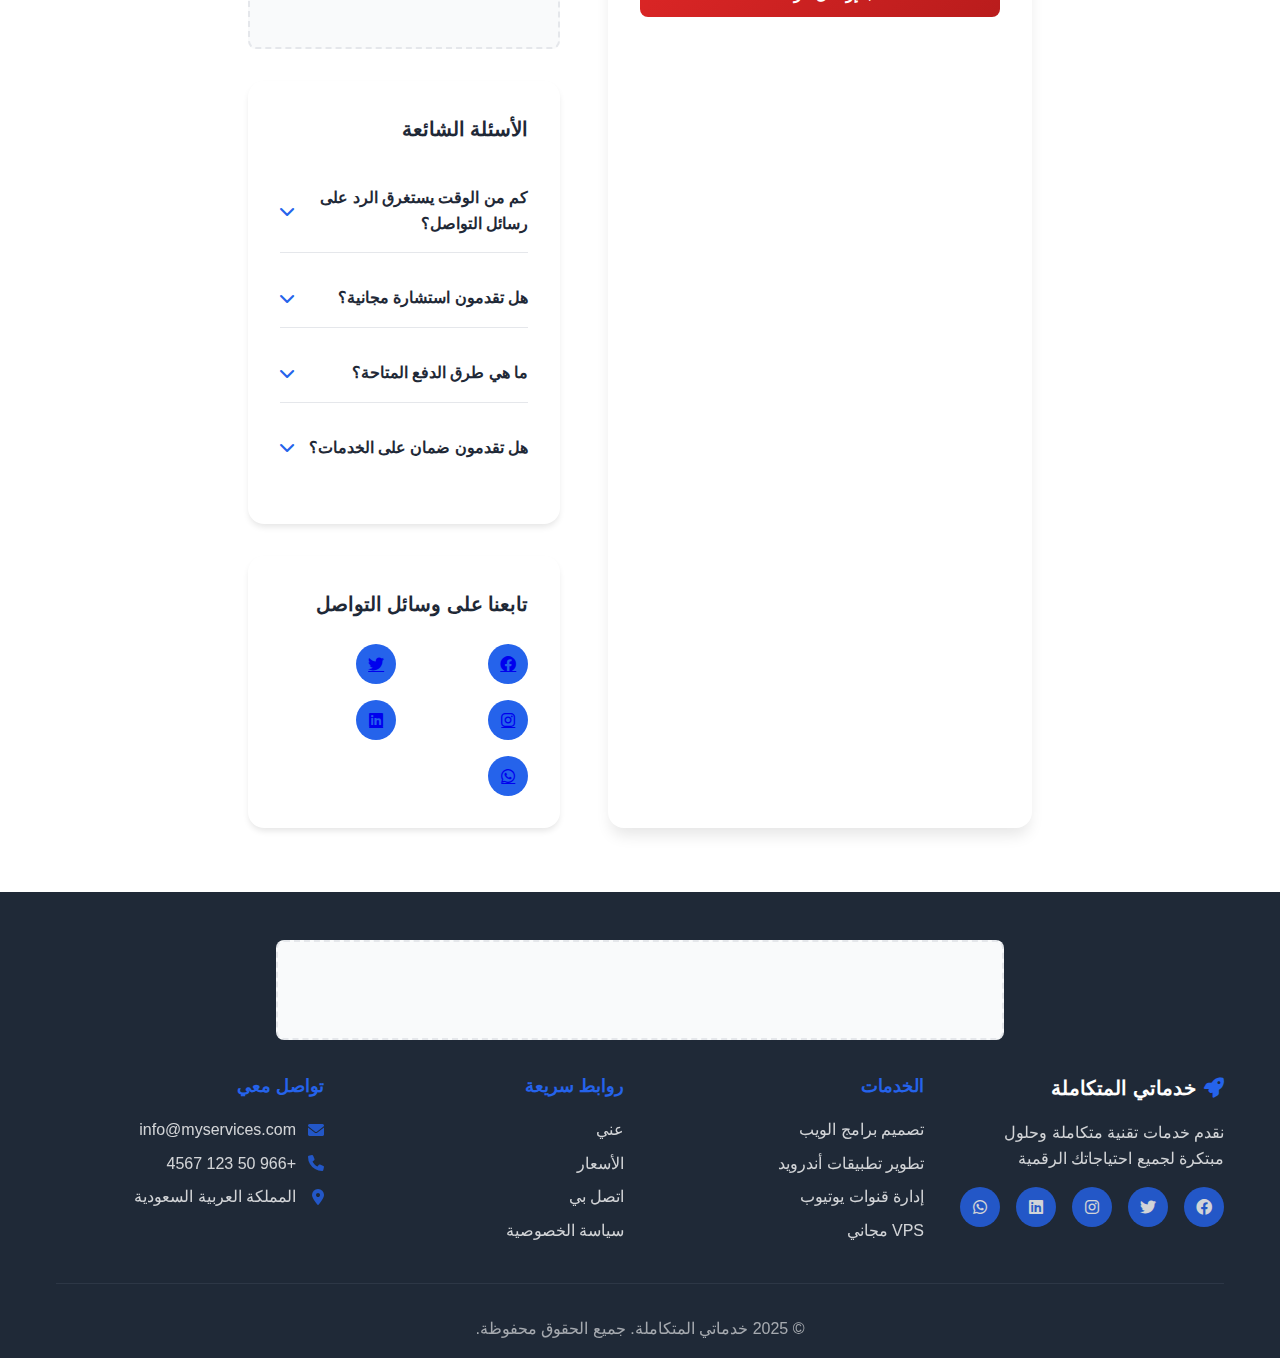
<file: contact.html>
<!DOCTYPE html>
<html lang="ar" dir="rtl">
<head>
    <meta charset="UTF-8">
    <meta name="viewport" content="width=device-width, initial-scale=1.0">
    <title>اتصل بنا - خدماتي المتكاملة</title>
    <meta name="description" content="تواصل معنا للحصول على استشارة مجانية أو لطلب أي من خدماتنا التقنية المتكاملة">
    <link rel="stylesheet" href="style.css">
    <link rel="stylesheet" href="enhancements.css">
    <link href="https://cdnjs.cloudflare.com/ajax/libs/font-awesome/6.0.0/css/all.min.css" rel="stylesheet">
    <!-- Google AdSense Code -->
    <script async src="https://pagead2.googlesyndication.com/pagead/js/adsbygoogle.js?client=ca-pub-XXXXXXXXXX" crossorigin="anonymous"></script>
</head>
<body>
    <!-- Header Ad Slot -->
    <div class="ad-container header-ad" id="header-ad">
        <ins class="adsbygoogle" style="display:block" data-ad-client="ca-pub-XXXXXXXXXX" data-ad-slot="XXXXXXXXXX" data-ad-format="horizontal"></ins>
    </div>

    <!-- Navigation -->
    <nav class="navbar">
        <div class="nav-container">
            <div class="nav-logo">
                <i class="fas fa-rocket"></i>
                <span>خدماتي المتكاملة</span>
            </div>
            <div class="nav-menu" id="nav-menu">
                <a href="index.html" class="nav-link">الرئيسية</a>
                <a href="services.html" class="nav-link">الخدمات</a>
                <a href="pricing.html" class="nav-link">الأسعار</a>
                <a href="about.html" class="nav-link">عني</a>
                <a href="contact.html" class="nav-link active">اتصل بي</a>
            </div>
            <div class="nav-toggle" id="nav-toggle">
                <i class="fas fa-bars"></i>
            </div>
        </div>
    </nav>

    <!-- Page Header -->
    <section class="page-header">
        <div class="container">
            <h1>تواصل معنا</h1>
            <p>نحن هنا لمساعدتك في تحقيق أهدافك التقنية</p>
            <nav class="breadcrumb">
                <a href="index.html">الرئيسية</a>
                <span>/</span>
                <span>اتصل بنا</span>
            </nav>
        </div>
    </section>

    <!-- Contact Content -->
    <section class="contact-content">
        <div class="container">
            <!-- Sidebar Ad -->
            <div class="sidebar-ad-container">
                <div class="ad-container sidebar-ad" id="sidebar-ad-left">
                    <ins class="adsbygoogle" style="display:block" data-ad-client="ca-pub-XXXXXXXXXX" data-ad-slot="XXXXXXXXXX" data-ad-format="vertical"></ins>
                </div>
            </div>

            <div class="main-content">
                <div class="contact-grid">
                    <!-- Contact Form -->
                    <div class="contact-form-section">
                        <div class="section-header">
                            <h2>أرسل لنا رسالة</h2>
                            <p>املأ النموذج وسنتواصل معك خلال 24 ساعة</p>
                        </div>

                        <form class="contact-form" id="contactForm">
                            <div class="form-row">
                                <div class="form-group">
                                    <label for="fullName">الاسم الكامل <span class="required">*</span></label>
                                    <input type="text" id="fullName" name="fullName" required>
                                    <div class="error-message" id="fullNameError"></div>
                                </div>
                                
                                <div class="form-group">
                                    <label for="email">البريد الإلكتروني <span class="required">*</span></label>
                                    <input type="email" id="email" name="email" required>
                                    <div class="error-message" id="emailError"></div>
                                </div>
                            </div>

                            <div class="form-row">
                                <div class="form-group">
                                    <label for="phone">رقم الهاتف</label>
                                    <input type="tel" id="phone" name="phone">
                                </div>
                                
                                <div class="form-group">
                                    <label for="service">الخدمة المطلوبة <span class="required">*</span></label>
                                    <select id="service" name="service" required>
                                        <option value="">اختر الخدمة</option>
                                        <option value="web-development">تصميم برامج الويب</option>
                                        <option value="android-development">تطوير تطبيقات أندرويد</option>
                                        <option value="youtube-management">إدارة قنوات يوتيوب</option>
                                        <option value="free-vps">VPS مجاني</option>
                                        <option value="github-student">حسابات GitHub للطلاب</option>
                                        <option value="domain-sales">شراء دومين</option>
                                        <option value="other">خدمة أخرى</option>
                                    </select>
                                    <div class="error-message" id="serviceError"></div>
                                </div>
                            </div>

                            <div class="form-group">
                                <label for="budget">الميزانية المتوقعة</label>
                                <select id="budget" name="budget">
                                    <option value="">اختر الميزانية</option>
                                    <option value="under-500">أقل من 500 ر.س</option>
                                    <option value="500-1000">500 - 1000 ر.س</option>
                                    <option value="1000-2000">1000 - 2000 ر.س</option>
                                    <option value="2000-5000">2000 - 5000 ر.س</option>
                                    <option value="over-5000">أكثر من 5000 ر.س</option>
                                </select>
                            </div>

                            <div class="form-group">
                                <label for="timeline">الإطار الزمني المطلوب</label>
                                <select id="timeline" name="timeline">
                                    <option value="">اختر الإطار الزمني</option>
                                    <option value="urgent">عاجل (أقل من أسبوع)</option>
                                    <option value="normal">عادي (1-2 أسبوع)</option>
                                    <option value="flexible">مرن (شهر أو أكثر)</option>
                                </select>
                            </div>

                            <div class="form-group">
                                <label for="message">تفاصيل المشروع <span class="required">*</span></label>
                                <textarea id="message" name="message" rows="6" placeholder="اكتب تفاصيل مشروعك هنا..." required></textarea>
                                <div class="error-message" id="messageError"></div>
                                <div class="char-counter">
                                    <span id="charCount">0</span>/500 حرف
                                </div>
                            </div>

                            <div class="form-group checkbox-group">
                                <label class="checkbox-label">
                                    <input type="checkbox" id="newsletter" name="newsletter">
                                    <span class="checkmark"></span>
                                    أريد الاشتراك في النشرة البريدية للحصول على آخر العروض
                                </label>
                            </div>

                            <div class="form-group checkbox-group">
                                <label class="checkbox-label">
                                    <input type="checkbox" id="terms" name="terms" required>
                                    <span class="checkmark"></span>
                                    أوافق على <a href="#">شروط الخدمة</a> و <a href="#">سياسة الخصوصية</a> <span class="required">*</span>
                                </label>
                                <div class="error-message" id="termsError"></div>
                            </div>

                            <button type="submit" class="btn btn-primary submit-btn">
                                <i class="fas fa-paper-plane"></i>
                                <span>إرسال الرسالة</span>
                                <div class="loading-spinner" style="display: none;">
                                    <i class="fas fa-spinner fa-spin"></i>
                                </div>
                            </button>
                        </form>
                    </div>

                    <!-- Contact Info -->
                    <div class="contact-info-section">
                        <div class="section-header">
                            <h2>معلومات التواصل</h2>
                            <p>يمكنك التواصل معنا مباشرة عبر الوسائل التالية</p>
                        </div>

                        <div class="contact-methods">
                            <div class="contact-method">
                                <div class="method-icon">
                                    <i class="fas fa-envelope"></i>
                                </div>
                                <div class="method-info">
                                    <h3>البريد الإلكتروني</h3>
                                    <p>info@myservices.com</p>
                                    <p>support@myservices.com</p>
                                    <small>نرد خلال 6 ساعات</small>
                                </div>
                            </div>

                            <div class="contact-method">
                                <div class="method-icon whatsapp">
                                    <i class="fab fa-whatsapp"></i>
                                </div>
                                <div class="method-info">
                                    <h3>واتساب</h3>
                                    <p>+966 50 123 4567</p>
                                    <small>متاح 24/7</small>
                                    <a href="https://wa.me/966501234567" class="whatsapp-btn" target="_blank">
                                        <i class="fab fa-whatsapp"></i> تواصل واتساب
                                    </a>
                                </div>
                            </div>

                            <div class="contact-method">
                                <div class="method-icon telegram">
                                    <i class="fab fa-telegram"></i>
                                </div>
                                <div class="method-info">
                                    <h3>تيليجرام</h3>
                                    <p>@myservices_support</p>
                                    <small>رد سريع</small>
                                    <a href="https://t.me/myservices_support" class="telegram-btn" target="_blank">
                                        <i class="fab fa-telegram"></i> تواصل تيليجرام
                                    </a>
                                </div>
                            </div>

                            <div class="contact-method">
                                <div class="method-icon">
                                    <i class="fas fa-map-marker-alt"></i>
                                </div>
                                <div class="method-info">
                                    <h3>الموقع</h3>
                                    <p>المملكة العربية السعودية</p>
                                    <p>الرياض</p>
                                    <small>نعمل عن بُعد في جميع أنحاء العالم</small>
                                </div>
                            </div>
                        </div>

                        <!-- Between Sections Ad -->
                        <div class="ad-container between-sections-ad" id="between-sections-ad">
                            <ins class="adsbygoogle" style="display:block" data-ad-client="ca-pub-XXXXXXXXXX" data-ad-slot="XXXXXXXXXX" data-ad-format="horizontal"></ins>
                        </div>

                        <!-- FAQ Section -->
                        <div class="faq-section">
                            <h3>الأسئلة الشائعة</h3>
                            
                            <div class="faq-item">
                                <div class="faq-question">
                                    <h4>كم من الوقت يستغرق الرد على رسائل التواصل؟</h4>
                                    <i class="fas fa-chevron-down"></i>
                                </div>
                                <div class="faq-answer">
                                    <p>نرد على جميع الرسائل خلال 6 ساعات كحد أقصى في أيام العمل، وخلال 24 ساعة في العطل.</p>
                                </div>
                            </div>

                            <div class="faq-item">
                                <div class="faq-question">
                                    <h4>هل تقدمون استشارة مجانية؟</h4>
                                    <i class="fas fa-chevron-down"></i>
                                </div>
                                <div class="faq-answer">
                                    <p>نعم، نقدم استشارة مجانية لمدة 30 دقيقة لجميع العملاء الجدد لمناقشة احتياجاتهم وأفضل الحلول المناسبة.</p>
                                </div>
                            </div>

                            <div class="faq-item">
                                <div class="faq-question">
                                    <h4>ما هي طرق الدفع المتاحة؟</h4>
                                    <i class="fas fa-chevron-down"></i>
                                </div>
                                <div class="faq-answer">
                                    <p>نقبل التحويل البنكي، فيزا، ماستركارد، مدى، وجميع المحافظ الإلكترونية المحلية مثل STC Pay و urpay.</p>
                                </div>
                            </div>

                            <div class="faq-item">
                                <div class="faq-question">
                                    <h4>هل تقدمون ضمان على الخدمات؟</h4>
                                    <i class="fas fa-chevron-down"></i>
                                </div>
                                <div class="faq-answer">
                                    <p>نعم، نقدم ضمان شامل على جميع خدماتنا لمدة تتراوح من 6 أشهر إلى سنة حسب نوع الخدمة، مع دعم فني مجاني.</p>
                                </div>
                            </div>
                        </div>

                        <!-- Social Links -->
                        <div class="social-section">
                            <h3>تابعنا على وسائل التواصل</h3>
                            <div class="social-links">
                                <a href="#" class="social-link facebook">
                                    <i class="fab fa-facebook-f"></i>
                                    <span>Facebook</span>
                                </a>
                                <a href="#" class="social-link twitter">
                                    <i class="fab fa-twitter"></i>
                                    <span>Twitter</span>
                                </a>
                                <a href="#" class="social-link instagram">
                                    <i class="fab fa-instagram"></i>
                                    <span>Instagram</span>
                                </a>
                                <a href="#" class="social-link linkedin">
                                    <i class="fab fa-linkedin-in"></i>
                                    <span>LinkedIn</span>
                                </a>
                                <a href="#" class="social-link youtube">
                                    <i class="fab fa-youtube"></i>
                                    <span>YouTube</span>
                                </a>
                            </div>
                        </div>
                    </div>
                </div>
            </div>

            <!-- Right Sidebar Ad -->
            <div class="sidebar-ad-container">
                <div class="ad-container sidebar-ad" id="sidebar-ad-right">
                    <ins class="adsbygoogle" style="display:block" data-ad-client="ca-pub-XXXXXXXXXX" data-ad-slot="XXXXXXXXXX" data-ad-format="vertical"></ins>
                </div>
            </div>
        </div>
    </section>

    <!-- Footer -->
    <footer class="footer">
        <div class="container">
            <!-- Footer Ad -->
            <div class="ad-container footer-ad" id="footer-ad">
                <ins class="adsbygoogle" style="display:block" data-ad-client="ca-pub-XXXXXXXXXX" data-ad-slot="XXXXXXXXXX" data-ad-format="horizontal"></ins>
            </div>

            <div class="footer-content">
                <div class="footer-section">
                    <div class="footer-logo">
                        <i class="fas fa-rocket"></i>
                        <span>خدماتي المتكاملة</span>
                    </div>
                    <p>نقدم خدمات تقنية متكاملة وحلول مبتكرة لجميع احتياجاتك الرقمية</p>
                    <div class="social-links">
                        <a href="#"><i class="fab fa-facebook"></i></a>
                        <a href="#"><i class="fab fa-twitter"></i></a>
                        <a href="#"><i class="fab fa-instagram"></i></a>
                        <a href="#"><i class="fab fa-linkedin"></i></a>
                    </div>
                </div>

                <div class="footer-section">
                    <h3>الخدمات</h3>
                    <ul>
                        <li><a href="services.html">تصميم برامج الويب</a></li>
                        <li><a href="services.html">تطوير تطبيقات أندرويد</a></li>
                        <li><a href="services.html">إدارة قنوات يوتيوب</a></li>
                        <li><a href="services.html">VPS مجاني</a></li>
                    </ul>
                </div>

                <div class="footer-section">
                    <h3>روابط سريعة</h3>
                    <ul>
                        <li><a href="about.html">عني</a></li>
                        <li><a href="pricing.html">الأسعار</a></li>
                        <li><a href="contact.html">اتصل بي</a></li>
                        <li><a href="#">سياسة الخصوصية</a></li>
                    </ul>
                </div>

                <div class="footer-section">
                    <h3>تواصل معي</h3>
                    <div class="contact-info">
                        <p><i class="fas fa-envelope"></i> info@myservices.com</p>
                        <p><i class="fas fa-phone"></i> +966 50 123 4567</p>
                        <p><i class="fas fa-map-marker-alt"></i> المملكة العربية السعودية</p>
                    </div>
                </div>
            </div>

            <div class="footer-bottom">
                <p>&copy; 2025 خدماتي المتكاملة. جميع الحقوق محفوظة.</p>
            </div>
        </div>
    </footer>

    <script src="script.js"></script>
    <script>
        // Initialize AdSense ads
        (adsbygoogle = window.adsbygoogle || []).push({});
        
        // Contact form functionality
        document.addEventListener('DOMContentLoaded', function() {
            const contactForm = document.getElementById('contactForm');
            const charCount = document.getElementById('charCount');
            const messageField = document.getElementById('message');
            
            // Character counter for message field
            messageField.addEventListener('input', function() {
                const currentLength = this.value.length;
                charCount.textContent = currentLength;
                
                if (currentLength > 500) {
                    charCount.style.color = '#dc2626';
                    this.value = this.value.substring(0, 500);
                } else if (currentLength > 400) {
                    charCount.style.color = '#f59e0b';
                } else {
                    charCount.style.color = '#6b7280';
                }
            });
            
            // Form validation and submission
            contactForm.addEventListener('submit', function(e) {
                e.preventDefault();
                
                if (validateForm()) {
                    submitForm();
                }
            });
            
            // FAQ functionality
            document.querySelectorAll('.faq-question').forEach(question => {
                question.addEventListener('click', function() {
                    const faqItem = this.parentElement;
                    const answer = faqItem.querySelector('.faq-answer');
                    const icon = this.querySelector('i');
                    
                    // Close all other FAQ items
                    document.querySelectorAll('.faq-item').forEach(item => {
                        if (item !== faqItem) {
                            item.classList.remove('active');
                            item.querySelector('.faq-answer').style.maxHeight = '0';
                            item.querySelector('.faq-question i').style.transform = 'rotate(0deg)';
                        }
                    });
                    
                    // Toggle current FAQ item
                    faqItem.classList.toggle('active');
                    
                    if (faqItem.classList.contains('active')) {
                        answer.style.maxHeight = answer.scrollHeight + 'px';
                        icon.style.transform = 'rotate(180deg)';
                    } else {
                        answer.style.maxHeight = '0';
                        icon.style.transform = 'rotate(0deg)';
                    }
                });
            });
            
            function validateForm() {
                let isValid = true;
                
                // Clear previous errors
                document.querySelectorAll('.error-message').forEach(error => {
                    error.textContent = '';
                    error.style.display = 'none';
                });
                
                // Validate required fields
                const requiredFields = [
                    { field: 'fullName', message: 'الرجاء إدخال الاسم الكامل' },
                    { field: 'email', message: 'الرجاء إدخال بريد إلكتروني صحيح' },
                    { field: 'service', message: 'الرجاء اختيار الخدمة المطلوبة' },
                    { field: 'message', message: 'الرجاء كتابة تفاصيل المشروع' },
                    { field: 'terms', message: 'يجب الموافقة على الشروط والأحكام' }
                ];
                
                requiredFields.forEach(item => {
                    const field = document.getElementById(item.field);
                    const errorElement = document.getElementById(item.field + 'Error');
                    
                    if (!field.value.trim() || (field.type === 'checkbox' && !field.checked)) {
                        showError(errorElement, item.message);
                        isValid = false;
                    }
                });
                
                // Validate email format
                const email = document.getElementById('email').value;
                const emailRegex = /^[^\s@]+@[^\s@]+\.[^\s@]+$/;
                if (email && !emailRegex.test(email)) {
                    showError(document.getElementById('emailError'), 'تنسيق البريد الإلكتروني غير صحيح');
                    isValid = false;
                }
                
                return isValid;
            }
            
            function showError(element, message) {
                element.textContent = message;
                element.style.display = 'block';
            }
            
            function submitForm() {
                const submitBtn = document.querySelector('.submit-btn');
                const btnText = submitBtn.querySelector('span');
                const spinner = submitBtn.querySelector('.loading-spinner');
                
                // Show loading state
                submitBtn.disabled = true;
                btnText.style.display = 'none';
                spinner.style.display = 'inline-block';
                
                // Simulate form submission
                setTimeout(() => {
                    // Reset button state
                    submitBtn.disabled = false;
                    btnText.style.display = 'inline';
                    spinner.style.display = 'none';
                    
                    // Show success message
                    showSuccessMessage();
                    
                    // Reset form
                    contactForm.reset();
                    charCount.textContent = '0';
                }, 2000);
            }
            
            function showSuccessMessage() {
                const successMessage = document.createElement('div');
                successMessage.className = 'success-notification';
                successMessage.innerHTML = `
                    <div class="notification-content">
                        <i class="fas fa-check-circle"></i>
                        <div>
                            <h4>تم إرسال الرسالة بنجاح!</h4>
                            <p>شكراً لتواصلك معنا. سنرد عليك خلال 24 ساعة.</p>
                        </div>
                        <button class="close-notification">&times;</button>
                    </div>
                `;
                
                document.body.appendChild(successMessage);
                
                // Auto close after 5 seconds
                setTimeout(() => {
                    successMessage.remove();
                }, 5000);
                
                // Close button functionality
                successMessage.querySelector('.close-notification').addEventListener('click', () => {
                    successMessage.remove();
                });
            }
        });
    </script>
    
    <style>
        /* Contact page specific styles */
        .page-header {
            background: var(--gradient-primary);
            color: var(--accent-color);
            padding: 8rem 0 4rem;
            margin-top: 80px;
            text-align: center;
        }
        
        .page-header h1 {
            font-size: var(--font-size-4xl);
            font-weight: bold;
            margin-bottom: 1rem;
        }
        
        .breadcrumb {
            margin-top: 1rem;
        }
        
        .breadcrumb a {
            color: var(--accent-color);
            text-decoration: none;
            opacity: 0.8;
        }
        
        .breadcrumb span {
            margin: 0 0.5rem;
            opacity: 0.6;
        }
        
        .contact-content {
            padding: 4rem 0;
        }
        
        .contact-content .container {
            display: grid;
            grid-template-columns: 160px 1fr 160px;
            gap: 2rem;
            align-items: start;
        }
        
        .contact-grid {
            display: grid;
            grid-template-columns: 2fr 1fr;
            gap: 3rem;
        }
        
        .section-header {
            margin-bottom: 2rem;
        }
        
        .section-header h2 {
            color: var(--text-dark);
            font-size: var(--font-size-2xl);
            font-weight: bold;
            margin-bottom: 0.5rem;
        }
        
        .section-header p {
            color: var(--text-gray);
        }
        
        /* Contact Form */
        .contact-form-section {
            background: var(--accent-color);
            padding: 2rem;
            border-radius: 1rem;
            box-shadow: var(--shadow-lg);
        }
        
        .contact-form {
            max-width: none;
        }
        
        .form-row {
            display: grid;
            grid-template-columns: 1fr 1fr;
            gap: 1rem;
        }
        
        .form-group {
            margin-bottom: 1.5rem;
        }
        
        .form-group label {
            display: block;
            font-weight: 600;
            color: var(--text-dark);
            margin-bottom: 0.5rem;
        }
        
        .required {
            color: var(--secondary-color);
        }
        
        .form-group input,
        .form-group select,
        .form-group textarea {
            width: 100%;
            padding: 1rem;
            border: 2px solid var(--border-light);
            border-radius: 8px;
            font-size: var(--font-size-base);
            transition: border-color 0.3s ease;
            font-family: inherit;
        }
        
        .form-group input:focus,
        .form-group select:focus,
        .form-group textarea:focus {
            outline: none;
            border-color: var(--primary-color);
        }
        
        .form-group textarea {
            resize: vertical;
            min-height: 120px;
        }
        
        .char-counter {
            text-align: left;
            font-size: var(--font-size-sm);
            color: var(--text-gray);
            margin-top: 0.25rem;
        }
        
        .checkbox-group {
            display: flex;
            align-items: flex-start;
            gap: 0.75rem;
        }
        
        .checkbox-label {
            display: flex;
            align-items: flex-start;
            gap: 0.75rem;
            cursor: pointer;
            font-weight: normal !important;
            margin-bottom: 0 !important;
        }
        
        .checkbox-label input[type="checkbox"] {
            display: none;
        }
        
        .checkmark {
            width: 20px;
            height: 20px;
            border: 2px solid var(--border-light);
            border-radius: 4px;
            display: flex;
            align-items: center;
            justify-content: center;
            transition: all 0.3s ease;
            flex-shrink: 0;
            margin-top: 2px;
        }
        
        .checkbox-label input[type="checkbox"]:checked + .checkmark {
            background: var(--primary-color);
            border-color: var(--primary-color);
        }
        
        .checkbox-label input[type="checkbox"]:checked + .checkmark:after {
            content: "✓";
            color: white;
            font-weight: bold;
            font-size: 12px;
        }
        
        .checkbox-label a {
            color: var(--primary-color);
            text-decoration: none;
        }
        
        .checkbox-label a:hover {
            text-decoration: underline;
        }
        
        .error-message {
            color: var(--secondary-color);
            font-size: var(--font-size-sm);
            margin-top: 0.25rem;
            display: none;
        }
        
        .submit-btn {
            width: 100%;
            position: relative;
            overflow: hidden;
        }
        
        .loading-spinner {
            position: absolute;
            left: 50%;
            top: 50%;
            transform: translate(-50%, -50%);
        }
        
        /* Contact Info */
        .contact-info-section {
            space-y: 2rem;
        }
        
        .contact-methods {
            background: var(--accent-color);
            padding: 2rem;
            border-radius: 1rem;
            box-shadow: var(--shadow-md);
            margin-bottom: 2rem;
        }
        
        .contact-method {
            display: flex;
            gap: 1rem;
            padding: 1.5rem 0;
            border-bottom: 1px solid var(--border-light);
        }
        
        .contact-method:last-child {
            border-bottom: none;
        }
        
        .method-icon {
            width: 3rem;
            height: 3rem;
            background: var(--gradient-primary);
            border-radius: 0.75rem;
            display: flex;
            align-items: center;
            justify-content: center;
            color: var(--accent-color);
            font-size: 1.25rem;
            flex-shrink: 0;
        }
        
        .method-icon.whatsapp {
            background: #25d366;
        }
        
        .method-icon.telegram {
            background: #0088cc;
        }
        
        .method-info h3 {
            color: var(--text-dark);
            font-size: var(--font-size-lg);
            font-weight: 600;
            margin-bottom: 0.5rem;
        }
        
        .method-info p {
            color: var(--text-gray);
            margin-bottom: 0.25rem;
        }
        
        .method-info small {
            color: var(--text-gray);
            font-size: var(--font-size-sm);
        }
        
        .whatsapp-btn,
        .telegram-btn {
            display: inline-flex;
            align-items: center;
            gap: 0.5rem;
            background: var(--primary-color);
            color: var(--accent-color);
            padding: 0.5rem 1rem;
            border-radius: 0.5rem;
            text-decoration: none;
            font-size: var(--font-size-sm);
            font-weight: 600;
            margin-top: 0.5rem;
            transition: all 0.3s ease;
        }
        
        .whatsapp-btn {
            background: #25d366;
        }
        
        .telegram-btn {
            background: #0088cc;
        }
        
        .whatsapp-btn:hover,
        .telegram-btn:hover {
            transform: translateY(-2px);
            box-shadow: var(--shadow-md);
        }
        
        /* FAQ Section */
        .faq-section {
            background: var(--accent-color);
            padding: 2rem;
            border-radius: 1rem;
            box-shadow: var(--shadow-md);
            margin-bottom: 2rem;
        }
        
        .faq-section h3 {
            color: var(--text-dark);
            font-size: var(--font-size-xl);
            font-weight: bold;
            margin-bottom: 1.5rem;
        }
        
        .faq-item {
            border-bottom: 1px solid var(--border-light);
            margin-bottom: 1rem;
        }
        
        .faq-item:last-child {
            border-bottom: none;
        }
        
        .faq-question {
            display: flex;
            justify-content: space-between;
            align-items: center;
            padding: 1rem 0;
            cursor: pointer;
            transition: all 0.3s ease;
        }
        
        .faq-question:hover {
            color: var(--primary-color);
        }
        
        .faq-question h4 {
            font-size: var(--font-size-base);
            font-weight: 600;
            color: var(--text-dark);
            margin: 0;
        }
        
        .faq-question i {
            color: var(--primary-color);
            transition: transform 0.3s ease;
        }
        
        .faq-answer {
            max-height: 0;
            overflow: hidden;
            transition: max-height 0.3s ease;
        }
        
        .faq-answer p {
            color: var(--text-gray);
            line-height: 1.6;
            padding-bottom: 1rem;
            margin: 0;
        }
        
        /* Social Section */
        .social-section {
            background: var(--accent-color);
            padding: 2rem;
            border-radius: 1rem;
            box-shadow: var(--shadow-md);
        }
        
        .social-section h3 {
            color: var(--text-dark);
            font-size: var(--font-size-xl);
            font-weight: bold;
            margin-bottom: 1.5rem;
        }
        
        .social-section .social-links {
            display: grid;
            grid-template-columns: 1fr 1fr;
            gap: 1rem;
        }
        
        .social-link {
            display: flex;
            align-items: center;
            gap: 0.75rem;
            padding: 1rem;
            border-radius: 0.5rem;
            text-decoration: none;
            transition: all 0.3s ease;
            border: 1px solid var(--border-light);
        }
        
        .social-link.facebook {
            color: #1877f2;
        }
        
        .social-link.twitter {
            color: #1da1f2;
        }
        
        .social-link.instagram {
            color: #e4405f;
        }
        
        .social-link.linkedin {
            color: #0a66c2;
        }
        
        .social-link.youtube {
            color: #ff0000;
        }
        
        .social-link:hover {
            transform: translateY(-2px);
            box-shadow: var(--shadow-md);
            background: var(--background-light);
        }
        
        /* Success Notification */
        .success-notification {
            position: fixed;
            top: 100px;
            left: 50%;
            transform: translateX(-50%);
            z-index: 9999;
            background: var(--accent-color);
            border-radius: 1rem;
            box-shadow: var(--shadow-xl);
            border: 1px solid #10b981;
            animation: slideDown 0.3s ease;
            max-width: 500px;
            width: 90%;
        }
        
        .notification-content {
            display: flex;
            align-items: flex-start;
            gap: 1rem;
            padding: 1.5rem;
        }
        
        .notification-content i {
            color: #10b981;
            font-size: 1.5rem;
            flex-shrink: 0;
        }
        
        .notification-content h4 {
            color: var(--text-dark);
            font-size: var(--font-size-lg);
            font-weight: bold;
            margin-bottom: 0.25rem;
        }
        
        .notification-content p {
            color: var(--text-gray);
            margin: 0;
        }
        
        .close-notification {
            background: none;
            border: none;
            font-size: 1.25rem;
            cursor: pointer;
            color: var(--text-gray);
            margin-right: auto;
        }
        
        /* Responsive Design */
        @media (max-width: 768px) {
            .contact-content .container {
                grid-template-columns: 1fr;
            }
            
            .sidebar-ad-container {
                display: none;
            }
            
            .contact-grid {
                grid-template-columns: 1fr;
                gap: 2rem;
            }
            
            .form-row {
                grid-template-columns: 1fr;
            }
            
            .social-section .social-links {
                grid-template-columns: 1fr;
            }
        }
        
        @media (max-width: 480px) {
            .page-header h1 {
                font-size: var(--font-size-3xl);
            }
            
            .contact-form-section,
            .contact-methods,
            .faq-section,
            .social-section {
                padding: 1.5rem;
            }
            
            .contact-method {
                flex-direction: column;
                text-align: center;
            }
        }
        
        @keyframes slideDown {
            from { transform: translate(-50%, -100%); opacity: 0; }
            to { transform: translate(-50%, 0); opacity: 1; }
        }
    </style>
</body>
</html>
</file>
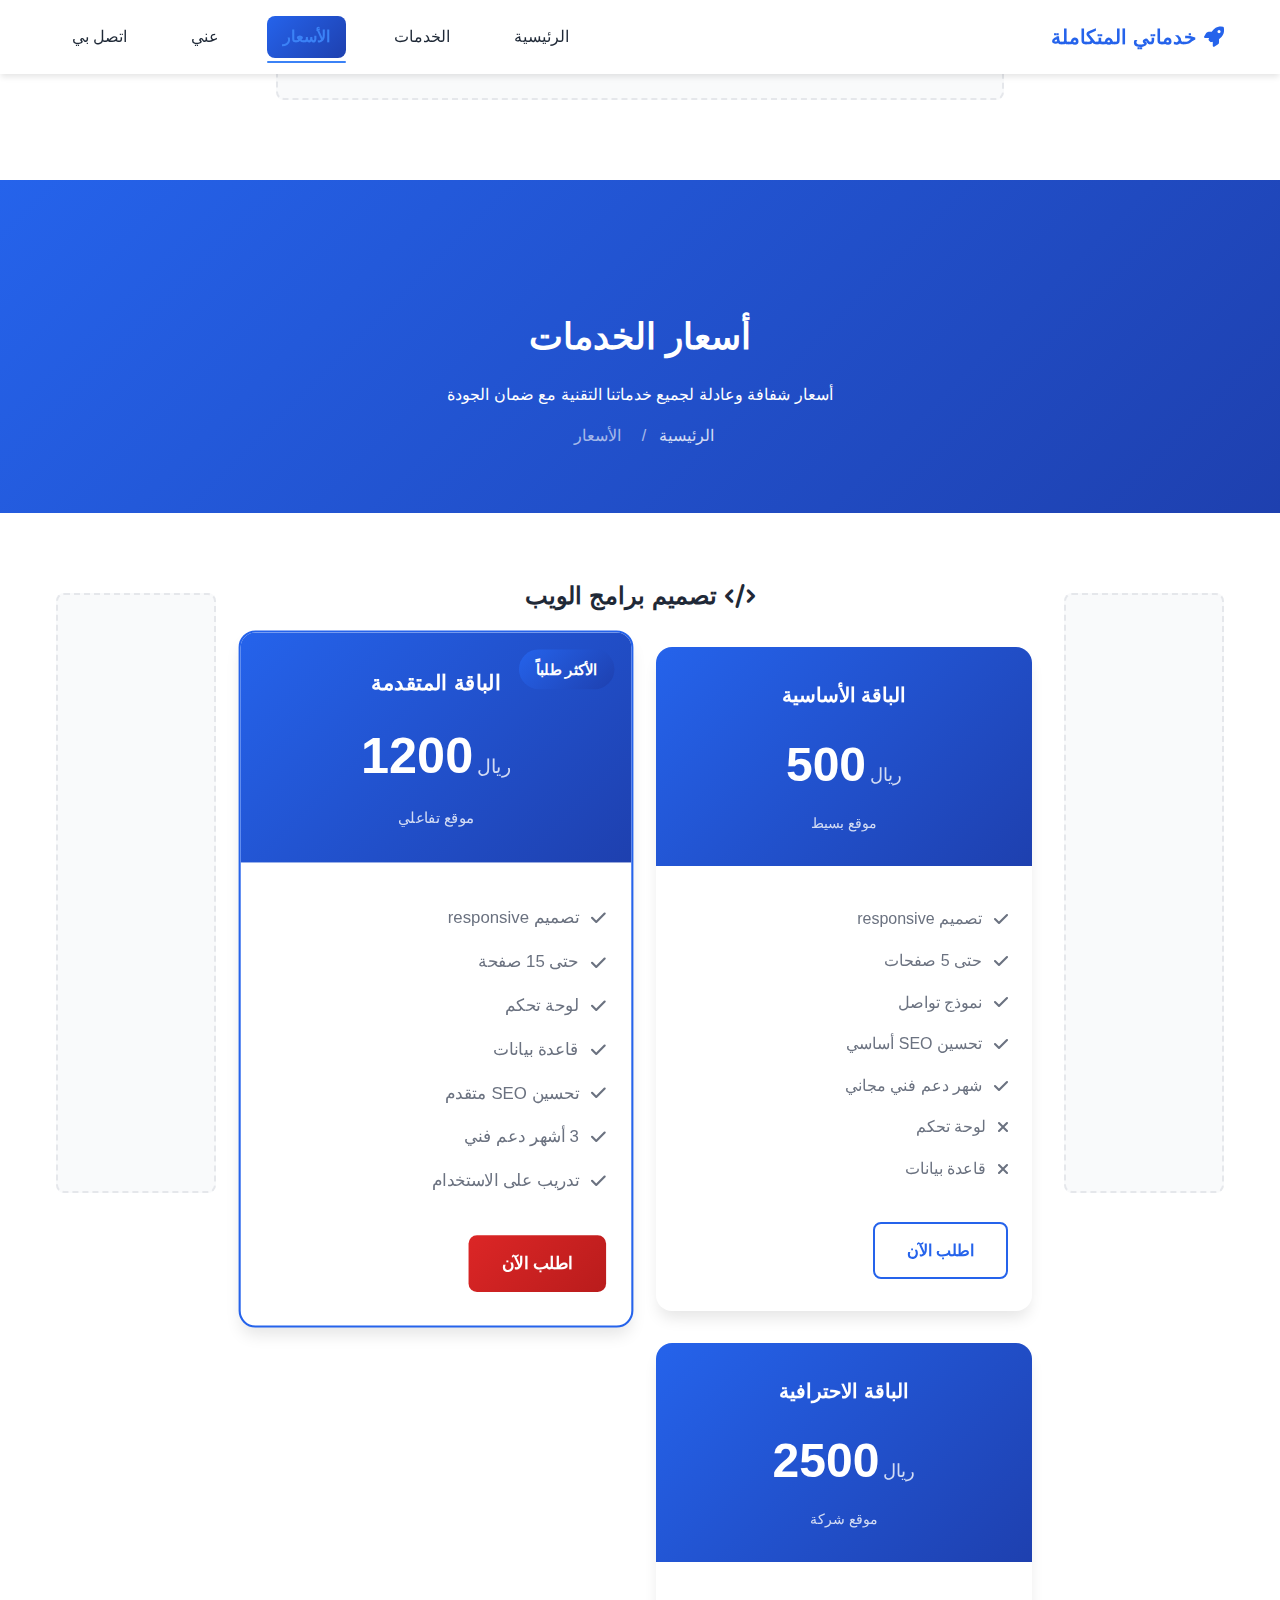
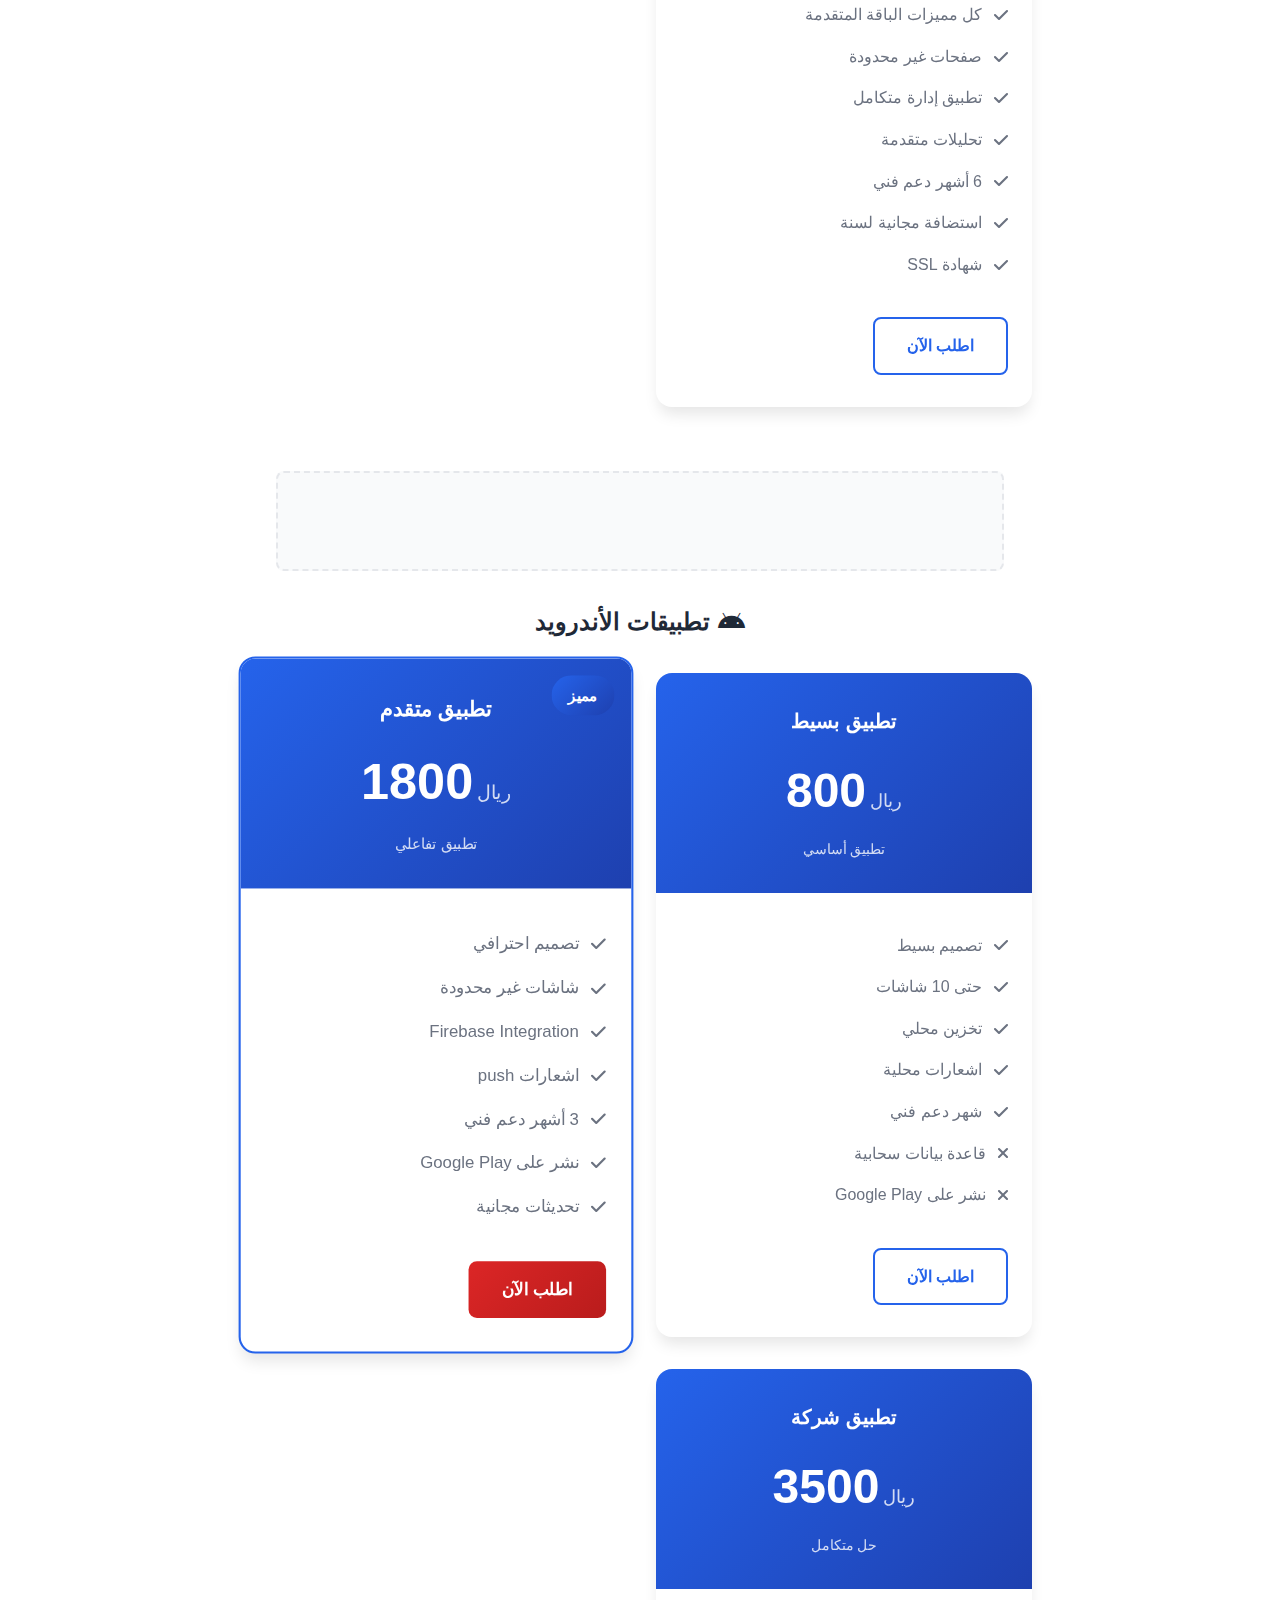
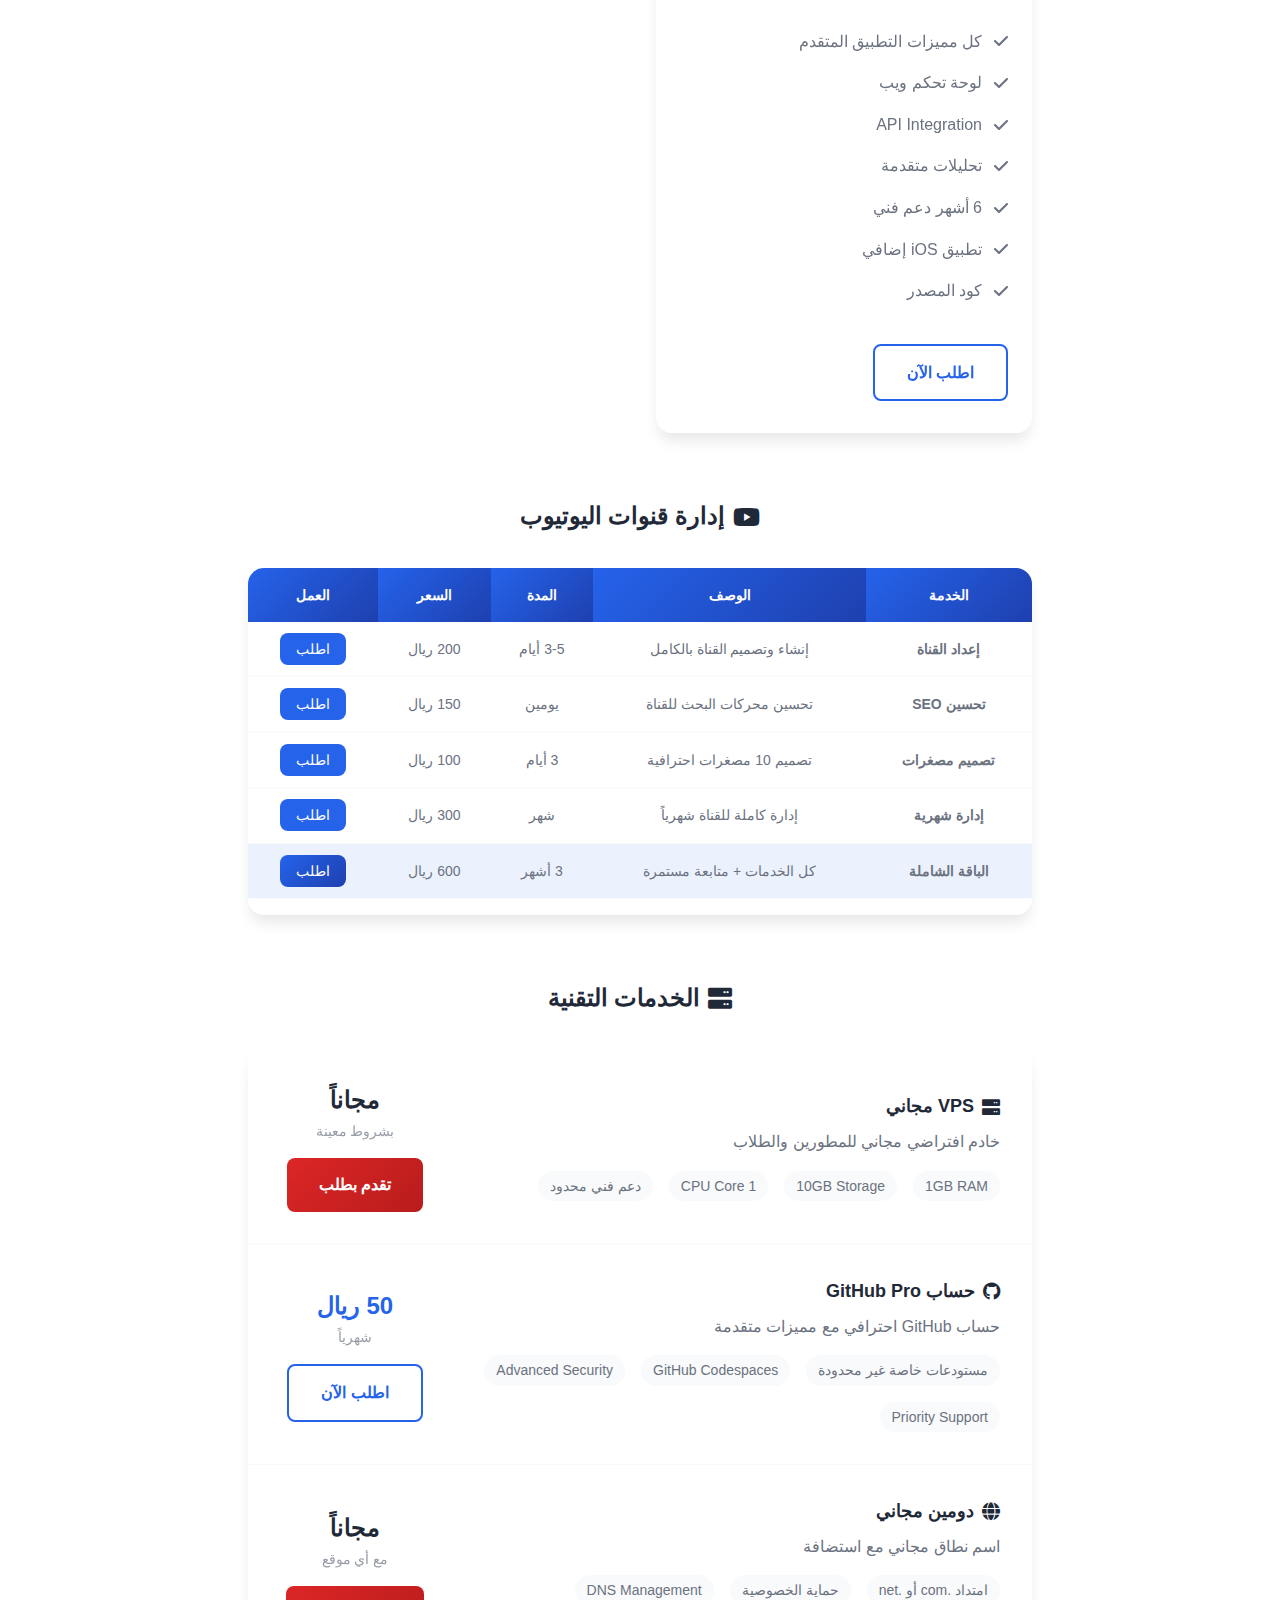
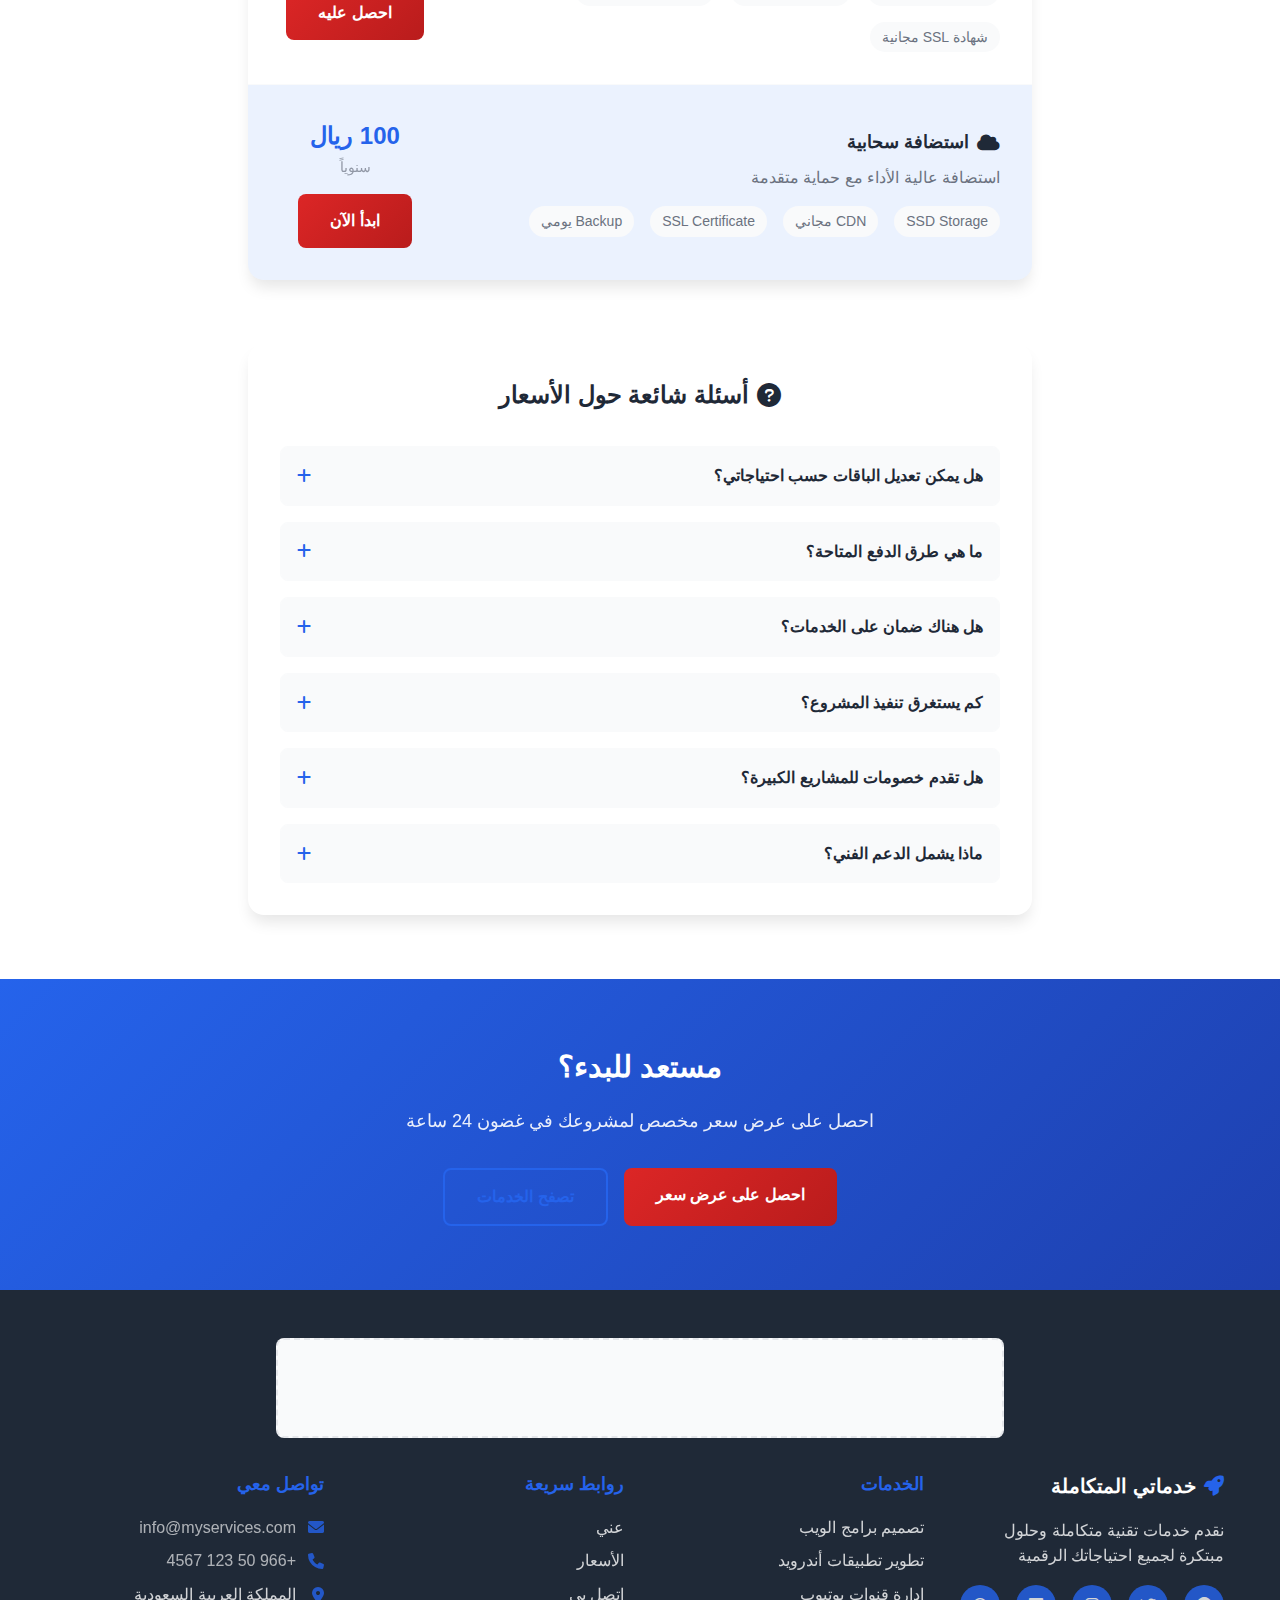
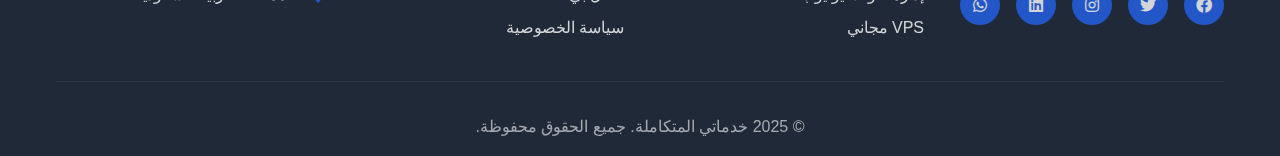
<file: pricing.html>
<!DOCTYPE html>
<html lang="ar" dir="rtl">
<head>
    <meta charset="UTF-8">
    <meta name="viewport" content="width=device-width, initial-scale=1.0">
    <meta name="monetag" content="b54ccd0e0ca81d976e5c4174c6a3be33">
    <title>أسعار الخدمات - خدماتي المتكاملة</title>
    <meta name="description" content="أسعار شفافة وعروض مميزة لجميع خدماتنا التقنية">
    <link rel="stylesheet" href="style.css">
    <link rel="stylesheet" href="enhancements.css">
    <link href="https://cdnjs.cloudflare.com/ajax/libs/font-awesome/6.0.0/css/all.min.css" rel="stylesheet">
    <!-- Google AdSense Code -->
    <script async src="https://pagead2.googlesyndication.com/pagead/js/adsbygoogle.js?client=ca-pub-XXXXXXXXXX" crossorigin="anonymous"></script>
</head>
<body>
    <!-- Header Ad Slot -->
    <div class="ad-container header-ad" id="header-ad">
        <ins class="adsbygoogle" style="display:block" data-ad-client="ca-pub-XXXXXXXXXX" data-ad-slot="XXXXXXXXXX" data-ad-format="horizontal"></ins>
    </div>

    <!-- Navigation -->
    <nav class="navbar">
        <div class="nav-container">
            <div class="nav-logo">
                <i class="fas fa-rocket"></i>
                <span>خدماتي المتكاملة</span>
            </div>
            <div class="nav-menu" id="nav-menu">
                <a href="index.html" class="nav-link">الرئيسية</a>
                <a href="services.html" class="nav-link">الخدمات</a>
                <a href="pricing.html" class="nav-link active">الأسعار</a>
                <a href="about.html" class="nav-link">عني</a>
                <a href="contact.html" class="nav-link">اتصل بي</a>
            </div>
            <div class="nav-toggle" id="nav-toggle">
                <i class="fas fa-bars"></i>
            </div>
        </div>
    </nav>

    <!-- Page Header -->
    <section class="page-header">
        <div class="container">
            <h1>أسعار الخدمات</h1>
            <p>أسعار شفافة وعادلة لجميع خدماتنا التقنية مع ضمان الجودة</p>
            <nav class="breadcrumb">
                <a href="index.html">الرئيسية</a>
                <span>/</span>
                <span>الأسعار</span>
            </nav>
        </div>
    </section>

    <!-- Pricing Plans -->
    <section class="pricing-plans">
        <div class="container">
            <!-- Sidebar Ad -->
            <div class="sidebar-ad-container">
                <div class="ad-container sidebar-ad" id="sidebar-ad-left">
                    <ins class="adsbygoogle" style="display:block" data-ad-client="ca-pub-XXXXXXXXXX" data-ad-slot="XXXXXXXXXX" data-ad-format="vertical"></ins>
                </div>
            </div>

            <div class="main-content">
                <!-- Web Development Pricing -->
                <div class="pricing-category">
                    <h2><i class="fas fa-code"></i> تصميم برامج الويب</h2>
                    <div class="pricing-grid">
                        <div class="pricing-card">
                            <div class="card-header">
                                <h3>الباقة الأساسية</h3>
                                <div class="price">
                                    <span class="currency">ريال</span>
                                    <span class="amount">500</span>
                                </div>
                                <div class="duration">موقع بسيط</div>
                            </div>
                            <div class="card-body">
                                <ul class="features">
                                    <li><i class="fas fa-check"></i> تصميم responsive</li>
                                    <li><i class="fas fa-check"></i> حتى 5 صفحات</li>
                                    <li><i class="fas fa-check"></i> نموذج تواصل</li>
                                    <li><i class="fas fa-check"></i> تحسين SEO أساسي</li>
                                    <li><i class="fas fa-check"></i> شهر دعم فني مجاني</li>
                                    <li><i class="fas fa-times"></i> لوحة تحكم</li>
                                    <li><i class="fas fa-times"></i> قاعدة بيانات</li>
                                </ul>
                                <a href="contact.html" class="btn btn-outline">اطلب الآن</a>
                            </div>
                        </div>

                        <div class="pricing-card featured">
                            <div class="badge">الأكثر طلباً</div>
                            <div class="card-header">
                                <h3>الباقة المتقدمة</h3>
                                <div class="price">
                                    <span class="currency">ريال</span>
                                    <span class="amount">1200</span>
                                </div>
                                <div class="duration">موقع تفاعلي</div>
                            </div>
                            <div class="card-body">
                                <ul class="features">
                                    <li><i class="fas fa-check"></i> تصميم responsive</li>
                                    <li><i class="fas fa-check"></i> حتى 15 صفحة</li>
                                    <li><i class="fas fa-check"></i> لوحة تحكم</li>
                                    <li><i class="fas fa-check"></i> قاعدة بيانات</li>
                                    <li><i class="fas fa-check"></i> تحسين SEO متقدم</li>
                                    <li><i class="fas fa-check"></i> 3 أشهر دعم فني</li>
                                    <li><i class="fas fa-check"></i> تدريب على الاستخدام</li>
                                </ul>
                                <a href="contact.html" class="btn btn-primary">اطلب الآن</a>
                            </div>
                        </div>

                        <div class="pricing-card">
                            <div class="card-header">
                                <h3>الباقة الاحترافية</h3>
                                <div class="price">
                                    <span class="currency">ريال</span>
                                    <span class="amount">2500</span>
                                </div>
                                <div class="duration">موقع شركة</div>
                            </div>
                            <div class="card-body">
                                <ul class="features">
                                    <li><i class="fas fa-check"></i> كل مميزات الباقة المتقدمة</li>
                                    <li><i class="fas fa-check"></i> صفحات غير محدودة</li>
                                    <li><i class="fas fa-check"></i> تطبيق إدارة متكامل</li>
                                    <li><i class="fas fa-check"></i> تحليلات متقدمة</li>
                                    <li><i class="fas fa-check"></i> 6 أشهر دعم فني</li>
                                    <li><i class="fas fa-check"></i> استضافة مجانية لسنة</li>
                                    <li><i class="fas fa-check"></i> شهادة SSL</li>
                                </ul>
                                <a href="contact.html" class="btn btn-outline">اطلب الآن</a>
                            </div>
                        </div>
                    </div>
                </div>

                <!-- Between Sections Ad -->
                <div class="ad-container between-sections-ad" id="between-sections-ad">
                    <ins class="adsbygoogle" style="display:block" data-ad-client="ca-pub-XXXXXXXXXX" data-ad-slot="XXXXXXXXXX" data-ad-format="horizontal"></ins>
                </div>

                <!-- Mobile App Pricing -->
                <div class="pricing-category">
                    <h2><i class="fab fa-android"></i> تطبيقات الأندرويد</h2>
                    <div class="pricing-grid">
                        <div class="pricing-card">
                            <div class="card-header">
                                <h3>تطبيق بسيط</h3>
                                <div class="price">
                                    <span class="currency">ريال</span>
                                    <span class="amount">800</span>
                                </div>
                                <div class="duration">تطبيق أساسي</div>
                            </div>
                            <div class="card-body">
                                <ul class="features">
                                    <li><i class="fas fa-check"></i> تصميم بسيط</li>
                                    <li><i class="fas fa-check"></i> حتى 10 شاشات</li>
                                    <li><i class="fas fa-check"></i> تخزين محلي</li>
                                    <li><i class="fas fa-check"></i> اشعارات محلية</li>
                                    <li><i class="fas fa-check"></i> شهر دعم فني</li>
                                    <li><i class="fas fa-times"></i> قاعدة بيانات سحابية</li>
                                    <li><i class="fas fa-times"></i> نشر على Google Play</li>
                                </ul>
                                <a href="contact.html" class="btn btn-outline">اطلب الآن</a>
                            </div>
                        </div>

                        <div class="pricing-card featured">
                            <div class="badge">مميز</div>
                            <div class="card-header">
                                <h3>تطبيق متقدم</h3>
                                <div class="price">
                                    <span class="currency">ريال</span>
                                    <span class="amount">1800</span>
                                </div>
                                <div class="duration">تطبيق تفاعلي</div>
                            </div>
                            <div class="card-body">
                                <ul class="features">
                                    <li><i class="fas fa-check"></i> تصميم احترافي</li>
                                    <li><i class="fas fa-check"></i> شاشات غير محدودة</li>
                                    <li><i class="fas fa-check"></i> Firebase Integration</li>
                                    <li><i class="fas fa-check"></i> اشعارات push</li>
                                    <li><i class="fas fa-check"></i> 3 أشهر دعم فني</li>
                                    <li><i class="fas fa-check"></i> نشر على Google Play</li>
                                    <li><i class="fas fa-check"></i> تحديثات مجانية</li>
                                </ul>
                                <a href="contact.html" class="btn btn-primary">اطلب الآن</a>
                            </div>
                        </div>

                        <div class="pricing-card">
                            <div class="card-header">
                                <h3>تطبيق شركة</h3>
                                <div class="price">
                                    <span class="currency">ريال</span>
                                    <span class="amount">3500</span>
                                </div>
                                <div class="duration">حل متكامل</div>
                            </div>
                            <div class="card-body">
                                <ul class="features">
                                    <li><i class="fas fa-check"></i> كل مميزات التطبيق المتقدم</li>
                                    <li><i class="fas fa-check"></i> لوحة تحكم ويب</li>
                                    <li><i class="fas fa-check"></i> API Integration</li>
                                    <li><i class="fas fa-check"></i> تحليلات متقدمة</li>
                                    <li><i class="fas fa-check"></i> 6 أشهر دعم فني</li>
                                    <li><i class="fas fa-check"></i> تطبيق iOS إضافي</li>
                                    <li><i class="fas fa-check"></i> كود المصدر</li>
                                </ul>
                                <a href="contact.html" class="btn btn-outline">اطلب الآن</a>
                            </div>
                        </div>
                    </div>
                </div>

                <!-- YouTube Management Pricing -->
                <div class="pricing-category">
                    <h2><i class="fab fa-youtube"></i> إدارة قنوات اليوتيوب</h2>
                    <div class="pricing-table">
                        <table class="service-table">
                            <thead>
                                <tr>
                                    <th>الخدمة</th>
                                    <th>الوصف</th>
                                    <th>المدة</th>
                                    <th>السعر</th>
                                    <th>العمل</th>
                                </tr>
                            </thead>
                            <tbody>
                                <tr>
                                    <td><strong>إعداد القناة</strong></td>
                                    <td>إنشاء وتصميم القناة بالكامل</td>
                                    <td>3-5 أيام</td>
                                    <td>200 ريال</td>
                                    <td><a href="contact.html" class="btn-small">اطلب</a></td>
                                </tr>
                                <tr>
                                    <td><strong>تحسين SEO</strong></td>
                                    <td>تحسين محركات البحث للقناة</td>
                                    <td>يومين</td>
                                    <td>150 ريال</td>
                                    <td><a href="contact.html" class="btn-small">اطلب</a></td>
                                </tr>
                                <tr>
                                    <td><strong>تصميم مصغرات</strong></td>
                                    <td>تصميم 10 مصغرات احترافية</td>
                                    <td>3 أيام</td>
                                    <td>100 ريال</td>
                                    <td><a href="contact.html" class="btn-small">اطلب</a></td>
                                </tr>
                                <tr>
                                    <td><strong>إدارة شهرية</strong></td>
                                    <td>إدارة كاملة للقناة شهرياً</td>
                                    <td>شهر</td>
                                    <td>300 ريال</td>
                                    <td><a href="contact.html" class="btn-small">اطلب</a></td>
                                </tr>
                                <tr class="featured-row">
                                    <td><strong>الباقة الشاملة</strong></td>
                                    <td>كل الخدمات + متابعة مستمرة</td>
                                    <td>3 أشهر</td>
                                    <td>600 ريال</td>
                                    <td><a href="contact.html" class="btn-small primary">اطلب</a></td>
                                </tr>
                            </tbody>
                        </table>
                    </div>
                </div>

                <!-- VPS & Technical Services -->
                <div class="pricing-category">
                    <h2><i class="fas fa-server"></i> الخدمات التقنية</h2>
                    <div class="technical-services">
                        <div class="service-row">
                            <div class="service-info">
                                <h3><i class="fas fa-server"></i> VPS مجاني</h3>
                                <p>خادم افتراضي مجاني للمطورين والطلاب</p>
                                <ul>
                                    <li>1GB RAM</li>
                                    <li>10GB Storage</li>
                                    <li>1 CPU Core</li>
                                    <li>دعم فني محدود</li>
                                </ul>
                            </div>
                            <div class="service-price">
                                <div class="price-tag">
                                    <span class="price-free">مجاناً</span>
                                    <div class="conditions">بشروط معينة</div>
                                </div>
                                <a href="contact.html" class="btn btn-primary">تقدم بطلب</a>
                            </div>
                        </div>

                        <div class="service-row">
                            <div class="service-info">
                                <h3><i class="fab fa-github"></i> حساب GitHub Pro</h3>
                                <p>حساب GitHub احترافي مع مميزات متقدمة</p>
                                <ul>
                                    <li>مستودعات خاصة غير محدودة</li>
                                    <li>GitHub Codespaces</li>
                                    <li>Advanced Security</li>
                                    <li>Priority Support</li>
                                </ul>
                            </div>
                            <div class="service-price">
                                <div class="price-tag">
                                    <span class="price-amount">50 ريال</span>
                                    <div class="conditions">شهرياً</div>
                                </div>
                                <a href="contact.html" class="btn btn-outline">اطلب الآن</a>
                            </div>
                        </div>

                        <div class="service-row">
                            <div class="service-info">
                                <h3><i class="fas fa-globe"></i> دومين مجاني</h3>
                                <p>اسم نطاق مجاني مع استضافة</p>
                                <ul>
                                    <li>امتداد .com أو .net</li>
                                    <li>حماية الخصوصية</li>
                                    <li>DNS Management</li>
                                    <li>شهادة SSL مجانية</li>
                                </ul>
                            </div>
                            <div class="service-price">
                                <div class="price-tag">
                                    <span class="price-free">مجاناً</span>
                                    <div class="conditions">مع أي موقع</div>
                                </div>
                                <a href="contact.html" class="btn btn-primary">احصل عليه</a>
                            </div>
                        </div>

                        <div class="service-row featured">
                            <div class="service-info">
                                <h3><i class="fas fa-cloud"></i> استضافة سحابية</h3>
                                <p>استضافة عالية الأداء مع حماية متقدمة</p>
                                <ul>
                                    <li>SSD Storage</li>
                                    <li>CDN مجاني</li>
                                    <li>SSL Certificate</li>
                                    <li>Backup يومي</li>
                                </ul>
                            </div>
                            <div class="service-price">
                                <div class="price-tag">
                                    <span class="price-amount">100 ريال</span>
                                    <div class="conditions">سنوياً</div>
                                </div>
                                <a href="contact.html" class="btn btn-primary">ابدأ الآن</a>
                            </div>
                        </div>
                    </div>
                </div>

                <!-- FAQ Section -->
                <div class="pricing-faq">
                    <h2><i class="fas fa-question-circle"></i> أسئلة شائعة حول الأسعار</h2>
                    <div class="faq-grid">
                        <div class="faq-item">
                            <div class="faq-question" onclick="toggleFaq(this)">
                                <h4>هل يمكن تعديل الباقات حسب احتياجاتي؟</h4>
                                <i class="fas fa-plus"></i>
                            </div>
                            <div class="faq-answer">
                                <p>بالطبع! يمكنني تخصيص أي باقة حسب احتياجاتك المحددة وميزانيتك. تواصل معي لمناقشة المتطلبات.</p>
                            </div>
                        </div>

                        <div class="faq-item">
                            <div class="faq-question" onclick="toggleFaq(this)">
                                <h4>ما هي طرق الدفع المتاحة؟</h4>
                                <i class="fas fa-plus"></i>
                            </div>
                            <div class="faq-answer">
                                <p>نقبل الدفع عبر التحويل البنكي، مدى، فيزا، ماستركارد، وجميع طرق الدفع الإلكتروني المحلية.</p>
                            </div>
                        </div>

                        <div class="faq-item">
                            <div class="faq-question" onclick="toggleFaq(this)">
                                <h4>هل هناك ضمان على الخدمات؟</h4>
                                <i class="fas fa-plus"></i>
                            </div>
                            <div class="faq-answer">
                                <p>نعم، نقدم ضمان استرداد المبلغ خلال 7 أيام من التسليم إذا لم تكن راضياً عن النتيجة النهائية.</p>
                            </div>
                        </div>

                        <div class="faq-item">
                            <div class="faq-question" onclick="toggleFaq(this)">
                                <h4>كم يستغرق تنفيذ المشروع؟</h4>
                                <i class="fas fa-plus"></i>
                            </div>
                            <div class="faq-answer">
                                <p>يعتمد على حجم المشروع. المواقع البسيطة 3-7 أيام، المتقدمة 2-3 أسابيع، والتطبيقات 2-6 أسابيع.</p>
                            </div>
                        </div>

                        <div class="faq-item">
                            <div class="faq-question" onclick="toggleFaq(this)">
                                <h4>هل تقدم خصومات للمشاريع الكبيرة؟</h4>
                                <i class="fas fa-plus"></i>
                            </div>
                            <div class="faq-answer">
                                <p>نعم، نقدم خصومات تصل إلى 20% للمشاريع الكبيرة والعملاء الدائمين. تواصل معنا للحصول على عرض سعر مخصص.</p>
                            </div>
                        </div>

                        <div class="faq-item">
                            <div class="faq-question" onclick="toggleFaq(this)">
                                <h4>ماذا يشمل الدعم الفني؟</h4>
                                <i class="fas fa-plus"></i>
                            </div>
                            <div class="faq-answer">
                                <p>الدعم الفني يشمل إصلاح الأخطاء، الاستشارات التقنية، والمساعدة في الاستخدام. لا يشمل إضافة مميزات جديدة.</p>
                            </div>
                        </div>
                    </div>
                </div>
            </div>

            <!-- Right Sidebar Ad -->
            <div class="sidebar-ad-container">
                <div class="ad-container sidebar-ad" id="sidebar-ad-right">
                    <ins class="adsbygoogle" style="display:block" data-ad-client="ca-pub-XXXXXXXXXX" data-ad-slot="XXXXXXXXXX" data-ad-format="vertical"></ins>
                </div>
            </div>
        </div>
    </section>

    <!-- Contact CTA -->
    <section class="contact-cta">
        <div class="container">
            <div class="cta-content">
                <h2>مستعد للبدء؟</h2>
                <p>احصل على عرض سعر مخصص لمشروعك في غضون 24 ساعة</p>
                <div class="cta-buttons">
                    <a href="contact.html" class="btn btn-primary">احصل على عرض سعر</a>
                    <a href="services.html" class="btn btn-outline">تصفح الخدمات</a>
                </div>
            </div>
        </div>
    </section>

    <!-- Footer -->
    <footer class="footer">
        <div class="container">
            <!-- Footer Ad -->
            <div class="ad-container footer-ad" id="footer-ad">
                <ins class="adsbygoogle" style="display:block" data-ad-client="ca-pub-XXXXXXXXXX" data-ad-slot="XXXXXXXXXX" data-ad-format="horizontal"></ins>
            </div>

            <div class="footer-content">
                <div class="footer-section">
                    <div class="footer-logo">
                        <i class="fas fa-rocket"></i>
                        <span>خدماتي المتكاملة</span>
                    </div>
                    <p>نقدم خدمات تقنية متكاملة وحلول مبتكرة لجميع احتياجاتك الرقمية</p>
                    <div class="social-links">
                        <!-- سيتم ملء الروابط تلقائياً بواسطة JavaScript -->
                    </div>
                </div>

                <div class="footer-section">
                    <h3>الخدمات</h3>
                    <ul>
                        <li><a href="services.html">تصميم برامج الويب</a></li>
                        <li><a href="services.html">تطوير تطبيقات أندرويد</a></li>
                        <li><a href="services.html">إدارة قنوات يوتيوب</a></li>
                        <li><a href="services.html">VPS مجاني</a></li>
                    </ul>
                </div>

                <div class="footer-section">
                    <h3>روابط سريعة</h3>
                    <ul>
                        <li><a href="about.html">عني</a></li>
                        <li><a href="pricing.html">الأسعار</a></li>
                        <li><a href="contact.html">اتصل بي</a></li>
                        <li><a href="#">سياسة الخصوصية</a></li>
                    </ul>
                </div>

                <div class="footer-section">
                    <h3>تواصل معي</h3>
                    <div class="contact-info">
                        <p><i class="fas fa-envelope"></i> <a href="mailto:info@myservices.com" data-contact="email">info@myservices.com</a></p>
                        <p><i class="fas fa-phone"></i> <a href="tel:+966501234567" data-contact="phone">+966 50 123 4567</a></p>
                        <p><i class="fas fa-map-marker-alt"></i> <span data-contact="address">المملكة العربية السعودية</span></p>
                    </div>
                </div>
            </div>

            <div class="footer-bottom">
                <p>&copy; 2025 خدماتي المتكاملة. جميع الحقوق محفوظة.</p>
            </div>
        </div>
    </footer>

    <script src="script.js"></script>
    <script>
        // FAQ Toggle Function
        function toggleFaq(element) {
            const faqItem = element.closest('.faq-item');
            const isActive = faqItem.classList.contains('active');
            
            // Close all FAQ items
            document.querySelectorAll('.faq-item').forEach(item => {
                item.classList.remove('active');
                item.querySelector('.faq-question i').className = 'fas fa-plus';
            });
            
            // Open clicked item if it wasn't active
            if (!isActive) {
                faqItem.classList.add('active');
                element.querySelector('i').className = 'fas fa-minus';
            }
        }

        // Initialize AdSense ads
        (adsbygoogle = window.adsbygoogle || []).push({});
    </script>
    
    <style>
        /* Pricing page specific styles */
        .page-header {
            background: var(--gradient-primary);
            color: var(--accent-color);
            padding: 8rem 0 4rem;
            margin-top: 80px;
            text-align: center;
        }
        
        .page-header h1 {
            font-size: var(--font-size-4xl);
            font-weight: bold;
            margin-bottom: 1rem;
        }
        
        .breadcrumb {
            margin-top: 1rem;
        }
        
        .breadcrumb a {
            color: var(--accent-color);
            text-decoration: none;
            opacity: 0.8;
        }
        
        .breadcrumb span {
            margin: 0 0.5rem;
            opacity: 0.6;
        }
        
        .pricing-plans {
            padding: 4rem 0;
        }
        
        .pricing-plans .container {
            display: grid;
            grid-template-columns: 160px 1fr 160px;
            gap: 2rem;
            align-items: start;
        }
        
        .pricing-category {
            margin-bottom: 4rem;
        }
        
        .pricing-category h2 {
            color: var(--text-dark);
            font-size: var(--font-size-2xl);
            font-weight: bold;
            margin-bottom: 2rem;
            text-align: center;
            display: flex;
            align-items: center;
            justify-content: center;
            gap: 0.5rem;
        }
        
        .pricing-grid {
            display: grid;
            grid-template-columns: repeat(auto-fit, minmax(280px, 1fr));
            gap: 2rem;
            margin-bottom: 3rem;
        }
        
        .pricing-card {
            background: var(--accent-color);
            border-radius: 1rem;
            box-shadow: var(--shadow-lg);
            overflow: hidden;
            position: relative;
            transition: all 0.3s ease;
        }
        
        .pricing-card:hover {
            transform: translateY(-5px);
            box-shadow: var(--shadow-xl);
        }
        
        .pricing-card.featured {
            border: 2px solid var(--primary-color);
            transform: scale(1.05);
        }
        
        .badge {
            position: absolute;
            top: 1rem;
            right: 1rem;
            background: var(--gradient-primary);
            color: var(--accent-color);
            padding: 0.5rem 1rem;
            border-radius: 2rem;
            font-size: var(--font-size-sm);
            font-weight: bold;
            z-index: 1;
        }
        
        .card-header {
            background: var(--gradient-primary);
            color: var(--accent-color);
            padding: 2rem 1.5rem;
            text-align: center;
        }
        
        .card-header h3 {
            font-size: var(--font-size-xl);
            font-weight: bold;
            margin-bottom: 1rem;
        }
        
        .price {
            display: flex;
            align-items: baseline;
            justify-content: center;
            gap: 0.25rem;
            margin-bottom: 0.5rem;
        }
        
        .currency {
            font-size: var(--font-size-lg);
            opacity: 0.8;
        }
        
        .amount {
            font-size: 3rem;
            font-weight: bold;
        }
        
        .duration {
            opacity: 0.8;
            font-size: var(--font-size-sm);
        }
        
        .card-body {
            padding: 2rem 1.5rem;
        }
        
        .features {
            list-style: none;
            margin-bottom: 2rem;
        }
        
        .features li {
            display: flex;
            align-items: center;
            gap: 0.75rem;
            padding: 0.5rem 0;
            color: var(--text-gray);
        }
        
        .features .fas.fa-check {
            color: var(--success-color);
        }
        
        .features .fas.fa-times {
            color: var(--error-color);
        }
        
        /* Service Table */
        .pricing-table {
            background: var(--accent-color);
            border-radius: 1rem;
            box-shadow: var(--shadow-lg);
            overflow: hidden;
            margin-bottom: 3rem;
        }
        
        .service-table {
            width: 100%;
            border-collapse: collapse;
        }
        
        .service-table th {
            background: var(--gradient-primary);
            color: var(--accent-color);
            padding: 1rem;
            text-align: center;
            font-weight: bold;
        }
        
        .service-table td {
            padding: 1rem;
            text-align: center;
            border-bottom: 1px solid var(--background-light);
            color: var(--text-gray);
        }
        
        .service-table .featured-row {
            background: rgba(59, 130, 246, 0.1);
        }
        
        .btn-small {
            padding: 0.5rem 1rem;
            font-size: var(--font-size-sm);
            border-radius: 0.5rem;
            text-decoration: none;
            background: var(--primary-color);
            color: var(--accent-color);
            border: none;
            cursor: pointer;
            transition: all 0.3s ease;
        }
        
        .btn-small:hover {
            background: var(--primary-dark);
        }
        
        .btn-small.primary {
            background: var(--gradient-primary);
        }
        
        /* Technical Services */
        .technical-services {
            background: var(--accent-color);
            border-radius: 1rem;
            box-shadow: var(--shadow-lg);
            overflow: hidden;
        }
        
        .service-row {
            display: flex;
            align-items: center;
            justify-content: space-between;
            padding: 2rem;
            border-bottom: 1px solid var(--background-light);
            gap: 2rem;
        }
        
        .service-row:last-child {
            border-bottom: none;
        }
        
        .service-row.featured {
            background: rgba(59, 130, 246, 0.1);
        }
        
        .service-info {
            flex: 1;
        }
        
        .service-info h3 {
            color: var(--text-dark);
            font-size: var(--font-size-lg);
            font-weight: bold;
            margin-bottom: 0.5rem;
            display: flex;
            align-items: center;
            gap: 0.5rem;
        }
        
        .service-info p {
            color: var(--text-gray);
            margin-bottom: 1rem;
        }
        
        .service-info ul {
            list-style: none;
            display: flex;
            flex-wrap: wrap;
            gap: 1rem;
        }
        
        .service-info li {
            background: var(--background-light);
            padding: 0.25rem 0.75rem;
            border-radius: 1rem;
            font-size: var(--font-size-sm);
            color: var(--text-gray);
        }
        
        .service-price {
            text-align: center;
            min-width: 150px;
        }
        
        .price-tag {
            margin-bottom: 1rem;
        }
        
        .price-free {
            font-size: var(--font-size-2xl);
            font-weight: bold;
            color: var(--success-color);
        }
        
        .price-amount {
            font-size: var(--font-size-2xl);
            font-weight: bold;
            color: var(--primary-color);
        }
        
        .conditions {
            font-size: var(--font-size-sm);
            color: var(--text-gray);
            opacity: 0.7;
        }
        
        /* FAQ */
        .pricing-faq {
            background: var(--accent-color);
            border-radius: 1rem;
            box-shadow: var(--shadow-lg);
            padding: 2rem;
            margin-top: 3rem;
        }
        
        .pricing-faq h2 {
            color: var(--text-dark);
            font-size: var(--font-size-2xl);
            font-weight: bold;
            margin-bottom: 2rem;
            text-align: center;
            display: flex;
            align-items: center;
            justify-content: center;
            gap: 0.5rem;
        }
        
        .faq-grid {
            display: grid;
            grid-template-columns: repeat(auto-fit, minmax(400px, 1fr));
            gap: 1rem;
        }
        
        .faq-item {
            border: 1px solid var(--background-light);
            border-radius: 0.5rem;
            overflow: hidden;
        }
        
        .faq-question {
            padding: 1rem;
            background: var(--background-light);
            cursor: pointer;
            display: flex;
            justify-content: space-between;
            align-items: center;
            transition: all 0.3s ease;
        }
        
        .faq-question:hover {
            background: rgba(59, 130, 246, 0.1);
        }
        
        .faq-question h4 {
            color: var(--text-dark);
            font-weight: 600;
            margin: 0;
        }
        
        .faq-question i {
            color: var(--primary-color);
            transition: transform 0.3s ease;
        }
        
        .faq-item.active .faq-question i {
            transform: rotate(45deg);
        }
        
        .faq-answer {
            padding: 0 1rem;
            max-height: 0;
            overflow: hidden;
            transition: all 0.3s ease;
        }
        
        .faq-item.active .faq-answer {
            padding: 1rem;
            max-height: 200px;
        }
        
        .faq-answer p {
            color: var(--text-gray);
            line-height: 1.6;
            margin: 0;
        }
        
        /* Responsive Design */
        @media (max-width: 768px) {
            .pricing-plans .container {
                grid-template-columns: 1fr;
            }
            
            .sidebar-ad-container {
                display: none;
            }
            
            .pricing-grid {
                grid-template-columns: 1fr;
            }
            
            .pricing-card.featured {
                transform: none;
            }
            
            .service-row {
                flex-direction: column;
                text-align: center;
            }
            
            .service-info ul {
                justify-content: center;
            }
            
            .faq-grid {
                grid-template-columns: 1fr;
            }
            
            .service-table {
                font-size: var(--font-size-sm);
            }
            
            .service-table th,
            .service-table td {
                padding: 0.5rem;
            }
        }
        
        @media (max-width: 480px) {
            .page-header h1 {
                font-size: var(--font-size-3xl);
            }
            
            .pricing-category,
            .pricing-faq {
                padding: 1.5rem;
            }
            
            .service-row {
                padding: 1.5rem;
            }
        }
    </style>
</body>
</html>
</file>
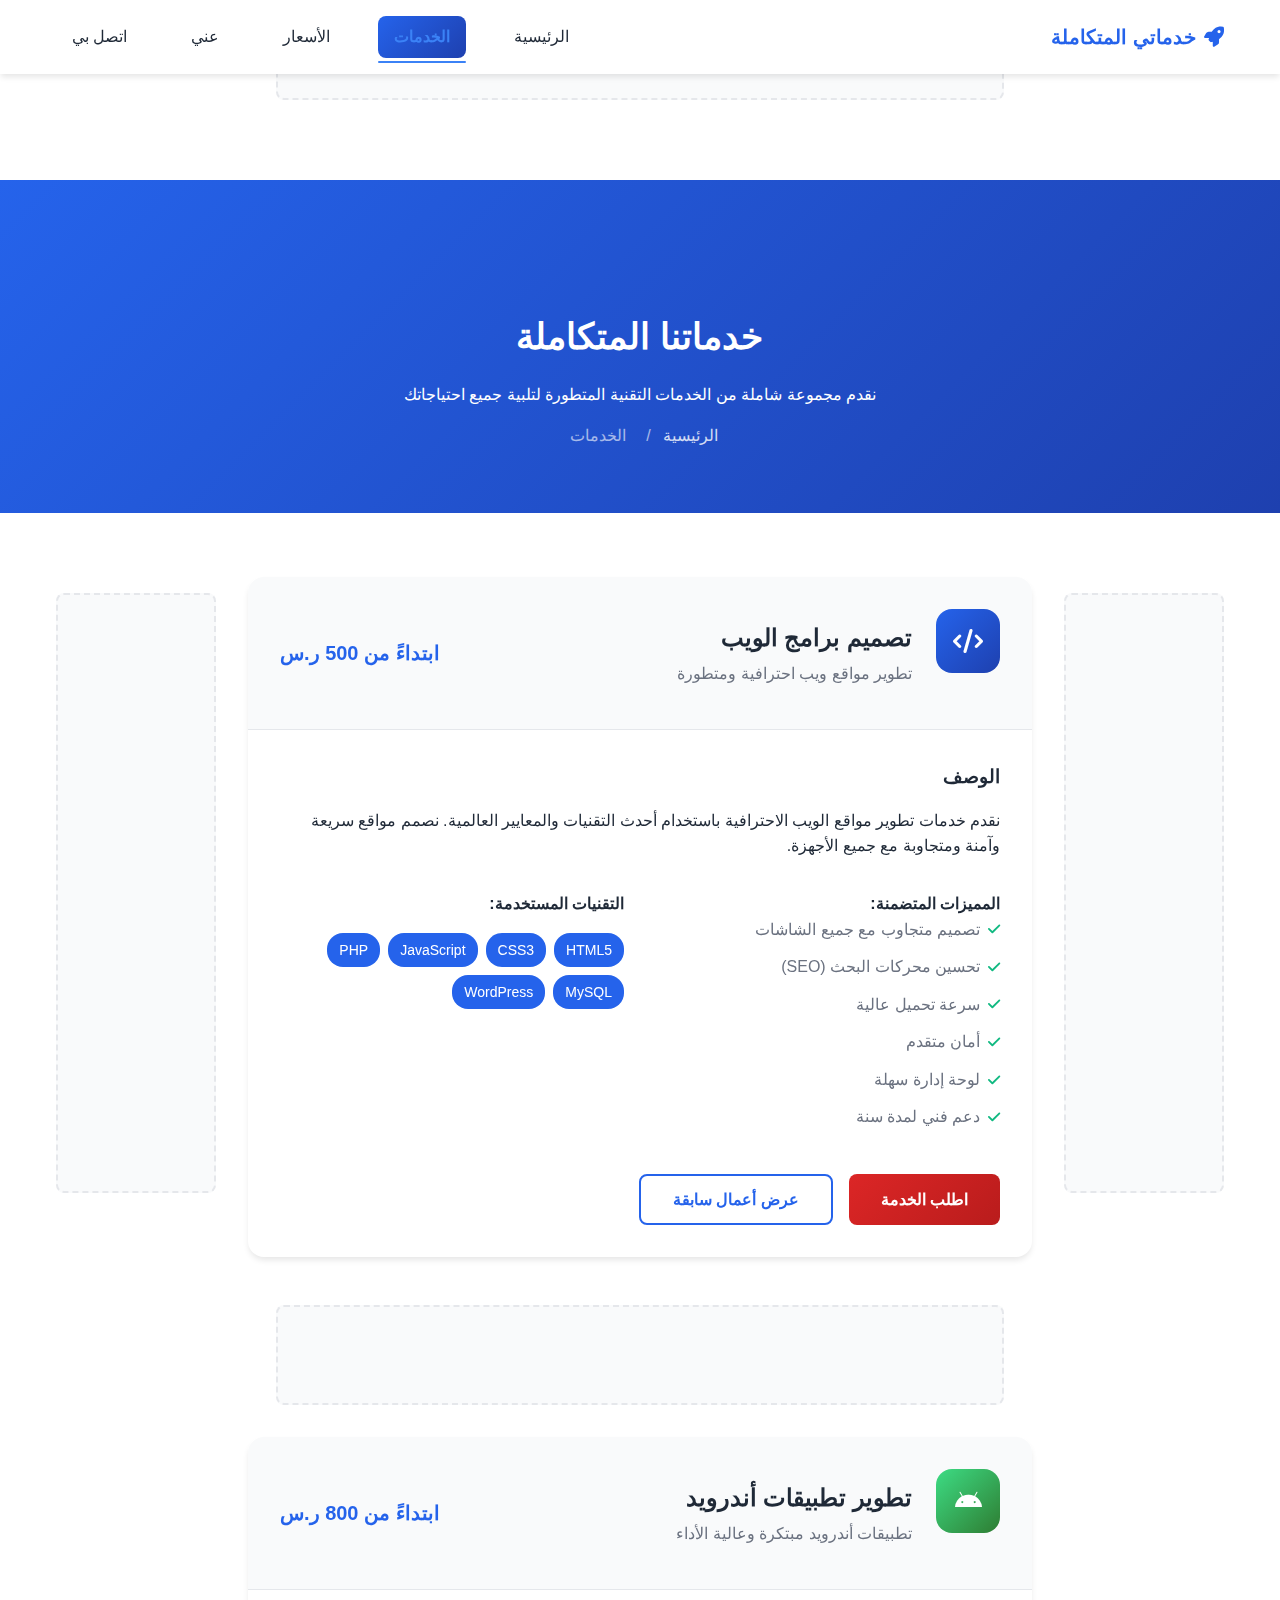
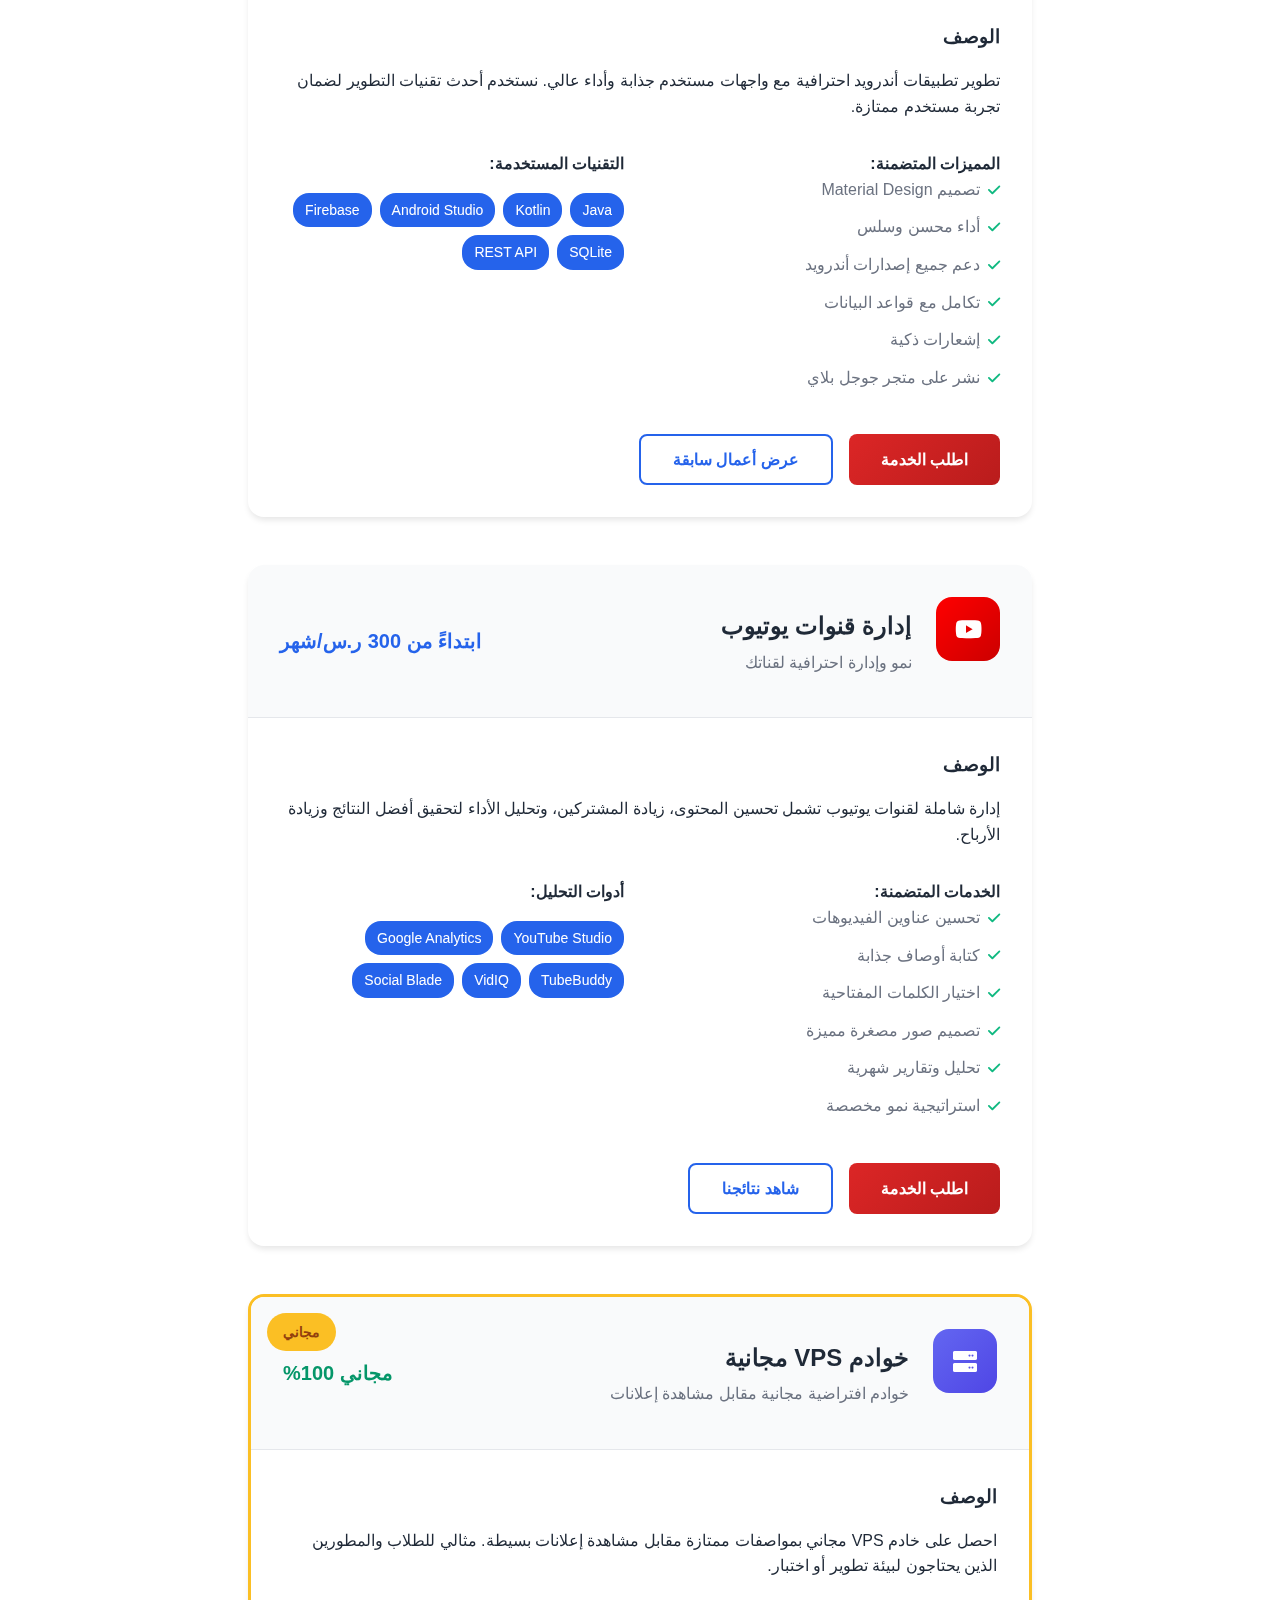
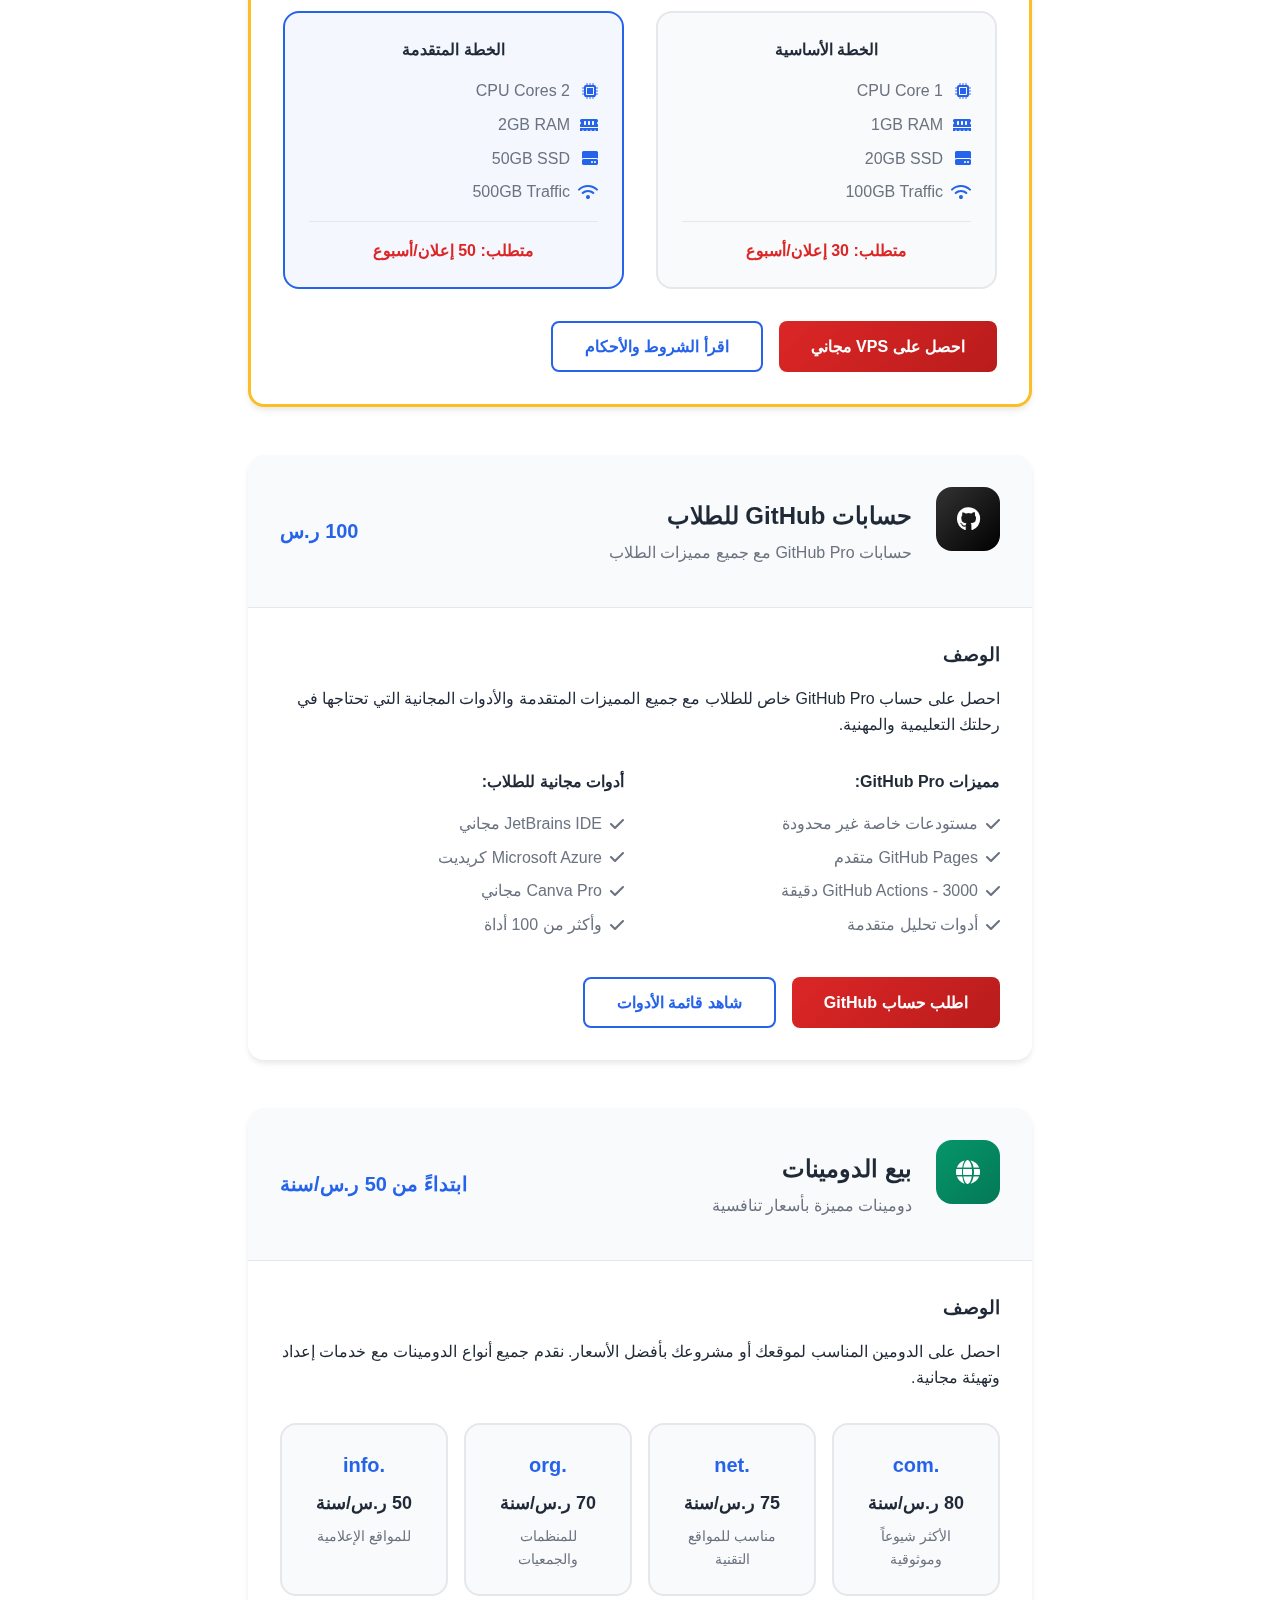
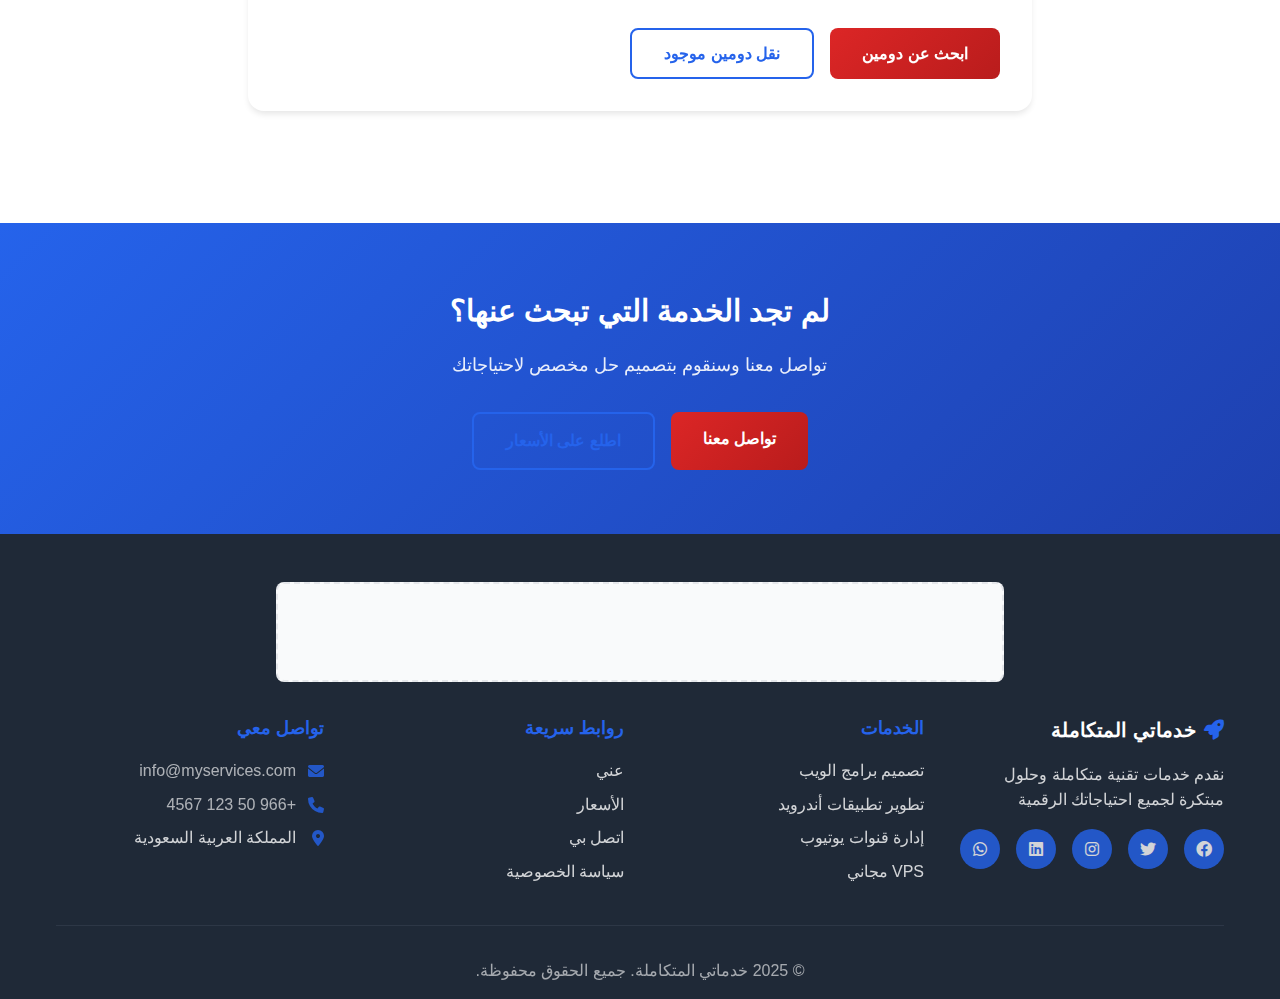
<file: services.html>
<!DOCTYPE html>
<html lang="ar" dir="rtl">
<head>
    <meta charset="UTF-8">
    <meta name="viewport" content="width=device-width, initial-scale=1.0">
    <meta name="monetag" content="b54ccd0e0ca81d976e5c4174c6a3be33">
    <title>خدماتنا - خدماتي المتكاملة</title>
    <meta name="description" content="تعرف على جميع خدماتنا التقنية المتكاملة: تصميم برامج الويب، تطوير تطبيقات الأندرويد، إدارة قنوات يوتيوب، VPS مجاني، وأكثر">
    <link rel="stylesheet" href="style.css">
    <link rel="stylesheet" href="enhancements.css">
    <link href="https://cdnjs.cloudflare.com/ajax/libs/font-awesome/6.0.0/css/all.min.css" rel="stylesheet">
    <!-- Google AdSense Code -->
    <script async src="https://pagead2.googlesyndication.com/pagead/js/adsbygoogle.js?client=ca-pub-XXXXXXXXXX" crossorigin="anonymous"></script>
</head>
<body>
    <!-- Header Ad Slot -->
    <div class="ad-container header-ad" id="header-ad">
        <ins class="adsbygoogle" style="display:block" data-ad-client="ca-pub-XXXXXXXXXX" data-ad-slot="XXXXXXXXXX" data-ad-format="horizontal"></ins>
    </div>

    <!-- Navigation -->
    <nav class="navbar">
        <div class="nav-container">
            <div class="nav-logo">
                <i class="fas fa-rocket"></i>
                <span>خدماتي المتكاملة</span>
            </div>
            <div class="nav-menu" id="nav-menu">
                <a href="index.html" class="nav-link">الرئيسية</a>
                <a href="services.html" class="nav-link active">الخدمات</a>
                <a href="pricing.html" class="nav-link">الأسعار</a>
                <a href="about.html" class="nav-link">عني</a>
                <a href="contact.html" class="nav-link">اتصل بي</a>
            </div>
            <div class="nav-toggle" id="nav-toggle">
                <i class="fas fa-bars"></i>
            </div>
        </div>
    </nav>

    <!-- Page Header -->
    <section class="page-header">
        <div class="container">
            <h1>خدماتنا المتكاملة</h1>
            <p>نقدم مجموعة شاملة من الخدمات التقنية المتطورة لتلبية جميع احتياجاتك</p>
            <nav class="breadcrumb">
                <a href="index.html">الرئيسية</a>
                <span>/</span>
                <span>الخدمات</span>
            </nav>
        </div>
    </section>

    <!-- Services Content -->
    <section class="services-content">
        <div class="container">
            <!-- Sidebar Ad -->
            <div class="sidebar-ad-container">
                <div class="ad-container sidebar-ad" id="sidebar-ad-left">
                    <ins class="adsbygoogle" style="display:block" data-ad-client="ca-pub-XXXXXXXXXX" data-ad-slot="XXXXXXXXXX" data-ad-format="vertical"></ins>
                </div>
            </div>

            <div class="main-content">
                <!-- Service 1: Web Development -->
                <div class="service-detail">
                    <div class="service-header">
                        <div class="service-icon">
                            <i class="fas fa-code"></i>
                        </div>
                        <div>
                            <h2>تصميم برامج الويب</h2>
                            <p class="service-tagline">تطوير مواقع ويب احترافية ومتطورة</p>
                        </div>
                        <div class="service-price">
                            <span class="price">ابتداءً من 500 ر.س</span>
                        </div>
                    </div>
                    
                    <div class="service-content">
                        <div class="service-description">
                            <h3>الوصف</h3>
                            <p>نقدم خدمات تطوير مواقع الويب الاحترافية باستخدام أحدث التقنيات والمعايير العالمية. نصمم مواقع سريعة وآمنة ومتجاوبة مع جميع الأجهزة.</p>
                        </div>
                        
                        <div class="service-features-grid">
                            <div class="feature-list">
                                <h4>المميزات المتضمنة:</h4>
                                <ul>
                                    <li><i class="fas fa-check"></i> تصميم متجاوب مع جميع الشاشات</li>
                                    <li><i class="fas fa-check"></i> تحسين محركات البحث (SEO)</li>
                                    <li><i class="fas fa-check"></i> سرعة تحميل عالية</li>
                                    <li><i class="fas fa-check"></i> أمان متقدم</li>
                                    <li><i class="fas fa-check"></i> لوحة إدارة سهلة</li>
                                    <li><i class="fas fa-check"></i> دعم فني لمدة سنة</li>
                                </ul>
                            </div>
                            
                            <div class="tech-stack">
                                <h4>التقنيات المستخدمة:</h4>
                                <div class="tech-tags">
                                    <span class="tech-tag">HTML5</span>
                                    <span class="tech-tag">CSS3</span>
                                    <span class="tech-tag">JavaScript</span>
                                    <span class="tech-tag">PHP</span>
                                    <span class="tech-tag">MySQL</span>
                                    <span class="tech-tag">WordPress</span>
                                </div>
                            </div>
                        </div>
                        
                        <div class="service-actions">
                            <button class="btn btn-primary">اطلب الخدمة</button>
                            <button class="btn btn-outline">عرض أعمال سابقة</button>
                        </div>
                    </div>
                </div>

                <!-- Between Sections Ad -->
                <div class="ad-container between-sections-ad" id="between-sections-ad">
                    <ins class="adsbygoogle" style="display:block" data-ad-client="ca-pub-XXXXXXXXXX" data-ad-slot="XXXXXXXXXX" data-ad-format="horizontal"></ins>
                </div>

                <!-- Service 2: Android Development -->
                <div class="service-detail">
                    <div class="service-header">
                        <div class="service-icon android">
                            <i class="fab fa-android"></i>
                        </div>
                        <div>
                            <h2>تطوير تطبيقات أندرويد</h2>
                            <p class="service-tagline">تطبيقات أندرويد مبتكرة وعالية الأداء</p>
                        </div>
                        <div class="service-price">
                            <span class="price">ابتداءً من 800 ر.س</span>
                        </div>
                    </div>
                    
                    <div class="service-content">
                        <div class="service-description">
                            <h3>الوصف</h3>
                            <p>تطوير تطبيقات أندرويد احترافية مع واجهات مستخدم جذابة وأداء عالي. نستخدم أحدث تقنيات التطوير لضمان تجربة مستخدم ممتازة.</p>
                        </div>
                        
                        <div class="service-features-grid">
                            <div class="feature-list">
                                <h4>المميزات المتضمنة:</h4>
                                <ul>
                                    <li><i class="fas fa-check"></i> تصميم Material Design</li>
                                    <li><i class="fas fa-check"></i> أداء محسن وسلس</li>
                                    <li><i class="fas fa-check"></i> دعم جميع إصدارات أندرويد</li>
                                    <li><i class="fas fa-check"></i> تكامل مع قواعد البيانات</li>
                                    <li><i class="fas fa-check"></i> إشعارات ذكية</li>
                                    <li><i class="fas fa-check"></i> نشر على متجر جوجل بلاي</li>
                                </ul>
                            </div>
                            
                            <div class="tech-stack">
                                <h4>التقنيات المستخدمة:</h4>
                                <div class="tech-tags">
                                    <span class="tech-tag">Java</span>
                                    <span class="tech-tag">Kotlin</span>
                                    <span class="tech-tag">Android Studio</span>
                                    <span class="tech-tag">Firebase</span>
                                    <span class="tech-tag">SQLite</span>
                                    <span class="tech-tag">REST API</span>
                                </div>
                            </div>
                        </div>
                        
                        <div class="service-actions">
                            <button class="btn btn-primary">اطلب الخدمة</button>
                            <button class="btn btn-outline">عرض أعمال سابقة</button>
                        </div>
                    </div>
                </div>

                <!-- Service 3: YouTube Management -->
                <div class="service-detail">
                    <div class="service-header">
                        <div class="service-icon youtube">
                            <i class="fab fa-youtube"></i>
                        </div>
                        <div>
                            <h2>إدارة قنوات يوتيوب</h2>
                            <p class="service-tagline">نمو وإدارة احترافية لقناتك</p>
                        </div>
                        <div class="service-price">
                            <span class="price">ابتداءً من 300 ر.س/شهر</span>
                        </div>
                    </div>
                    
                    <div class="service-content">
                        <div class="service-description">
                            <h3>الوصف</h3>
                            <p>إدارة شاملة لقنوات يوتيوب تشمل تحسين المحتوى، زيادة المشتركين، وتحليل الأداء لتحقيق أفضل النتائج وزيادة الأرباح.</p>
                        </div>
                        
                        <div class="service-features-grid">
                            <div class="feature-list">
                                <h4>الخدمات المتضمنة:</h4>
                                <ul>
                                    <li><i class="fas fa-check"></i> تحسين عناوين الفيديوهات</li>
                                    <li><i class="fas fa-check"></i> كتابة أوصاف جذابة</li>
                                    <li><i class="fas fa-check"></i> اختيار الكلمات المفتاحية</li>
                                    <li><i class="fas fa-check"></i> تصميم صور مصغرة مميزة</li>
                                    <li><i class="fas fa-check"></i> تحليل وتقارير شهرية</li>
                                    <li><i class="fas fa-check"></i> استراتيجية نمو مخصصة</li>
                                </ul>
                            </div>
                            
                            <div class="tech-stack">
                                <h4>أدوات التحليل:</h4>
                                <div class="tech-tags">
                                    <span class="tech-tag">YouTube Studio</span>
                                    <span class="tech-tag">Google Analytics</span>
                                    <span class="tech-tag">TubeBuddy</span>
                                    <span class="tech-tag">VidIQ</span>
                                    <span class="tech-tag">Social Blade</span>
                                </div>
                            </div>
                        </div>
                        
                        <div class="service-actions">
                            <button class="btn btn-primary">اطلب الخدمة</button>
                            <button class="btn btn-outline">شاهد نتائجنا</button>
                        </div>
                    </div>
                </div>

                <!-- Service 4: Free VPS -->
                <div class="service-detail special">
                    <div class="special-badge">مجاني</div>
                    <div class="service-header">
                        <div class="service-icon vps">
                            <i class="fas fa-server"></i>
                        </div>
                        <div>
                            <h2>خوادم VPS مجانية</h2>
                            <p class="service-tagline">خوادم افتراضية مجانية مقابل مشاهدة إعلانات</p>
                        </div>
                        <div class="service-price">
                            <span class="price free">مجاني 100%</span>
                        </div>
                    </div>
                    
                    <div class="service-content">
                        <div class="service-description">
                            <h3>الوصف</h3>
                            <p>احصل على خادم VPS مجاني بمواصفات ممتازة مقابل مشاهدة إعلانات بسيطة. مثالي للطلاب والمطورين الذين يحتاجون لبيئة تطوير أو اختبار.</p>
                        </div>
                        
                        <div class="vps-plans">
                            <div class="vps-plan">
                                <h4>الخطة الأساسية</h4>
                                <div class="plan-specs">
                                    <div class="spec">
                                        <i class="fas fa-microchip"></i>
                                        <span>1 CPU Core</span>
                                    </div>
                                    <div class="spec">
                                        <i class="fas fa-memory"></i>
                                        <span>1GB RAM</span>
                                    </div>
                                    <div class="spec">
                                        <i class="fas fa-hdd"></i>
                                        <span>20GB SSD</span>
                                    </div>
                                    <div class="spec">
                                        <i class="fas fa-wifi"></i>
                                        <span>100GB Traffic</span>
                                    </div>
                                </div>
                                <div class="plan-requirement">
                                    <p>متطلب: 30 إعلان/أسبوع</p>
                                </div>
                            </div>
                            
                            <div class="vps-plan premium">
                                <h4>الخطة المتقدمة</h4>
                                <div class="plan-specs">
                                    <div class="spec">
                                        <i class="fas fa-microchip"></i>
                                        <span>2 CPU Cores</span>
                                    </div>
                                    <div class="spec">
                                        <i class="fas fa-memory"></i>
                                        <span>2GB RAM</span>
                                    </div>
                                    <div class="spec">
                                        <i class="fas fa-hdd"></i>
                                        <span>50GB SSD</span>
                                    </div>
                                    <div class="spec">
                                        <i class="fas fa-wifi"></i>
                                        <span>500GB Traffic</span>
                                    </div>
                                </div>
                                <div class="plan-requirement">
                                    <p>متطلب: 50 إعلان/أسبوع</p>
                                </div>
                            </div>
                        </div>
                        
                        <div class="service-actions">
                            <button class="btn btn-primary">احصل على VPS مجاني</button>
                            <button class="btn btn-outline">اقرأ الشروط والأحكام</button>
                        </div>
                    </div>
                </div>

                <!-- Service 5: GitHub Student Accounts -->
                <div class="service-detail">
                    <div class="service-header">
                        <div class="service-icon github">
                            <i class="fab fa-github"></i>
                        </div>
                        <div>
                            <h2>حسابات GitHub للطلاب</h2>
                            <p class="service-tagline">حسابات GitHub Pro مع جميع مميزات الطلاب</p>
                        </div>
                        <div class="service-price">
                            <span class="price">100 ر.س</span>
                        </div>
                    </div>
                    
                    <div class="service-content">
                        <div class="service-description">
                            <h3>الوصف</h3>
                            <p>احصل على حساب GitHub Pro خاص للطلاب مع جميع المميزات المتقدمة والأدوات المجانية التي تحتاجها في رحلتك التعليمية والمهنية.</p>
                        </div>
                        
                        <div class="github-benefits">
                            <div class="benefit-category">
                                <h4>مميزات GitHub Pro:</h4>
                                <ul>
                                    <li><i class="fas fa-check"></i> مستودعات خاصة غير محدودة</li>
                                    <li><i class="fas fa-check"></i> GitHub Pages متقدم</li>
                                    <li><i class="fas fa-check"></i> GitHub Actions - 3000 دقيقة</li>
                                    <li><i class="fas fa-check"></i> أدوات تحليل متقدمة</li>
                                </ul>
                            </div>
                            
                            <div class="benefit-category">
                                <h4>أدوات مجانية للطلاب:</h4>
                                <ul>
                                    <li><i class="fas fa-check"></i> JetBrains IDE مجاني</li>
                                    <li><i class="fas fa-check"></i> Microsoft Azure كريديت</li>
                                    <li><i class="fas fa-check"></i> Canva Pro مجاني</li>
                                    <li><i class="fas fa-check"></i> وأكثر من 100 أداة</li>
                                </ul>
                            </div>
                        </div>
                        
                        <div class="service-actions">
                            <button class="btn btn-primary">اطلب حساب GitHub</button>
                            <button class="btn btn-outline">شاهد قائمة الأدوات</button>
                        </div>
                    </div>
                </div>

                <!-- Service 6: Domain Sales -->
                <div class="service-detail">
                    <div class="service-header">
                        <div class="service-icon domain">
                            <i class="fas fa-globe"></i>
                        </div>
                        <div>
                            <h2>بيع الدومينات</h2>
                            <p class="service-tagline">دومينات مميزة بأسعار تنافسية</p>
                        </div>
                        <div class="service-price">
                            <span class="price">ابتداءً من 50 ر.س/سنة</span>
                        </div>
                    </div>
                    
                    <div class="service-content">
                        <div class="service-description">
                            <h3>الوصف</h3>
                            <p>احصل على الدومين المناسب لموقعك أو مشروعك بأفضل الأسعار. نقدم جميع أنواع الدومينات مع خدمات إعداد وتهيئة مجانية.</p>
                        </div>
                        
                        <div class="domain-types">
                            <div class="domain-type">
                                <h4>.com</h4>
                                <p class="domain-price">80 ر.س/سنة</p>
                                <p>الأكثر شيوعاً وموثوقية</p>
                            </div>
                            
                            <div class="domain-type">
                                <h4>.net</h4>
                                <p class="domain-price">75 ر.س/سنة</p>
                                <p>مناسب للمواقع التقنية</p>
                            </div>
                            
                            <div class="domain-type">
                                <h4>.org</h4>
                                <p class="domain-price">70 ر.س/سنة</p>
                                <p>للمنظمات والجمعيات</p>
                            </div>
                            
                            <div class="domain-type">
                                <h4>.info</h4>
                                <p class="domain-price">50 ر.س/سنة</p>
                                <p>للمواقع الإعلامية</p>
                            </div>
                        </div>
                        
                        <div class="service-actions">
                            <button class="btn btn-primary">ابحث عن دومين</button>
                            <button class="btn btn-outline">نقل دومين موجود</button>
                        </div>
                    </div>
                </div>
            </div>

            <!-- Right Sidebar Ad -->
            <div class="sidebar-ad-container">
                <div class="ad-container sidebar-ad" id="sidebar-ad-right">
                    <ins class="adsbygoogle" style="display:block" data-ad-client="ca-pub-XXXXXXXXXX" data-ad-slot="XXXXXXXXXX" data-ad-format="vertical"></ins>
                </div>
            </div>
        </div>
    </section>

    <!-- Contact CTA -->
    <section class="contact-cta">
        <div class="container">
            <div class="cta-content">
                <h2>لم تجد الخدمة التي تبحث عنها؟</h2>
                <p>تواصل معنا وسنقوم بتصميم حل مخصص لاحتياجاتك</p>
                <div class="cta-buttons">
                    <a href="contact.html" class="btn btn-primary">تواصل معنا</a>
                    <a href="pricing.html" class="btn btn-outline">اطلع على الأسعار</a>
                </div>
            </div>
        </div>
    </section>

    <!-- Footer -->
    <footer class="footer">
        <div class="container">
            <!-- Footer Ad -->
            <div class="ad-container footer-ad" id="footer-ad">
                <ins class="adsbygoogle" style="display:block" data-ad-client="ca-pub-XXXXXXXXXX" data-ad-slot="XXXXXXXXXX" data-ad-format="horizontal"></ins>
            </div>

            <div class="footer-content">
                <div class="footer-section">
                    <div class="footer-logo">
                        <i class="fas fa-rocket"></i>
                        <span>خدماتي المتكاملة</span>
                    </div>
                    <p>نقدم خدمات تقنية متكاملة وحلول مبتكرة لجميع احتياجاتك الرقمية</p>
                    <div class="social-links">
                        <!-- سيتم ملء الروابط تلقائياً بواسطة JavaScript -->
                    </div>
                </div>

                <div class="footer-section">
                    <h3>الخدمات</h3>
                    <ul>
                        <li><a href="#web">تصميم برامج الويب</a></li>
                        <li><a href="#android">تطوير تطبيقات أندرويد</a></li>
                        <li><a href="#youtube">إدارة قنوات يوتيوب</a></li>
                        <li><a href="#vps">VPS مجاني</a></li>
                    </ul>
                </div>

                <div class="footer-section">
                    <h3>روابط سريعة</h3>
                    <ul>
                        <li><a href="about.html">عني</a></li>
                        <li><a href="pricing.html">الأسعار</a></li>
                        <li><a href="contact.html">اتصل بي</a></li>
                        <li><a href="#">سياسة الخصوصية</a></li>
                    </ul>
                </div>

                <div class="footer-section">
                    <h3>تواصل معي</h3>
                    <div class="contact-info">
                        <p><i class="fas fa-envelope"></i> <a href="mailto:info@myservices.com" data-contact="email">info@myservices.com</a></p>
                        <p><i class="fas fa-phone"></i> <a href="tel:+966501234567" data-contact="phone">+966 50 123 4567</a></p>
                        <p><i class="fas fa-map-marker-alt"></i> <span data-contact="address">المملكة العربية السعودية</span></p>
                    </div>
                </div>
            </div>

            <div class="footer-bottom">
                <p>&copy; 2025 خدماتي المتكاملة. جميع الحقوق محفوظة.</p>
            </div>
        </div>
    </footer>

    <script src="script.js"></script>
    <script>
        // Initialize AdSense ads
        (adsbygoogle = window.adsbygoogle || []).push({});
    </script>
    
    <style>
        /* أنماط خاصة بصفحة الخدمات */
        .page-header {
            background: var(--gradient-primary);
            color: var(--accent-color);
            padding: 8rem 0 4rem;
            margin-top: 80px;
            text-align: center;
        }
        
        .page-header h1 {
            font-size: var(--font-size-4xl);
            font-weight: bold;
            margin-bottom: 1rem;
        }
        
        .breadcrumb {
            margin-top: 1rem;
        }
        
        .breadcrumb a {
            color: var(--accent-color);
            text-decoration: none;
            opacity: 0.8;
        }
        
        .breadcrumb span {
            margin: 0 0.5rem;
            opacity: 0.6;
        }
        
        .services-content {
            padding: 4rem 0;
        }
        
        .services-content .container {
            display: grid;
            grid-template-columns: 160px 1fr 160px;
            gap: 2rem;
            align-items: start;
        }
        
        .service-detail {
            background: var(--accent-color);
            border-radius: 1rem;
            box-shadow: var(--shadow-md);
            margin-bottom: 3rem;
            overflow: hidden;
            position: relative;
        }
        
        .service-detail.special {
            border: 3px solid #fbbf24;
        }
        
        .special-badge {
            position: absolute;
            top: 1rem;
            left: 1rem;
            background: #fbbf24;
            color: #92400e;
            padding: 0.5rem 1rem;
            border-radius: 2rem;
            font-weight: bold;
            font-size: 0.875rem;
            z-index: 2;
        }
        
        .service-header {
            display: flex;
            align-items: center;
            gap: 1.5rem;
            padding: 2rem;
            background: var(--background-light);
            border-bottom: 1px solid var(--border-light);
        }
        
        .service-icon {
            width: 4rem;
            height: 4rem;
            background: var(--gradient-primary);
            border-radius: 1rem;
            display: flex;
            align-items: center;
            justify-content: center;
            font-size: 1.5rem;
            color: var(--accent-color);
            flex-shrink: 0;
        }
        
        .service-icon.android {
            background: linear-gradient(135deg, #3ddc84 0%, #2e7d32 100%);
        }
        
        .service-icon.youtube {
            background: linear-gradient(135deg, #ff0000 0%, #cc0000 100%);
        }
        
        .service-icon.vps {
            background: linear-gradient(135deg, #6366f1 0%, #4f46e5 100%);
        }
        
        .service-icon.github {
            background: linear-gradient(135deg, #333 0%, #000 100%);
        }
        
        .service-icon.domain {
            background: linear-gradient(135deg, #059669 0%, #047857 100%);
        }
        
        .service-header h2 {
            font-size: var(--font-size-2xl);
            font-weight: bold;
            color: var(--text-dark);
            margin-bottom: 0.25rem;
        }
        
        .service-tagline {
            color: var(--text-gray);
            margin: 0;
        }
        
        .service-price {
            margin-right: auto;
            text-align: center;
        }
        
        .price {
            font-size: var(--font-size-xl);
            font-weight: bold;
            color: var(--primary-color);
            display: block;
        }
        
        .price.free {
            color: #059669;
        }
        
        .service-content {
            padding: 2rem;
        }
        
        .service-description h3 {
            color: var(--text-dark);
            margin-bottom: 1rem;
        }
        
        .service-features-grid {
            display: grid;
            grid-template-columns: 1fr 1fr;
            gap: 2rem;
            margin: 2rem 0;
        }
        
        .feature-list ul {
            list-style: none;
        }
        
        .feature-list li {
            display: flex;
            align-items: center;
            gap: 0.5rem;
            margin-bottom: 0.75rem;
            color: var(--text-gray);
        }
        
        .feature-list i {
            color: #10b981;
            font-size: 0.875rem;
        }
        
        .tech-stack h4 {
            margin-bottom: 1rem;
            color: var(--text-dark);
        }
        
        .tech-tags {
            display: flex;
            flex-wrap: wrap;
            gap: 0.5rem;
        }
        
        .tech-tag {
            background: var(--primary-color);
            color: var(--accent-color);
            padding: 0.375rem 0.75rem;
            border-radius: 1rem;
            font-size: var(--font-size-sm);
            font-weight: 500;
        }
        
        .service-actions {
            display: flex;
            gap: 1rem;
            margin-top: 2rem;
            flex-wrap: wrap;
        }
        
        /* VPS Plans */
        .vps-plans {
            display: grid;
            grid-template-columns: 1fr 1fr;
            gap: 2rem;
            margin: 2rem 0;
        }
        
        .vps-plan {
            background: var(--background-light);
            padding: 1.5rem;
            border-radius: 1rem;
            border: 2px solid var(--border-light);
        }
        
        .vps-plan.premium {
            border-color: var(--primary-color);
            background: rgba(37, 99, 235, 0.05);
        }
        
        .vps-plan h4 {
            color: var(--text-dark);
            margin-bottom: 1rem;
            text-align: center;
        }
        
        .plan-specs {
            margin-bottom: 1rem;
        }
        
        .spec {
            display: flex;
            align-items: center;
            gap: 0.5rem;
            margin-bottom: 0.5rem;
            color: var(--text-gray);
        }
        
        .spec i {
            color: var(--primary-color);
            width: 1.25rem;
        }
        
        .plan-requirement {
            text-align: center;
            padding-top: 1rem;
            border-top: 1px solid var(--border-light);
        }
        
        .plan-requirement p {
            color: var(--secondary-color);
            font-weight: 600;
            margin: 0;
        }
        
        /* GitHub Benefits */
        .github-benefits {
            display: grid;
            grid-template-columns: 1fr 1fr;
            gap: 2rem;
            margin: 2rem 0;
        }
        
        .benefit-category h4 {
            color: var(--text-dark);
            margin-bottom: 1rem;
        }
        
        .benefit-category ul {
            list-style: none;
        }
        
        .benefit-category li {
            display: flex;
            align-items: center;
            gap: 0.5rem;
            margin-bottom: 0.5rem;
            color: var(--text-gray);
        }
        
        /* Domain Types */
        .domain-types {
            display: grid;
            grid-template-columns: repeat(auto-fit, minmax(150px, 1fr));
            gap: 1rem;
            margin: 2rem 0;
        }
        
        .domain-type {
            background: var(--background-light);
            padding: 1.5rem;
            border-radius: 1rem;
            text-align: center;
            border: 2px solid var(--border-light);
            transition: all 0.3s ease;
        }
        
        .domain-type:hover {
            border-color: var(--primary-color);
            transform: translateY(-2px);
        }
        
        .domain-type h4 {
            font-size: var(--font-size-xl);
            color: var(--primary-color);
            margin-bottom: 0.5rem;
        }
        
        .domain-price {
            font-size: var(--font-size-lg);
            font-weight: bold;
            color: var(--text-dark);
            margin-bottom: 0.5rem;
        }
        
        .domain-type p:last-child {
            color: var(--text-gray);
            font-size: var(--font-size-sm);
            margin: 0;
        }
        
        /* Responsive Design */
        @media (max-width: 768px) {
            .services-content .container {
                grid-template-columns: 1fr;
            }
            
            .sidebar-ad-container {
                display: none;
            }
            
            .service-header {
                flex-direction: column;
                text-align: center;
            }
            
            .service-features-grid,
            .vps-plans,
            .github-benefits {
                grid-template-columns: 1fr;
            }
            
            .domain-types {
                grid-template-columns: repeat(2, 1fr);
            }
        }
        
        @media (max-width: 480px) {
            .page-header h1 {
                font-size: var(--font-size-3xl);
            }
            
            .service-detail {
                margin-bottom: 2rem;
            }
            
            .service-content {
                padding: 1.5rem;
            }
            
            .domain-types {
                grid-template-columns: 1fr;
            }
        }
    </style>
</body>
</html>
</file>
<file: style.css>
/* ========================
   خدماتي المتكاملة - CSS
   ======================== */

/* إعدادات أساسية */
* {
    margin: 0;
    padding: 0;
    box-sizing: border-box;
}

:root {
    /* الألوان الأساسية */
    --primary-color: #2563eb;      /* أزرق */
    --secondary-color: #dc2626;    /* أحمر */
    --accent-color: #ffffff;       /* أبيض */
    --text-dark: #1f2937;
    --text-gray: #6b7280;
    --background-light: #f9fafb;
    --border-light: #e5e7eb;
    
    /* تدرجات */
    --gradient-primary: linear-gradient(135deg, var(--primary-color) 0%, #1e40af 100%);
    --gradient-secondary: linear-gradient(135deg, var(--secondary-color) 0%, #b91c1c 100%);
    
    /* ظلال */
    --shadow-sm: 0 1px 2px 0 rgba(0, 0, 0, 0.05);
    --shadow-md: 0 4px 6px -1px rgba(0, 0, 0, 0.1);
    --shadow-lg: 0 10px 15px -3px rgba(0, 0, 0, 0.1);
    --shadow-xl: 0 20px 25px -5px rgba(0, 0, 0, 0.1);
    
    /* الخطوط */
    --font-family: 'Segoe UI', Tahoma, Geneva, Verdana, sans-serif;
    --font-size-xs: 0.75rem;
    --font-size-sm: 0.875rem;
    --font-size-base: 1rem;
    --font-size-lg: 1.125rem;
    --font-size-xl: 1.25rem;
    --font-size-2xl: 1.5rem;
    --font-size-3xl: 1.875rem;
    --font-size-4xl: 2.25rem;
}

body {
    font-family: var(--font-family);
    line-height: 1.6;
    color: var(--text-dark);
    background-color: var(--accent-color);
    direction: rtl;
}

/* Container */
.container {
    max-width: 1200px;
    margin: 0 auto;
    padding: 0 1rem;
}

/* ========================
   نظام الإعلانات
   ======================== */
.ad-container {
    margin: 1rem 0;
    text-align: center;
    background: var(--background-light);
    border: 2px dashed var(--border-light);
    border-radius: 8px;
    padding: 1rem;
    min-height: 100px;
    display: flex;
    align-items: center;
    justify-content: center;
}

.ad-container.hidden {
    display: none !important;
}

/* إعلان الهيدر */
.header-ad {
    width: 100%;
    max-width: 728px;
    height: 90px;
    margin: 0 auto 1rem;
}

/* إعلانات الشريط الجانبي */
.sidebar-ad {
    width: 160px;
    height: 600px;
    position: sticky;
    top: 100px;
}

.sidebar-ad-container {
    flex-shrink: 0;
}

/* إعلان بين الأقسام */
.between-sections-ad {
    width: 100%;
    max-width: 728px;
    height: 90px;
    margin: 2rem auto;
}

/* إعلان الفوتر */
.footer-ad {
    width: 100%;
    max-width: 728px;
    height: 90px;
    margin: 0 auto 2rem;
}

/* ========================
   شريط التنقل
   ======================== */
.navbar {
    background: var(--accent-color);
    box-shadow: var(--shadow-md);
    position: fixed;
    top: 0;
    width: 100%;
    z-index: 1000;
}

.nav-container {
    display: flex;
    justify-content: space-between;
    align-items: center;
    padding: 1rem;
    max-width: 1200px;
    margin: 0 auto;
}

.nav-logo {
    display: flex;
    align-items: center;
    font-size: var(--font-size-xl);
    font-weight: bold;
    color: var(--primary-color);
    gap: 0.5rem;
}

.nav-menu {
    display: flex;
    gap: 2rem;
}

.nav-link {
    text-decoration: none;
    color: var(--text-dark);
    font-weight: 500;
    padding: 0.5rem 1rem;
    border-radius: 0.5rem;
    transition: all 0.3s ease;
}

.nav-link:hover,
.nav-link.active {
    background: var(--gradient-primary);
    color: var(--accent-color);
}

.nav-toggle {
    display: none;
    font-size: var(--font-size-xl);
    cursor: pointer;
    color: var(--primary-color);
}

/* ========================
   قسم البطل (Hero)
   ======================== */
.hero {
    background: var(--gradient-primary);
    color: var(--accent-color);
    padding: 8rem 0 4rem;
    margin-top: 80px;
}

.hero-content {
    display: grid;
    grid-template-columns: 2fr 1fr;
    gap: 3rem;
    align-items: center;
}

.hero-text h1 {
    font-size: var(--font-size-4xl);
    font-weight: bold;
    margin-bottom: 1rem;
    line-height: 1.2;
}

.highlight {
    color: #fbbf24;
}

.hero-subtitle {
    font-size: var(--font-size-lg);
    margin-bottom: 2rem;
    opacity: 0.9;
}

.hero-buttons {
    display: flex;
    gap: 1rem;
    flex-wrap: wrap;
}

.hero-image {
    text-align: center;
}

.hero-stats {
    display: grid;
    grid-template-columns: 1fr;
    gap: 1.5rem;
}

.stat {
    background: rgba(255, 255, 255, 0.1);
    padding: 1.5rem;
    border-radius: 1rem;
    backdrop-filter: blur(10px);
}

.stat h3 {
    font-size: var(--font-size-3xl);
    font-weight: bold;
    margin-bottom: 0.5rem;
    color: #fbbf24;
}

.stat p {
    font-size: var(--font-size-sm);
}

/* ========================
   الأزرار
   ======================== */
.btn {
    display: inline-block;
    padding: 0.875rem 2rem;
    border-radius: 0.5rem;
    text-decoration: none;
    font-weight: 600;
    text-align: center;
    transition: all 0.3s ease;
    border: none;
    cursor: pointer;
    font-size: var(--font-size-base);
}

.btn-primary {
    background: var(--gradient-secondary);
    color: var(--accent-color);
}

.btn-primary:hover {
    transform: translateY(-2px);
    box-shadow: var(--shadow-lg);
}

.btn-secondary {
    background: transparent;
    color: var(--accent-color);
    border: 2px solid var(--accent-color);
}

.btn-secondary:hover {
    background: var(--accent-color);
    color: var(--primary-color);
}

.btn-outline {
    background: transparent;
    color: var(--primary-color);
    border: 2px solid var(--primary-color);
}

.btn-outline:hover {
    background: var(--primary-color);
    color: var(--accent-color);
}

/* ========================
   معاينة الخدمات
   ======================== */
.services-preview {
    padding: 4rem 0;
    background: var(--background-light);
}

.services-preview .container {
    display: grid;
    grid-template-columns: 160px 1fr 160px;
    gap: 2rem;
    align-items: start;
}

.main-content {
    min-width: 0;
}

.section-header {
    text-align: center;
    margin-bottom: 3rem;
}

.section-header h2 {
    font-size: var(--font-size-3xl);
    font-weight: bold;
    color: var(--text-dark);
    margin-bottom: 0.5rem;
}

.section-header p {
    font-size: var(--font-size-lg);
    color: var(--text-gray);
}

.services-grid {
    display: grid;
    grid-template-columns: repeat(auto-fit, minmax(300px, 1fr));
    gap: 2rem;
    margin-bottom: 3rem;
}

.service-card {
    background: var(--accent-color);
    padding: 2rem;
    border-radius: 1rem;
    box-shadow: var(--shadow-md);
    transition: all 0.3s ease;
    border: 1px solid var(--border-light);
}

.service-card:hover {
    transform: translateY(-5px);
    box-shadow: var(--shadow-xl);
}

.service-icon {
    width: 4rem;
    height: 4rem;
    background: var(--gradient-primary);
    border-radius: 1rem;
    display: flex;
    align-items: center;
    justify-content: center;
    margin-bottom: 1.5rem;
}

.service-icon i {
    font-size: 1.5rem;
    color: var(--accent-color);
}

.service-card h3 {
    font-size: var(--font-size-xl);
    font-weight: bold;
    margin-bottom: 1rem;
    color: var(--text-dark);
}

.service-card p {
    color: var(--text-gray);
    margin-bottom: 1.5rem;
    line-height: 1.6;
}

.service-features {
    display: flex;
    flex-wrap: wrap;
    gap: 0.5rem;
}

.feature {
    background: var(--background-light);
    color: var(--primary-color);
    padding: 0.25rem 0.75rem;
    border-radius: 1rem;
    font-size: var(--font-size-xs);
    font-weight: 500;
}

/* ========================
   لماذا تختارني
   ======================== */
.why-choose {
    padding: 4rem 0;
}

.features-grid {
    display: grid;
    grid-template-columns: repeat(auto-fit, minmax(250px, 1fr));
    gap: 2rem;
}

.feature-item {
    text-align: center;
    padding: 2rem;
}

.feature-item i {
    font-size: 3rem;
    color: var(--primary-color);
    margin-bottom: 1rem;
}

.feature-item h3 {
    font-size: var(--font-size-xl);
    font-weight: bold;
    margin-bottom: 1rem;
    color: var(--text-dark);
}

.feature-item p {
    color: var(--text-gray);
}

/* ========================
   شهادات العملاء
   ======================== */
.testimonials {
    padding: 4rem 0;
    background: var(--background-light);
}

.testimonials-grid {
    display: grid;
    grid-template-columns: repeat(auto-fit, minmax(300px, 1fr));
    gap: 2rem;
}

.testimonial-card {
    background: var(--accent-color);
    padding: 2rem;
    border-radius: 1rem;
    box-shadow: var(--shadow-md);
}

.testimonial-content p {
    font-style: italic;
    color: var(--text-gray);
    margin-bottom: 1.5rem;
    line-height: 1.6;
}

.testimonial-author {
    display: flex;
    justify-content: space-between;
    align-items: center;
}

.author-info h4 {
    font-weight: bold;
    color: var(--text-dark);
    margin-bottom: 0.25rem;
}

.author-info span {
    color: var(--text-gray);
    font-size: var(--font-size-sm);
}

.rating {
    color: #fbbf24;
}

/* ========================
   دعوة للعمل
   ======================== */
.contact-cta {
    padding: 4rem 0;
    background: var(--gradient-primary);
    color: var(--accent-color);
}

.cta-content {
    text-align: center;
}

.cta-content h2 {
    font-size: var(--font-size-3xl);
    font-weight: bold;
    margin-bottom: 1rem;
}

.cta-content p {
    font-size: var(--font-size-lg);
    margin-bottom: 2rem;
    opacity: 0.9;
}

.cta-buttons {
    display: flex;
    gap: 1rem;
    justify-content: center;
    flex-wrap: wrap;
}

/* ========================
   الفوتر
   ======================== */
.footer {
    background: var(--text-dark);
    color: var(--accent-color);
    padding: 3rem 0 1rem;
}

.footer-content {
    display: grid;
    grid-template-columns: repeat(auto-fit, minmax(250px, 1fr));
    gap: 2rem;
    margin-bottom: 2rem;
}

.footer-logo {
    display: flex;
    align-items: center;
    font-size: var(--font-size-xl);
    font-weight: bold;
    margin-bottom: 1rem;
    gap: 0.5rem;
}

.footer-logo i {
    color: var(--primary-color);
}

.footer-section p {
    margin-bottom: 1rem;
    opacity: 0.8;
}

.footer-section h3 {
    font-size: var(--font-size-lg);
    font-weight: bold;
    margin-bottom: 1rem;
    color: var(--primary-color);
}

.footer-section ul {
    list-style: none;
}

.footer-section li {
    margin-bottom: 0.5rem;
}

.footer-section a {
    color: var(--accent-color);
    text-decoration: none;
    opacity: 0.8;
    transition: opacity 0.3s ease;
}

.footer-section a:hover {
    opacity: 1;
}

.social-links {
    display: flex;
    gap: 1rem;
    margin-top: 1rem;
}

.social-links a {
    width: 2.5rem;
    height: 2.5rem;
    background: var(--primary-color);
    border-radius: 50%;
    display: flex;
    align-items: center;
    justify-content: center;
    transition: all 0.3s ease;
}

.social-links a:hover {
    background: var(--secondary-color);
    transform: translateY(-2px);
}

.contact-info p {
    display: flex;
    align-items: center;
    gap: 0.5rem;
    margin-bottom: 0.5rem;
}

.contact-info i {
    color: var(--primary-color);
    width: 1.25rem;
}

.footer-bottom {
    text-align: center;
    padding-top: 2rem;
    border-top: 1px solid #374151;
    opacity: 0.6;
}

/* ========================
   التجاوب مع الشاشات
   ======================== */
@media (max-width: 768px) {
    /* إخفاء الإعلانات الجانبية على الجوال */
    .services-preview .container {
        grid-template-columns: 1fr;
        gap: 1rem;
    }
    
    .sidebar-ad-container {
        display: none;
    }
    
    /* تعديل التنقل للجوال */
    .nav-toggle {
        display: block;
    }
    
    .nav-menu {
        display: none;
        position: absolute;
        top: 100%;
        right: 0;
        left: 0;
        background: var(--accent-color);
        box-shadow: var(--shadow-lg);
        flex-direction: column;
        padding: 1rem;
    }
    
    .nav-menu.active {
        display: flex;
    }
    
    /* تعديل Hero للجوال */
    .hero-content {
        grid-template-columns: 1fr;
        gap: 2rem;
        text-align: center;
    }
    
    .hero-text h1 {
        font-size: var(--font-size-3xl);
    }
    
    .hero-stats {
        grid-template-columns: repeat(3, 1fr);
        gap: 1rem;
    }
    
    /* تعديل الخدمات للجوال */
    .services-grid {
        grid-template-columns: 1fr;
    }
    
    .features-grid {
        grid-template-columns: 1fr;
    }
    
    .testimonials-grid {
        grid-template-columns: 1fr;
    }
    
    /* تعديل الأزرار للجوال */
    .hero-buttons,
    .cta-buttons {
        flex-direction: column;
        align-items: center;
    }
    
    .btn {
        width: 100%;
        max-width: 300px;
    }
}

@media (max-width: 480px) {
    .container {
        padding: 0 0.5rem;
    }
    
    .hero {
        padding: 6rem 0 3rem;
    }
    
    .hero-text h1 {
        font-size: var(--font-size-2xl);
    }
    
    .section-header h2 {
        font-size: var(--font-size-2xl);
    }
    
    .service-card,
    .testimonial-card {
        padding: 1.5rem;
    }
    
    .hero-stats {
        grid-template-columns: 1fr;
    }
}

/* ========================
   تحسينات الأداء
   ======================== */
.service-card,
.testimonial-card,
.feature-item {
    will-change: transform;
}

/* تحسين التحميل */
img {
    max-width: 100%;
    height: auto;
    loading: lazy;
}

/* تحسين الخطوط */
@media (prefers-reduced-motion: reduce) {
    * {
        animation-duration: 0.01ms !important;
        animation-iteration-count: 1 !important;
        transition-duration: 0.01ms !important;
    }
}
</file>
<file: enhancements.css>
/* ===========================================
   إضافات للصفحات الجديدة والتحسينات
   =========================================== */

/* Responsive Tables */
.table-responsive {
    width: 100%;
    overflow-x: auto;
    -webkit-overflow-scrolling: touch;
    margin-bottom: 1rem;
}

.table-responsive table {
    min-width: 600px;
    font-size: var(--font-size-sm);
}

/* Active Navigation Styling */
.nav-link.active {
    color: #3b82f6 !important;
    font-weight: 600;
    position: relative;
}

.nav-link.active::after {
    content: '';
    position: absolute;
    bottom: -5px;
    left: 0;
    right: 0;
    height: 2px;
    background: #3b82f6;
    border-radius: 1px;
}

/* Warning class for character counters */
.warning {
    color: #ef4444 !important;
    font-weight: bold;
}

/* FAQ Animations */
.faq-answer {
    transition: all 0.3s cubic-bezier(0.4, 0, 0.2, 1);
    overflow: hidden;
}

.faq-item.active .faq-answer {
    animation: expandFAQ 0.3s ease-out;
}

@keyframes expandFAQ {
    from {
        max-height: 0;
        opacity: 0;
    }
    to {
        max-height: 200px;
        opacity: 1;
    }
}

/* Enhanced button hover effects */
.btn:hover {
    transform: translateY(-2px);
    box-shadow: 0 8px 25px rgba(0, 0, 0, 0.15);
}

.btn:active {
    transform: translateY(0);
    box-shadow: 0 4px 15px rgba(0, 0, 0, 0.1);
}

/* Loading states */
.loading {
    position: relative;
    pointer-events: none;
}

.loading::after {
    content: '';
    position: absolute;
    top: 50%;
    left: 50%;
    width: 20px;
    height: 20px;
    margin: -10px 0 0 -10px;
    border: 2px solid #ffffff;
    border-top: 2px solid #3b82f6;
    border-radius: 50%;
    animation: spin 1s linear infinite;
}

@keyframes spin {
    0% { transform: rotate(0deg); }
    100% { transform: rotate(360deg); }
}

/* Enhanced mobile responsiveness */
@media (max-width: 480px) {
    .table-responsive table {
        min-width: 100%;
        font-size: 12px;
    }
    
    .nav-logo span {
        font-size: 14px;
    }
    
    .faq-grid {
        grid-template-columns: 1fr !important;
    }
    
    .pricing-grid {
        grid-template-columns: 1fr !important;
    }
    
    .achievements-grid {
        grid-template-columns: repeat(2, 1fr) !important;
    }
}

/* Focus styles for accessibility */
button:focus,
input:focus,
textarea:focus,
select:focus,
.btn:focus {
    outline: 2px solid #3b82f6;
    outline-offset: 2px;
}

/* Smooth scrolling */
html {
    scroll-behavior: smooth;
}

/* Utility classes */
.text-center { text-align: center; }
.text-left { text-align: left; }
.text-right { text-align: right; }

.mb-1 { margin-bottom: 0.25rem; }
.mb-2 { margin-bottom: 0.5rem; }
.mb-3 { margin-bottom: 1rem; }
.mb-4 { margin-bottom: 1.5rem; }
.mb-5 { margin-bottom: 2rem; }

.mt-1 { margin-top: 0.25rem; }
.mt-2 { margin-top: 0.5rem; }
.mt-3 { margin-top: 1rem; }
.mt-4 { margin-top: 1.5rem; }
.mt-5 { margin-top: 2rem; }

.p-1 { padding: 0.25rem; }
.p-2 { padding: 0.5rem; }
.p-3 { padding: 1rem; }
.p-4 { padding: 1.5rem; }
.p-5 { padding: 2rem; }

.d-none { display: none; }
.d-block { display: block; }
.d-flex { display: flex; }
.d-grid { display: grid; }

.w-100 { width: 100%; }
.h-100 { height: 100%; }

.opacity-50 { opacity: 0.5; }
.opacity-75 { opacity: 0.75; }

/* Print styles */
@media print {
    .navbar,
    .nav-toggle,
    .contact-cta,
    .footer,
    .ad-container,
    .sidebar-ad-container {
        display: none !important;
    }
    
    .hero {
        padding: 1rem 0;
    }
    
    .page-header {
        padding: 2rem 0 1rem;
        margin-top: 0 !important;
    }
    
    body {
        font-size: 12pt;
        line-height: 1.5;
        color: #000;
    }
    
    .container {
        max-width: 100%;
        padding: 0;
    }
    
    .main-content {
        grid-column: 1 / -1 !important;
    }
}
</file>
